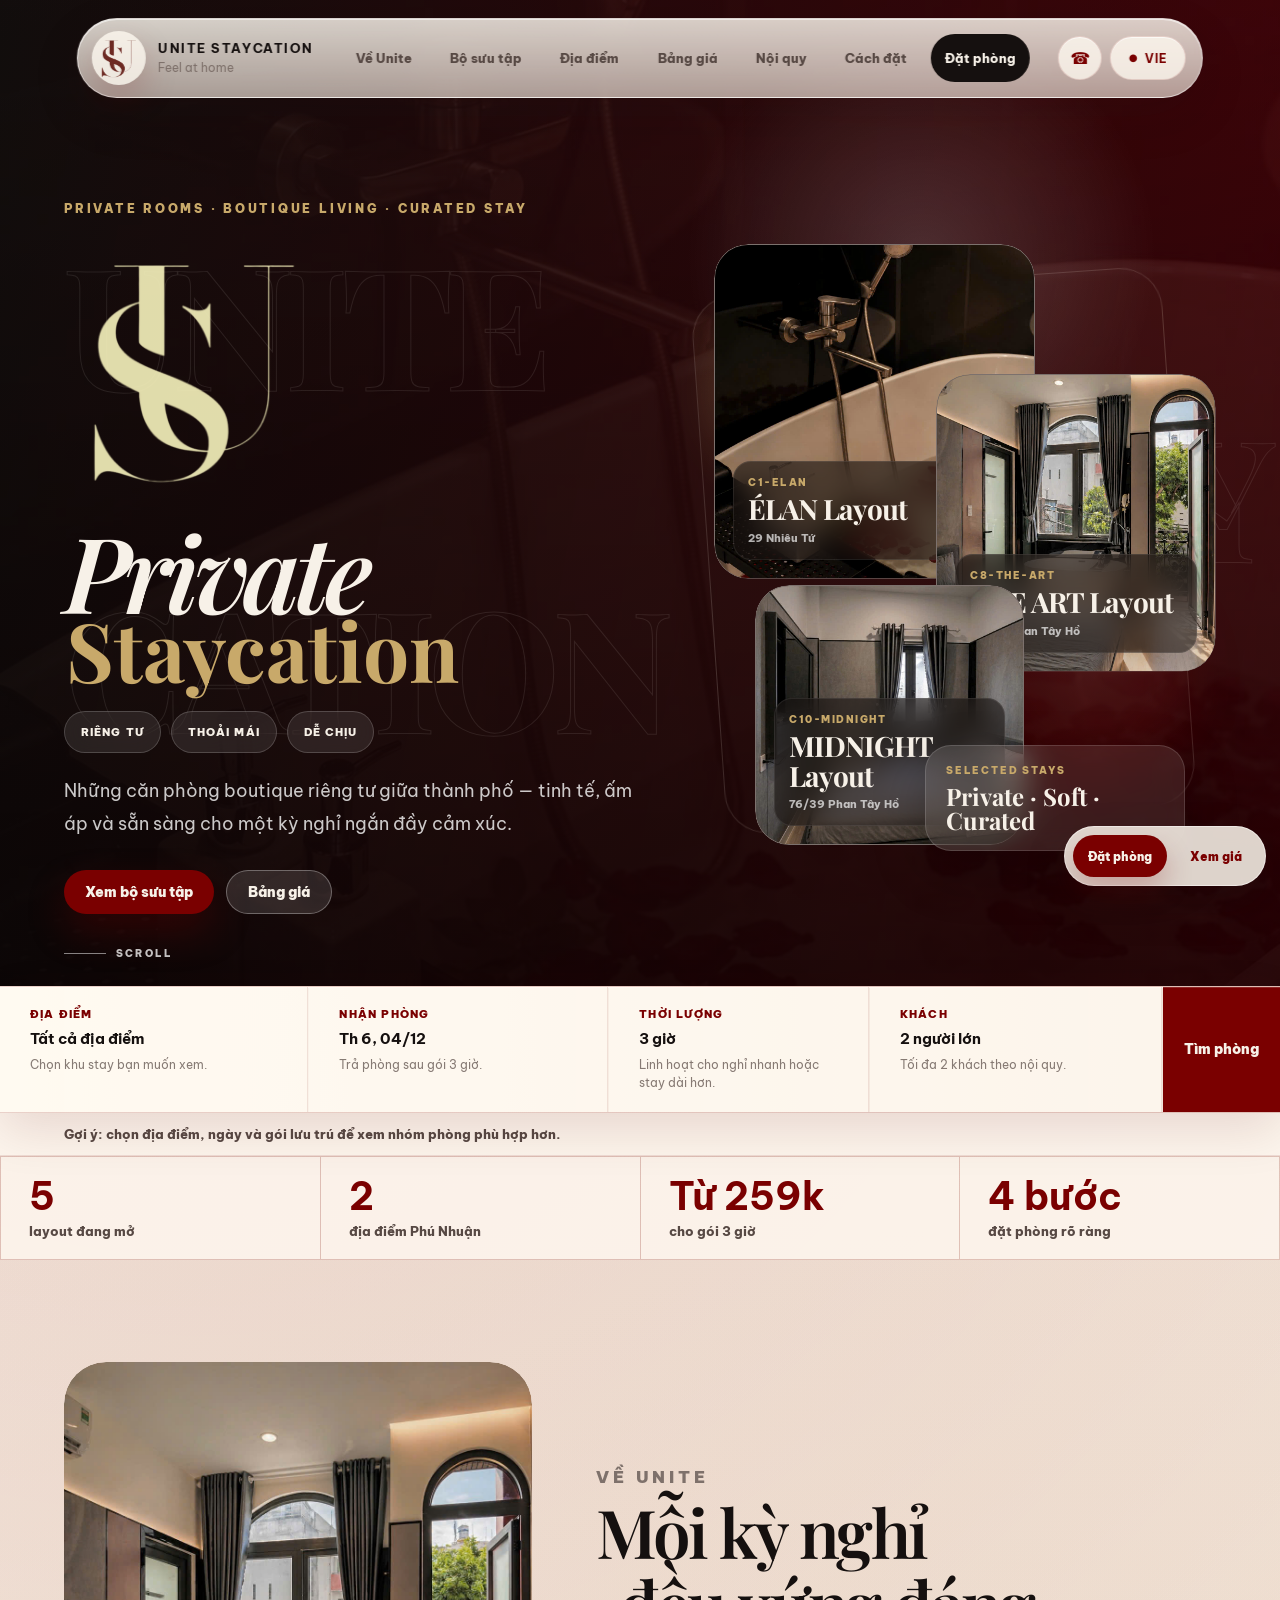
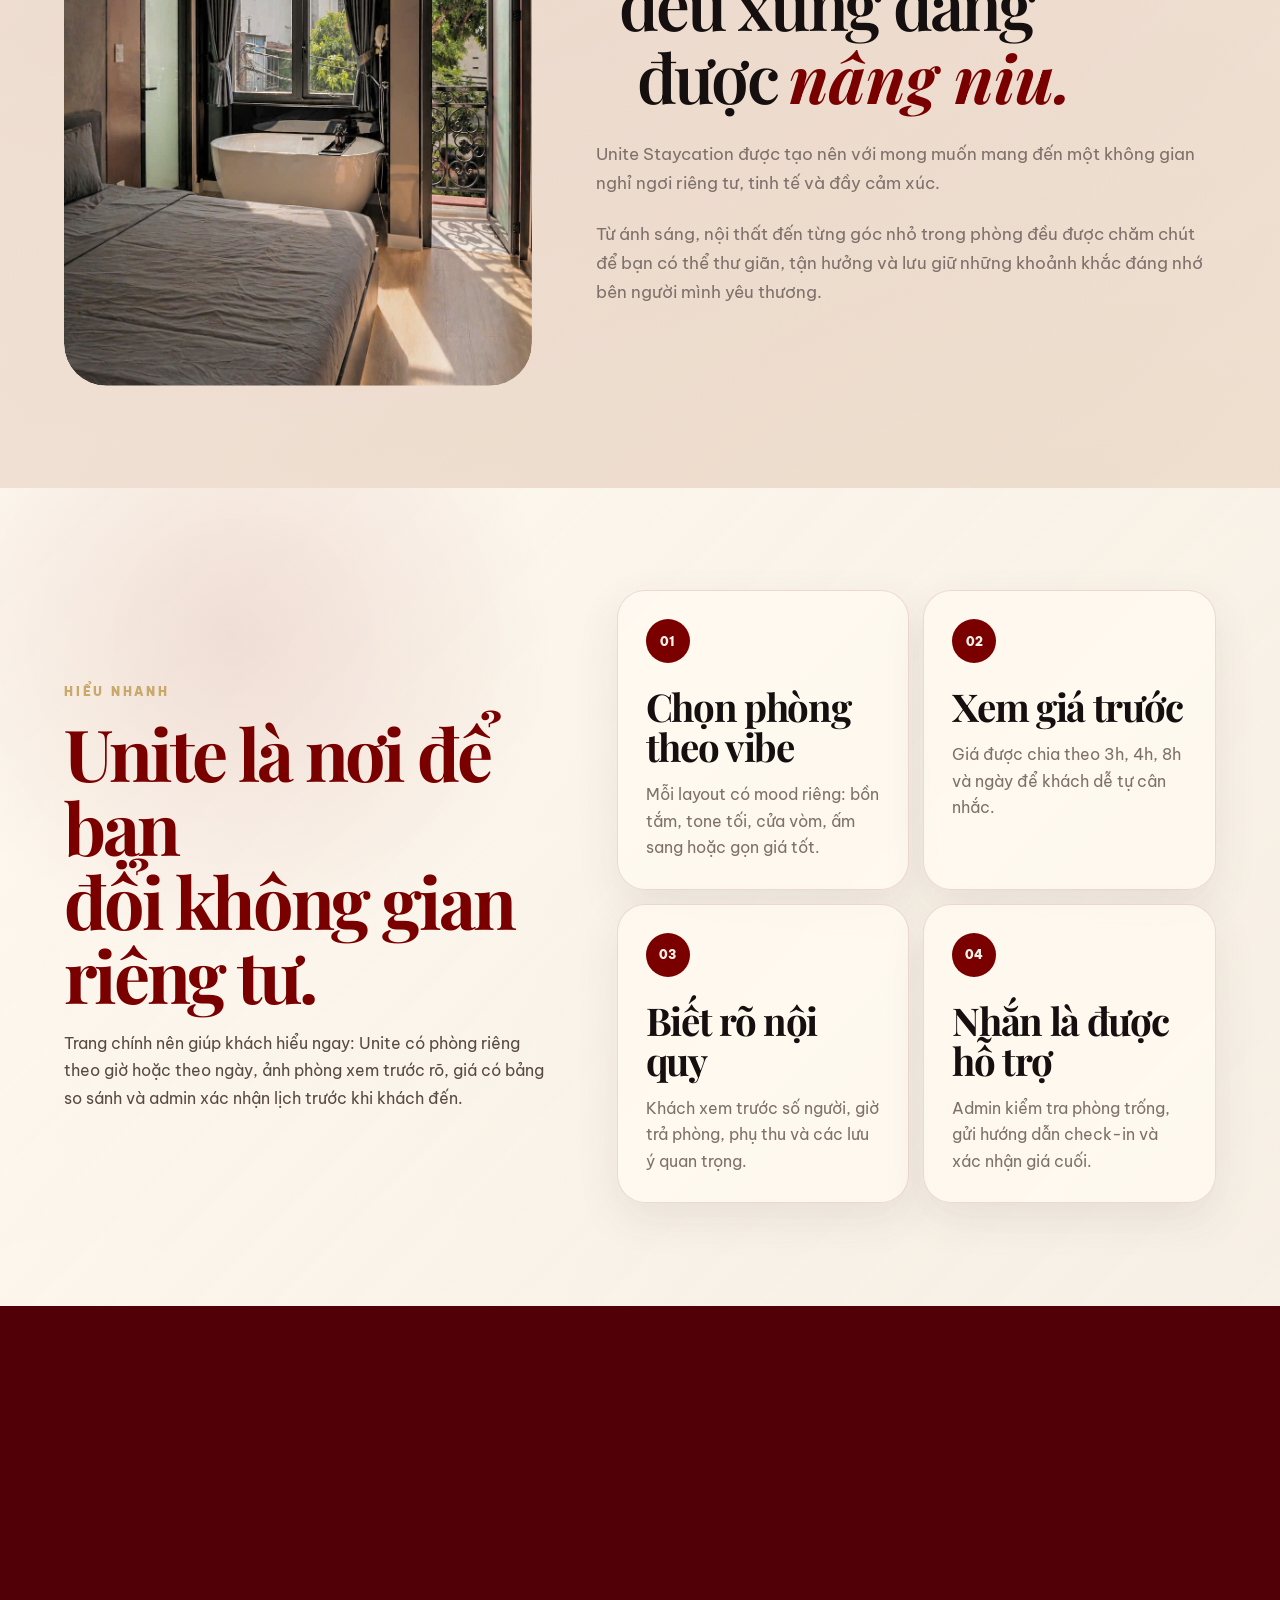
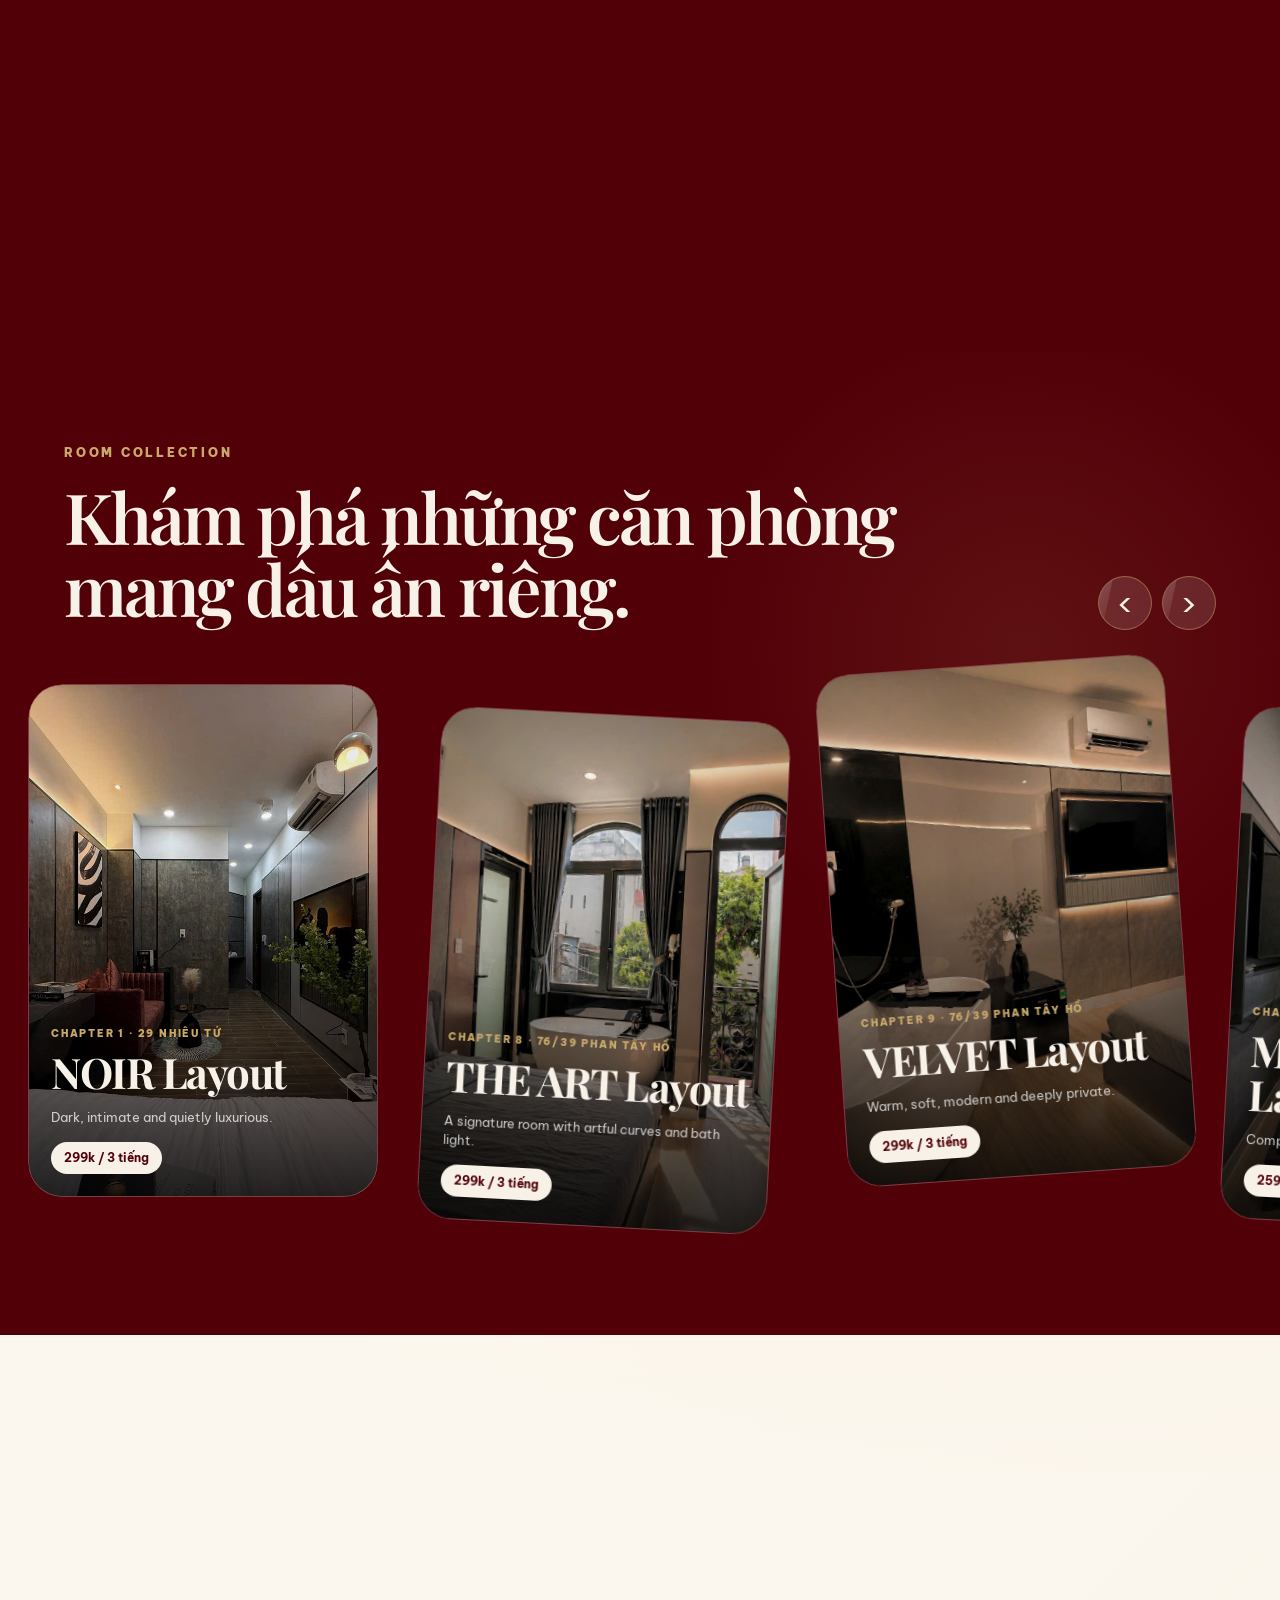
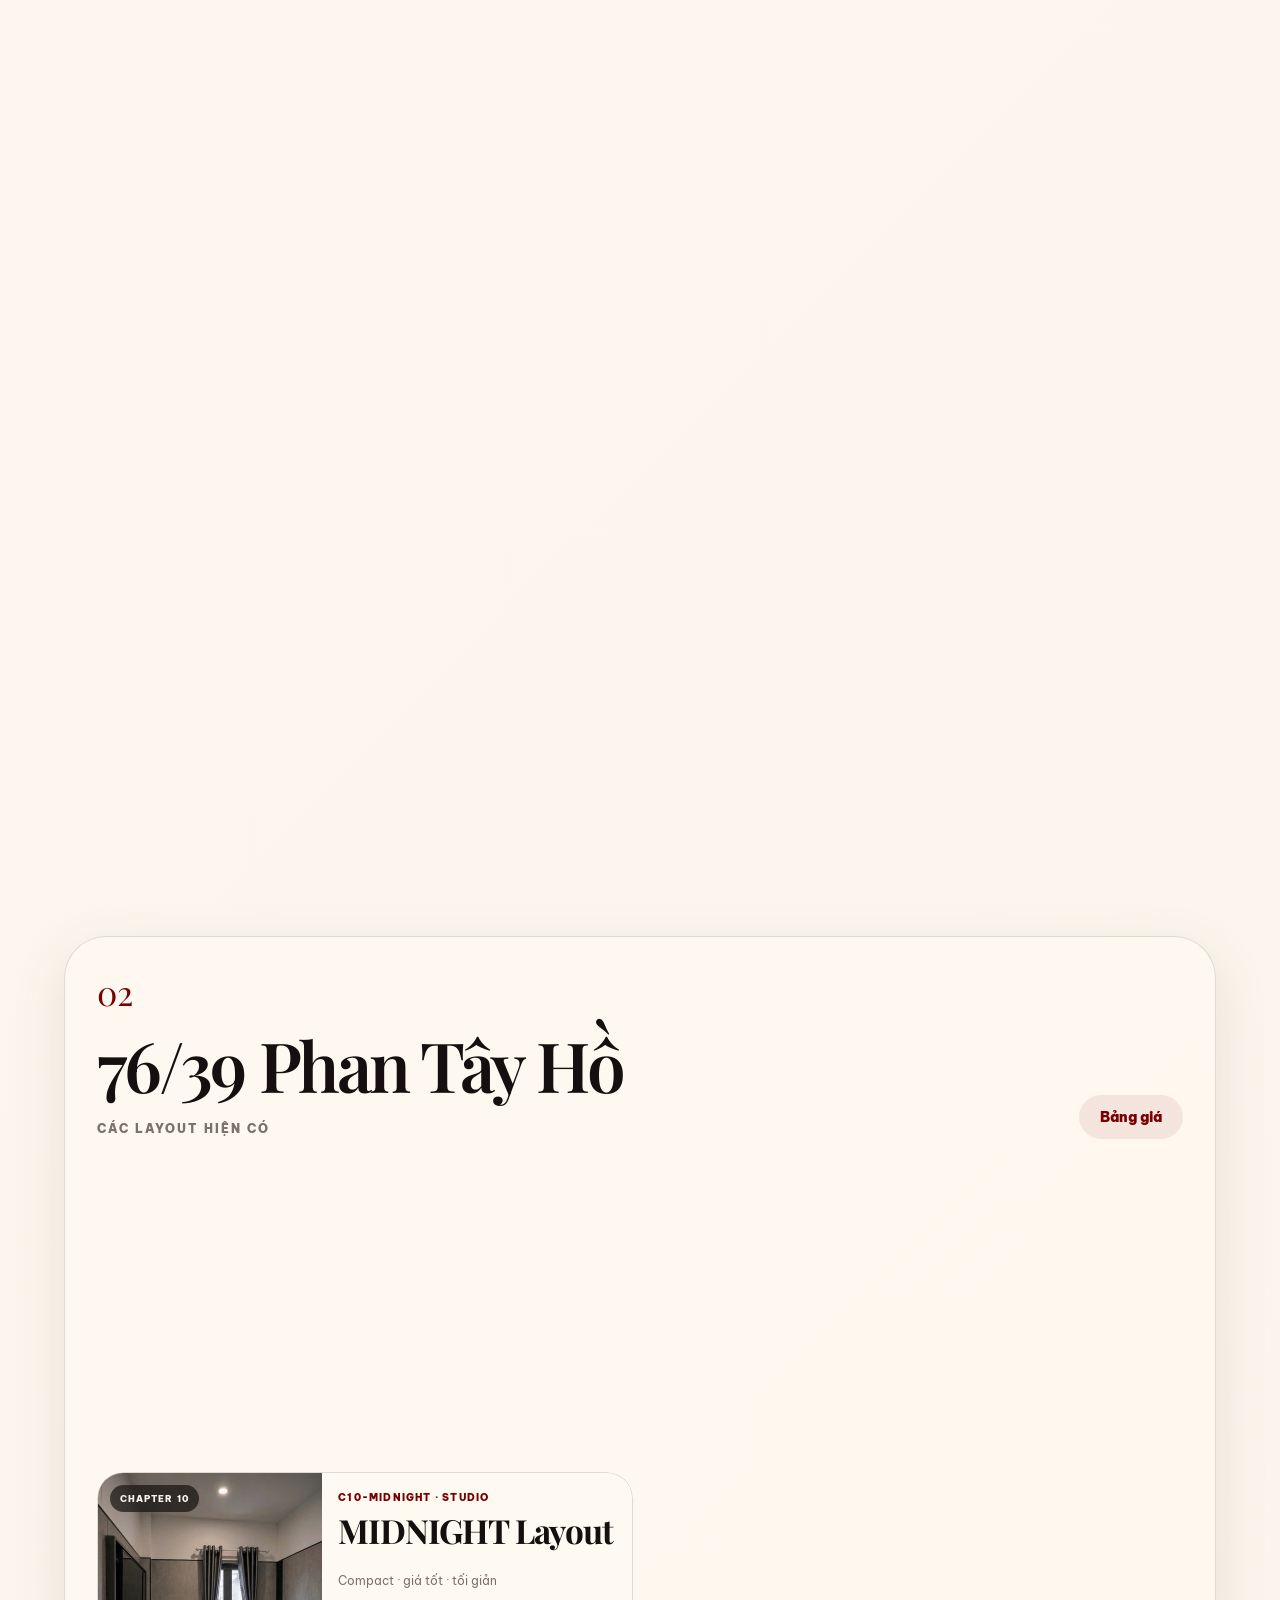
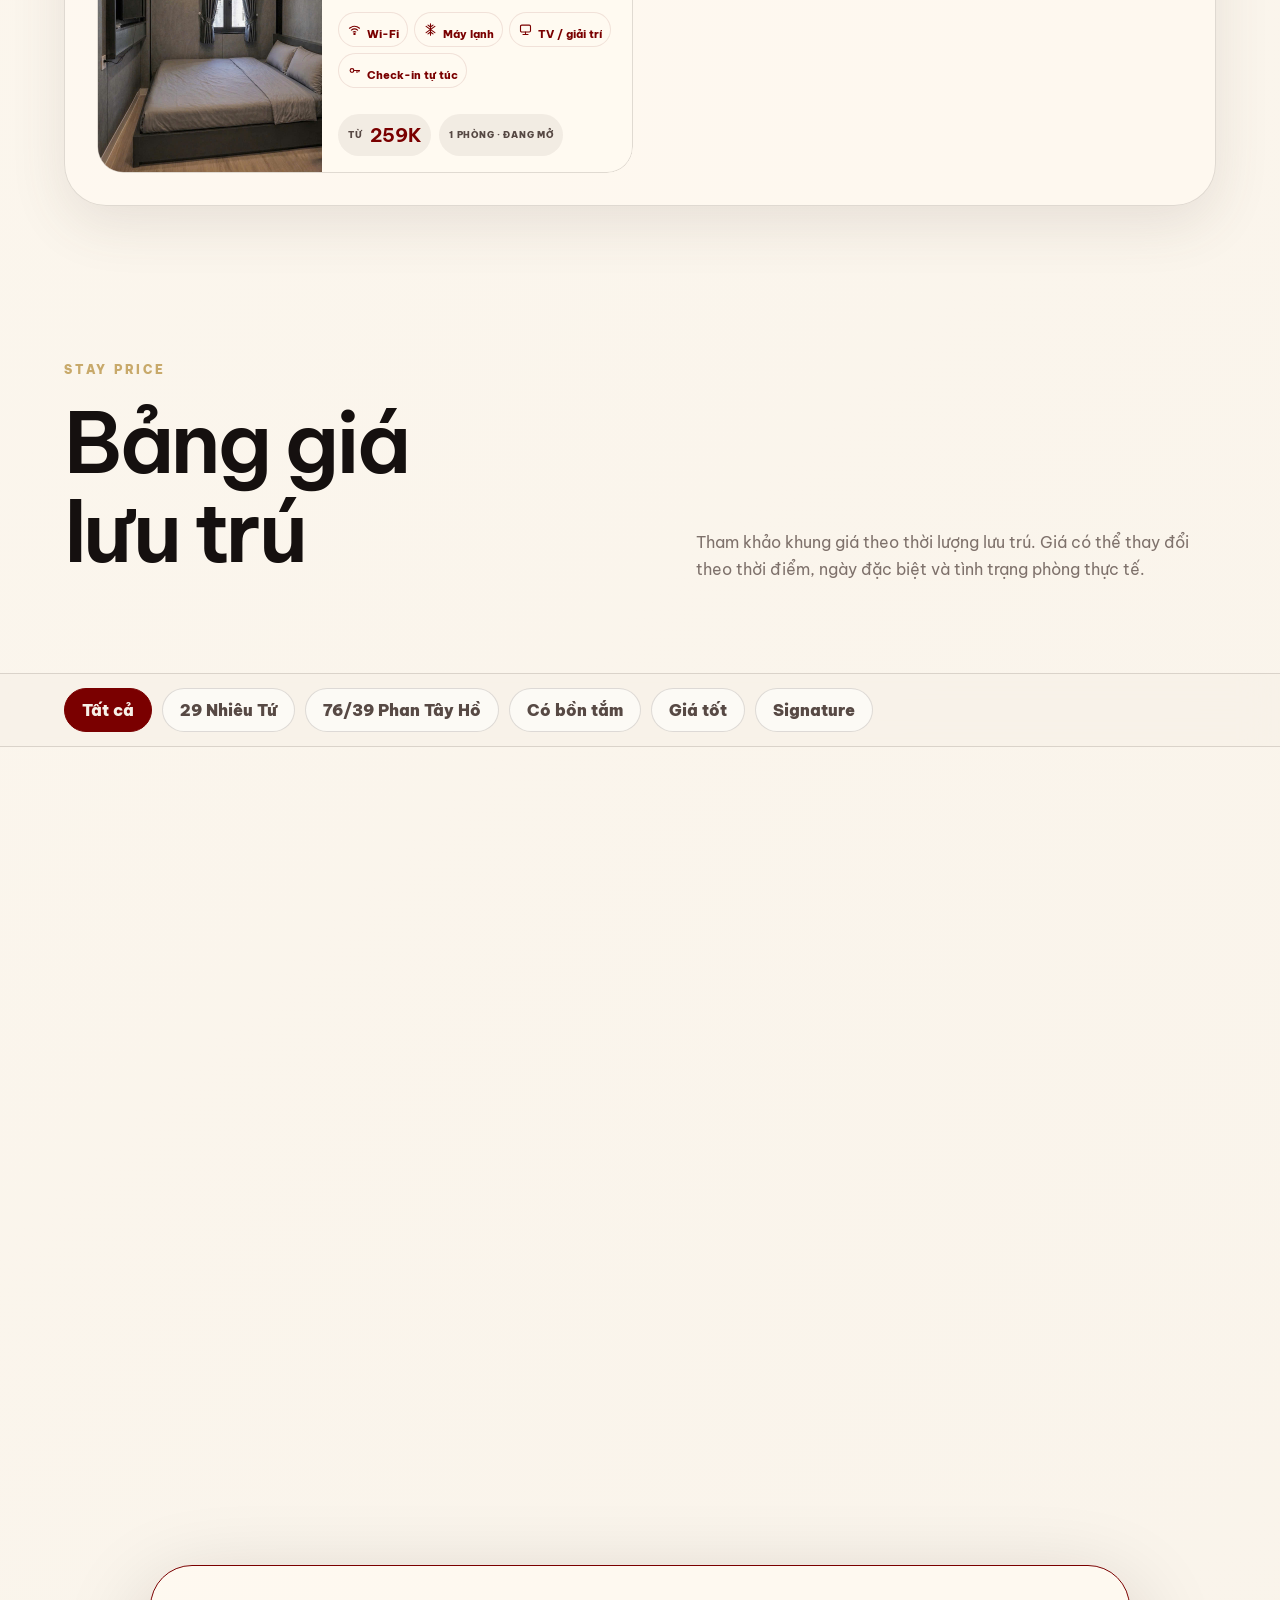
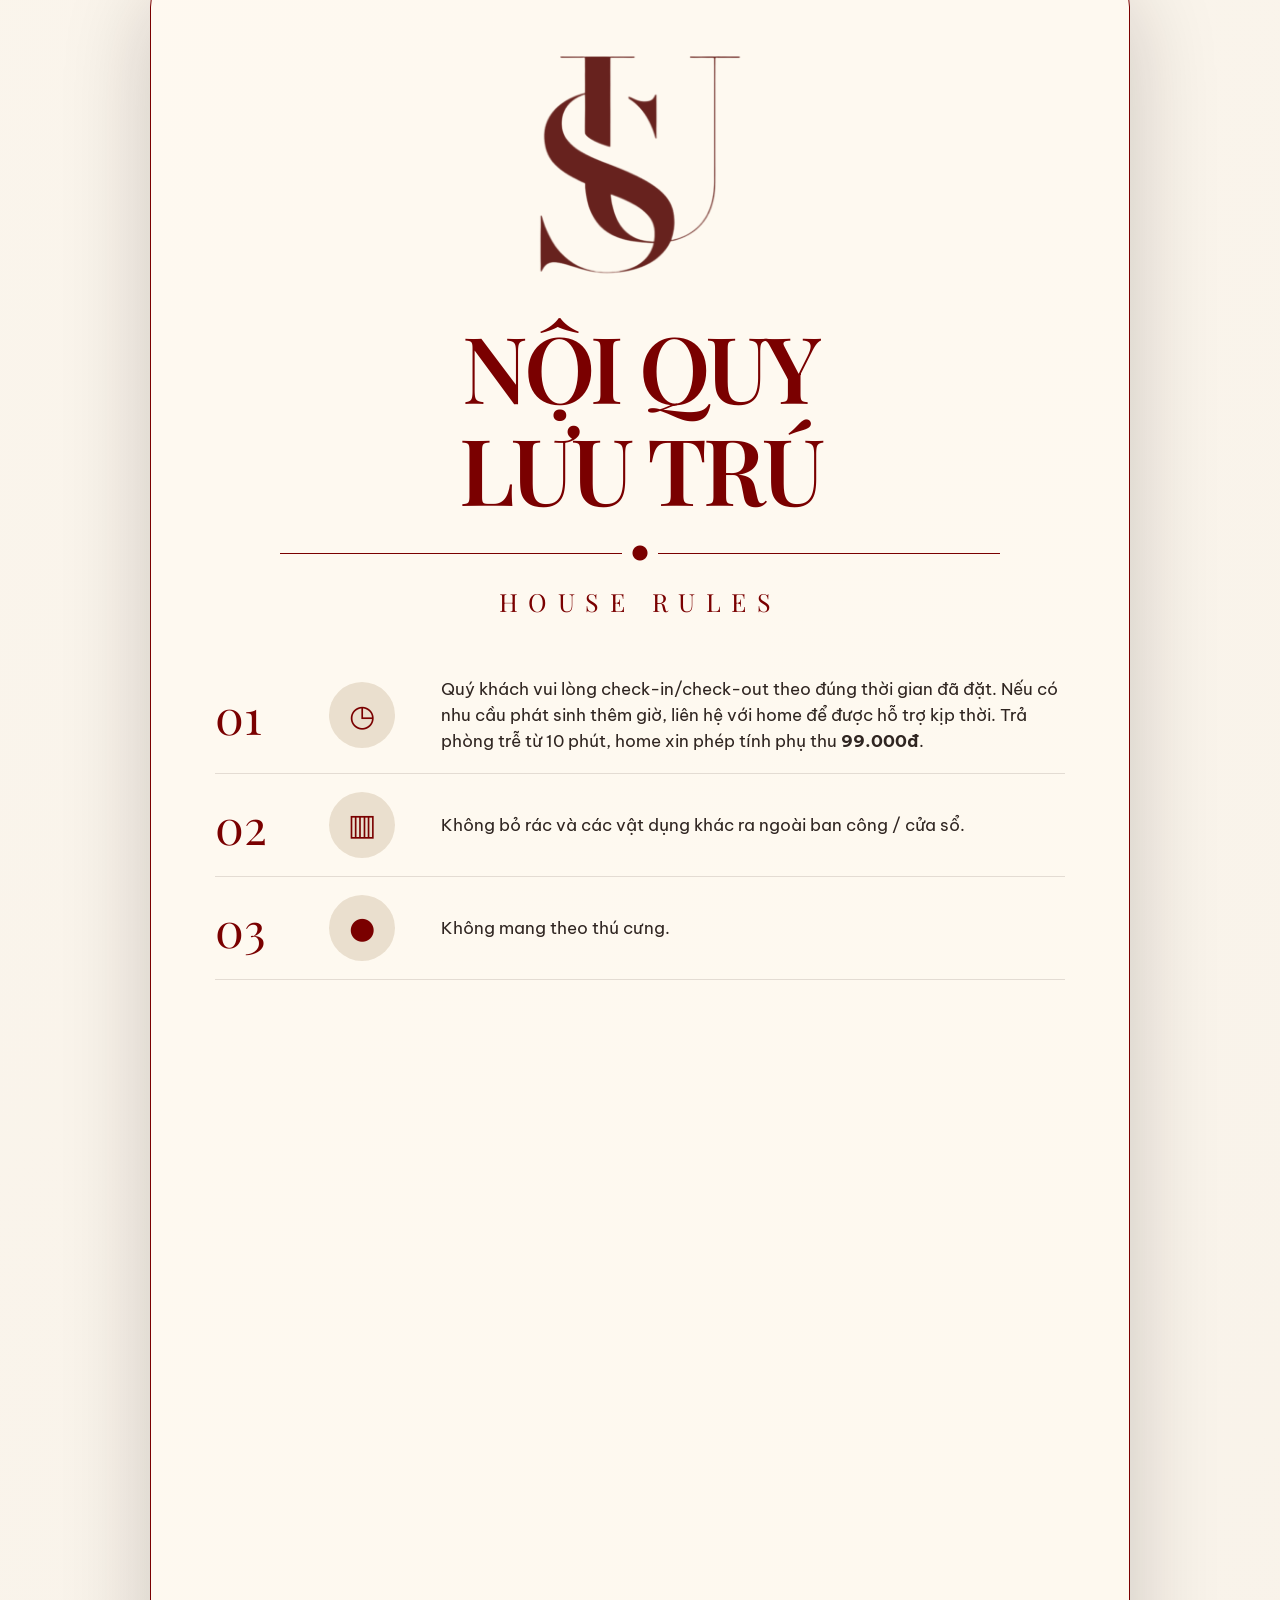
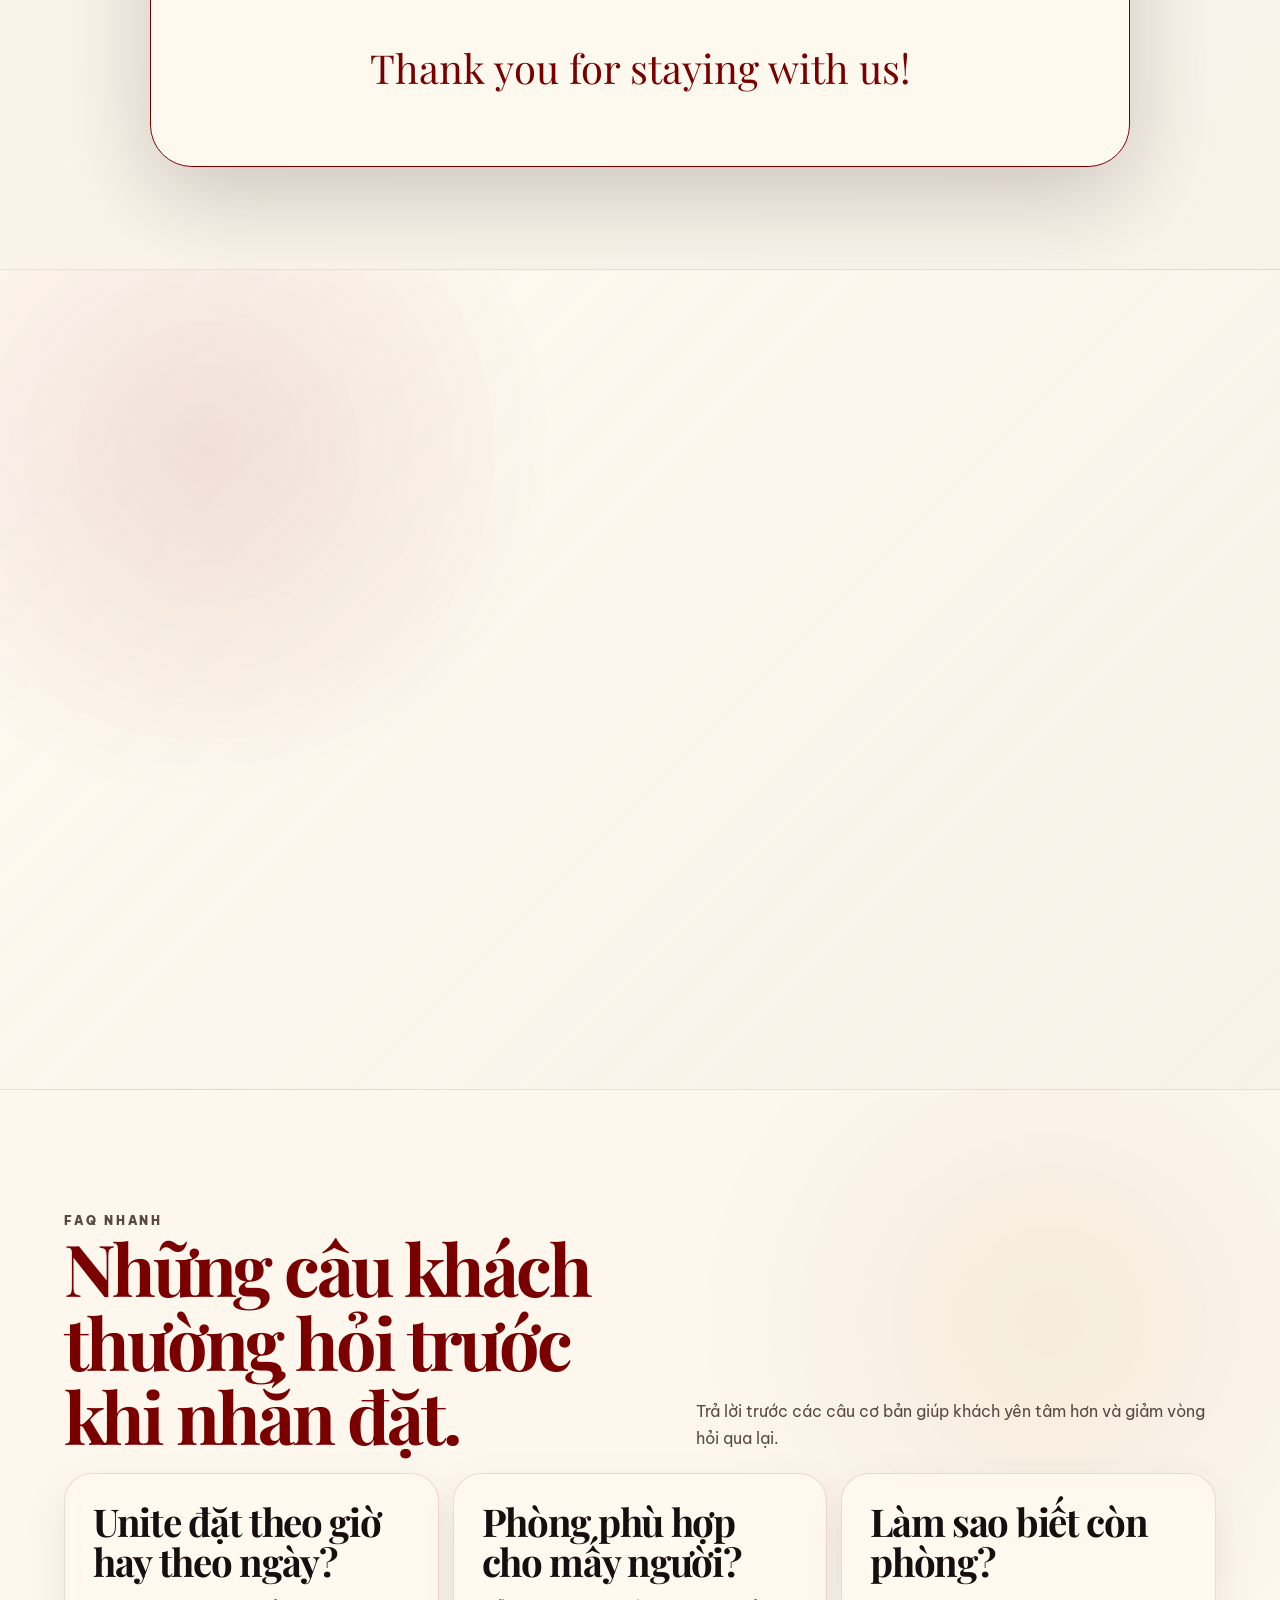
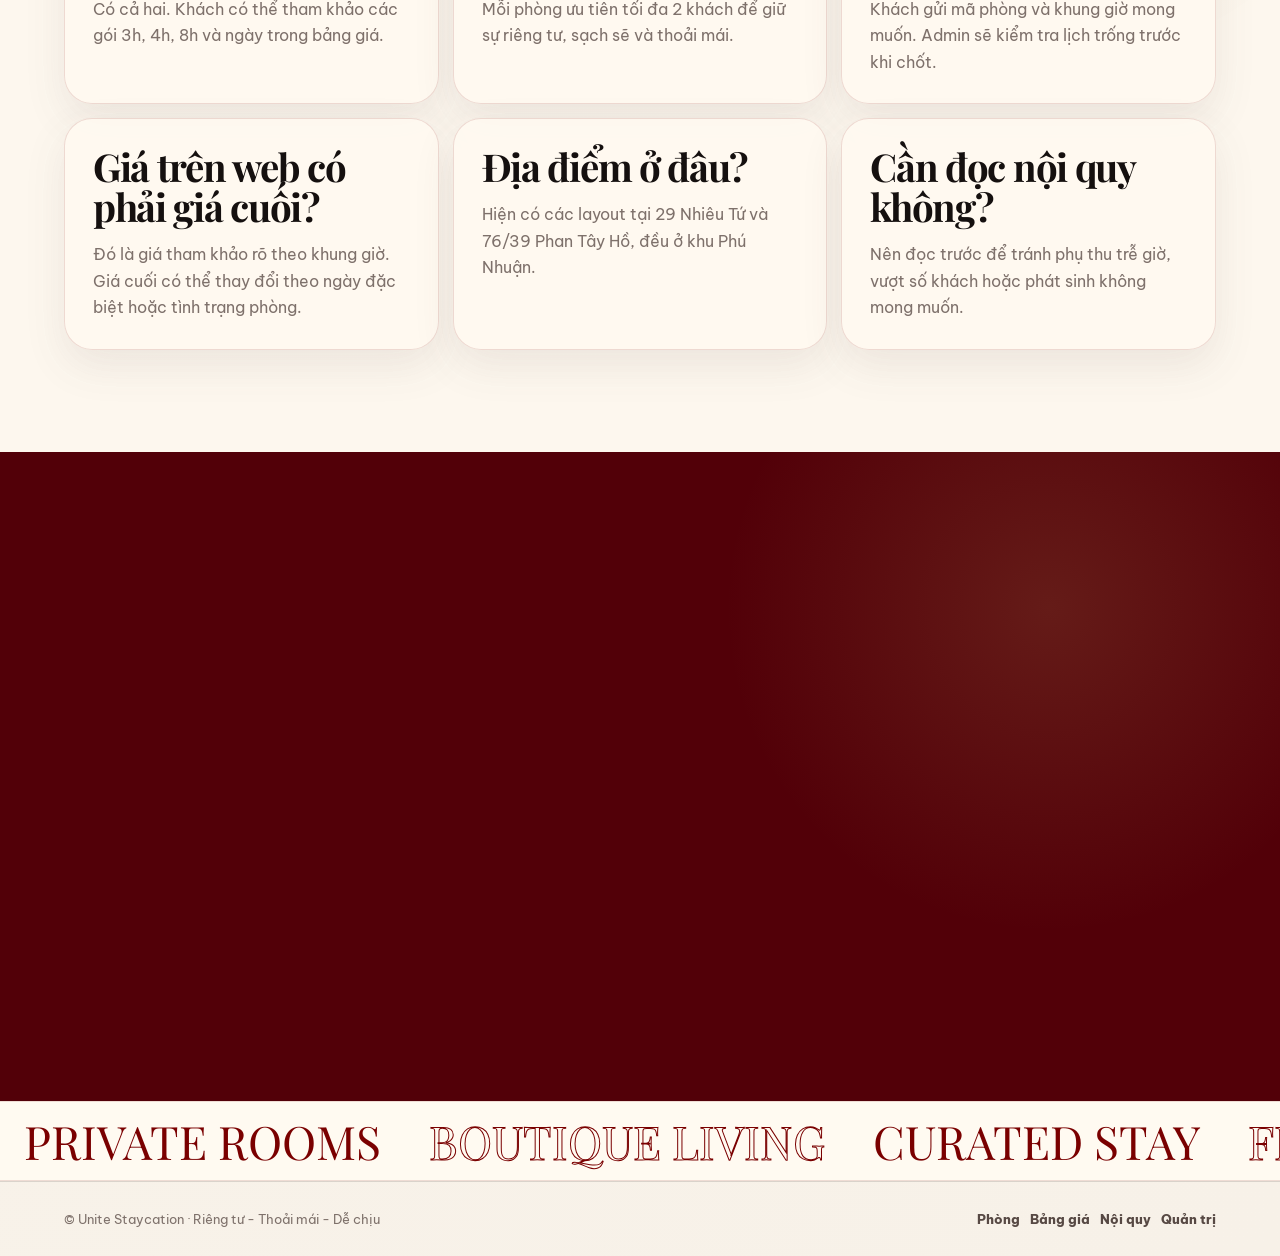
<file: index.html>
<!DOCTYPE html>
<html lang="vi">
<head>
  <meta charset="UTF-8" />
  <meta name="viewport" content="width=device-width, initial-scale=1.0, viewport-fit=cover" />
  <title>Unite Staycation | Boutique Private Rooms</title>
  <meta name="description" content="Unite Staycation - Riêng tư, thoải mái, dễ chịu. Khám phá các layout phòng, bảng giá, nội quy lưu trú và liên hệ." />
  <link rel="stylesheet" href="css/style.css" />
  <link rel="stylesheet" href="css/custom.css?v=smart-dock-v89" />
</head>
<body data-page="home">
  <div class="page-progress" id="pageProgress"></div>

  <div class="page-loader" id="pageLoader" aria-hidden="true">
    <div>
      <span>US</span>
      <p>Preparing your private stay...</p>
    </div>
  </div>

  <header class="site-header" id="siteHeader">
    <a class="brand" href="index.html" aria-label="Unite Staycation">
      <span class="brand-logo"><img src="logo/logo.png" alt="Unite Staycation logo"></span>
      <span class="brand-copy">
        <strong>Unite Staycation</strong>
        <small>Feel at home</small>
      </span>
    </a>

    <nav class="top-nav">
      <a href="#about">Về Unite</a>
      <a href="#roomReel">Bộ sưu tập</a>
      <a href="#homes">Địa điểm</a>
      <a href="#priceList">Bảng giá</a>
      <a href="#rules">Nội quy</a>
      <a href="#bookingFlow">Cách đặt</a>
      <a class="nav-cta" href="rooms.html">Đặt phòng</a>
    </nav>

    <div class="header-tools" aria-label="Công cụ nhanh">
      <button class="tool-icon" type="button" aria-label="Liên hệ nhanh">☎</button>
      <div class="language-switcher" id="languageSwitcher">
        <button class="language-current" type="button" id="languageToggle" aria-expanded="false">
          <span>●</span><strong>VIE</strong>
        </button>
        <div class="language-menu" id="languageMenu" aria-label="Chọn ngôn ngữ">
          <button type="button" data-lang="ENG"><span>●</span> ENG</button>
          <button type="button" data-lang="VIE" class="active"><span>●</span> VIE</button>
          <button type="button" data-lang="CHN"><span>●</span> CHN</button>
        </div>
      </div>
    </div>
  </header>

  <main>
    <section class="hero-cinematic">
      <div class="hero-noise" aria-hidden="true"></div>

      <div class="hero-outline" aria-hidden="true">
        <span>UNITE</span>
        <span>STAY</span>
        <span>CATION</span>
      </div>

      <div class="hero-copy reveal-up">
        <p class="eyebrow">Private rooms · Boutique living · Curated stay</p>

        <div class="hero-logo image-logo">
          <img src="logo/logo.png" alt="Unite Staycation logo">
        </div>

        <h1 class="hero-title">
          <span>Private</span>
          <em>Staycation</em>
        </h1>

        <div class="hero-values" aria-label="Giá trị Unite Staycation">
          <span>Riêng tư</span>
          <span>Thoải mái</span>
          <span>Dễ chịu</span>
        </div>

        <p class="hero-subtitle">
          Những căn phòng boutique riêng tư giữa thành phố — tinh tế, ấm áp và sẵn sàng cho một kỳ nghỉ ngắn đầy cảm xúc.
        </p>

        <div class="hero-actions">
          <a class="btn primary magnetic" href="#roomReel">Xem bộ sưu tập</a>
          <a class="btn ghost magnetic" href="#priceList">Bảng giá</a>
        </div>
      </div>

      <div class="hero-stack" id="heroStack" aria-label="Ảnh nổi bật Unite Staycation"></div>

      <div class="scroll-cue" aria-hidden="true">
        <span></span>
        Scroll
      </div>
    </section>

    <section class="home-booking-bar reveal-up" id="homeBookingBar" aria-label="Tìm phòng nhanh">
      <div class="booking-field" data-panel="destination">
        <button type="button" class="booking-trigger" aria-expanded="false">
          <span>Địa điểm</span>
          <strong id="bookingDestinationText">Tất cả địa điểm</strong>
          <small>Chọn khu stay bạn muốn xem.</small>
        </button>
        <div class="booking-popover destination-popover" data-booking-panel="destination">
          <button type="button" data-destination="all" class="active">Tất cả địa điểm <small>5 layout đang mở</small></button>
          <button type="button" data-destination="29 Nhiêu Tứ">29 Nhiêu Tứ <small>Gần Phan Xích Long</small></button>
          <button type="button" data-destination="76/39 Phan Tây Hồ">76/39 Phan Tây Hồ <small>Yên tĩnh, riêng tư</small></button>
        </div>
      </div>

      <div class="booking-field" data-panel="dates">
        <button type="button" class="booking-trigger" aria-expanded="false">
          <span>Nhận phòng</span>
          <strong id="bookingDateText">Hôm nay</strong>
          <small id="bookingCheckoutText">Trả phòng theo gói đã chọn.</small>
        </button>
        <div class="booking-popover date-popover" data-booking-panel="dates">
          <div class="calendar-toolbar">
            <button type="button" id="calendarPrev" aria-label="Tháng trước">‹</button>
            <strong>Lịch lưu trú</strong>
            <button type="button" id="calendarNext" aria-label="Tháng sau">›</button>
          </div>
          <div class="calendar-months" id="bookingCalendar"></div>
        </div>
      </div>

      <div class="booking-field" data-panel="duration">
        <button type="button" class="booking-trigger" aria-expanded="false">
          <span>Thời lượng</span>
          <strong id="bookingDurationText">3 giờ</strong>
          <small>Linh hoạt cho nghỉ nhanh hoặc stay dài hơn.</small>
        </button>
        <div class="booking-popover duration-popover" data-booking-panel="duration">
          <button type="button" data-duration="3 tiếng" class="active">3 giờ <small>Nghỉ nhanh, xem phim</small></button>
          <button type="button" data-duration="4 tiếng">4 giờ <small>Thoải mái hơn một chút</small></button>
          <button type="button" data-duration="8 tiếng">8 giờ <small>Nửa ngày riêng tư</small></button>
          <button type="button" data-duration="Ngày">Theo ngày <small>Ở lâu, check-in rõ lịch</small></button>
        </div>
      </div>

      <div class="booking-field" data-panel="guests">
        <button type="button" class="booking-trigger" aria-expanded="false">
          <span>Khách</span>
          <strong id="bookingGuestText">2 người lớn</strong>
          <small>Tối đa 2 khách theo nội quy.</small>
        </button>
        <div class="booking-popover guest-popover" data-booking-panel="guests">
          <div class="guest-row">
            <span><strong>Người lớn</strong><small>Từ 13 tuổi trở lên</small></span>
            <div class="counter-control">
              <button type="button" data-counter="adults" data-step="-1">−</button>
              <strong id="adultCount">2</strong>
              <button type="button" data-counter="adults" data-step="1">+</button>
            </div>
          </div>
          <div class="guest-row">
            <span><strong>Trẻ em</strong><small>Dưới 13 tuổi</small></span>
            <div class="counter-control">
              <button type="button" data-counter="children" data-step="-1">−</button>
              <strong id="childCount">0</strong>
              <button type="button" data-counter="children" data-step="1">+</button>
            </div>
          </div>
          <p>Unite ưu tiên tối đa 2 khách/phòng. Nếu có nhu cầu khác, admin sẽ xác nhận riêng.</p>
        </div>
      </div>

      <button class="btn primary booking-search-btn" type="button" id="bookingSearchBtn">Tìm phòng</button>
    </section>

    <div class="booking-result-note" id="bookingResultNote" aria-live="polite">
      Gợi ý: chọn địa điểm, ngày và gói lưu trú để xem nhóm phòng phù hợp hơn.
    </div>

    <section class="home-proof-strip reveal-up" aria-label="Tóm tắt Unite Staycation">
      <div><strong>5</strong><span>layout đang mở</span></div>
      <div><strong>2</strong><span>địa điểm Phú Nhuận</span></div>
      <div><strong>Từ 259k</strong><span>cho gói 3 giờ</span></div>
      <div><strong>4 bước</strong><span>đặt phòng rõ ràng</span></div>
    </section>

    <section id="quickUnderstand" class="quick-understand-section">
      <div class="quick-understand-copy reveal-up">
        <p class="section-kicker">Hiểu nhanh</p>
        <h2 class="smart-title"><span class="title-row">Unite là nơi để bạn</span><span class="title-row">đổi không gian riêng tư.</span></h2>
        <p>
          Trang chính nên giúp khách hiểu ngay: Unite có phòng riêng theo giờ hoặc theo ngày, ảnh phòng xem trước rõ, giá có bảng so sánh và admin xác nhận lịch trước khi khách đến.
        </p>
      </div>

      <div class="quick-understand-grid">
        <article class="quick-card reveal-up">
          <span>01</span>
          <h3>Chọn phòng theo vibe</h3>
          <p>Mỗi layout có mood riêng: bồn tắm, tone tối, cửa vòm, ấm sang hoặc gọn giá tốt.</p>
        </article>
        <article class="quick-card reveal-up">
          <span>02</span>
          <h3>Xem giá trước</h3>
          <p>Giá được chia theo 3h, 4h, 8h và ngày để khách dễ tự cân nhắc.</p>
        </article>
        <article class="quick-card reveal-up">
          <span>03</span>
          <h3>Biết rõ nội quy</h3>
          <p>Khách xem trước số người, giờ trả phòng, phụ thu và các lưu ý quan trọng.</p>
        </article>
        <article class="quick-card reveal-up">
          <span>04</span>
          <h3>Nhắn là được hỗ trợ</h3>
          <p>Admin kiểm tra phòng trống, gửi hướng dẫn check-in và xác nhận giá cuối.</p>
        </article>
      </div>
    </section>

    <section class="ticker-section" aria-label="Unite Staycation ticker">
      <div class="ticker-track">
        <span>PRIVATE ROOMS</span>
        <span>BOUTIQUE LIVING</span>
        <span>CURATED STAY</span>
        <span>FEEL AT HOME</span>
        <span>UNITE STAYCATION</span>
        <span>PRIVATE ROOMS</span>
        <span>BOUTIQUE LIVING</span>
        <span>CURATED STAY</span>
        <span>FEEL AT HOME</span>
        <span>UNITE STAYCATION</span>
      </div>
    </section>

    <section id="stayMatch" class="stay-match-section">
      <div class="section-line-heading reveal-up">
        <div>
          <p class="section-kicker">Chọn nhanh theo nhu cầu</p>
          <h2>Bạn đang cần kiểu stay nào?</h2>
        </div>
        <p>Khách mới thường không biết nên bắt đầu từ đâu. Các lựa chọn này dẫn thẳng đến layout phù hợp nhất.</p>
      </div>

      <div class="stay-match-grid">
        <a class="match-card reveal-up" href="room.html?id=C1-ELAN">
          <img src="img/C1-ELAN/0.jpg" alt="ÉLAN Layout" loading="lazy">
          <span>Bồn tắm · Couple</span>
          <h3>Muốn một buổi riêng tư có điểm nhấn.</h3>
          <p>Gợi ý: ÉLAN Layout, hợp dịp kỷ niệm, nghỉ ngắn hoặc chụp hình lifestyle.</p>
        </a>
        <a class="match-card reveal-up" href="room.html?id=C8-THE-ART">
          <img src="img/C8-THE-ART/0.jpg" alt="THE ART Layout" loading="lazy">
          <span>Signature · Cửa vòm</span>
          <h3>Muốn phòng đẹp và có gu hơn.</h3>
          <p>Gợi ý: THE ART Layout, nổi bật nhờ đường cong, ánh sáng và bồn tắm rời.</p>
        </a>
        <a class="match-card reveal-up" href="room.html?id=C10-MIDNIGHT">
          <img src="img/C10-MIDNIGHT/0.jpg" alt="MIDNIGHT Layout" loading="lazy">
          <span>Giá tốt · Gọn sạch</span>
          <h3>Cần một nơi riêng tư dễ đặt.</h3>
          <p>Gợi ý: MIDNIGHT Layout, tối giản, tiện và dễ tiếp cận hơn về giá.</p>
        </a>
        <a class="match-card reveal-up" href="room.html?id=C1-NOIR">
          <img src="img/C1-NOIR/0.jpg" alt="NOIR Layout" loading="lazy">
          <span>Tone tối · Private</span>
          <h3>Thích không gian trầm và cá tính.</h3>
          <p>Gợi ý: NOIR Layout, hợp xem phim, nghỉ vài giờ hoặc một tối yên tĩnh.</p>
        </a>
      </div>
    </section>

    <!-- Room Collection được đẩy lên trước Stay Collection -->
    <section id="roomReel" class="reel-section">
      <div class="reel-heading reveal-up">
        <div>
          <p class="section-kicker">Room Collection</p>
          <h2 class="smart-title reel-title"><span class="title-row">Khám phá những căn phòng</span><span class="title-row">mang dấu ấn riêng.</span></h2>
        </div>
        <div class="reel-controls" aria-label="Điều khiển Room Collection">
          <button class="circle-btn" id="reelPrev" type="button" aria-label="Lùi">‹</button>
          <button class="circle-btn" id="reelNext" type="button" aria-label="Tiến">›</button>
        </div>
      </div>

      <div class="reel-window cursor-grab" id="reelWindow" aria-label="Room Collection có thể kéo ngang">
        <div class="reel-track" id="reelTrack"></div>
      </div>
    </section>

    <section id="about" class="about-section">
      <div class="about-media reveal-up">
        <img src="img/C8-THE-ART/0.jpg" alt="Không gian Unite Staycation" loading="lazy" />
      </div>

      <div class="about-copy reveal-up">
        <p class="section-kicker">Về Unite</p>
        <h2 class="smart-title about-title"><span class="title-row">Mỗi kỳ nghỉ</span><span class="title-row">đều xứng đáng</span><span class="title-row title-row-inline">được <em>nâng niu.</em></span></h2>
        <p>
          Unite Staycation được tạo nên với mong muốn mang đến một không gian nghỉ ngơi riêng tư,
          tinh tế và đầy cảm xúc.
        </p>
        <p>
          Từ ánh sáng, nội thất đến từng góc nhỏ trong phòng đều được chăm chút để bạn có thể thư giãn,
          tận hưởng và lưu giữ những khoảnh khắc đáng nhớ bên người mình yêu thương.
        </p>
      </div>
    </section>

    <section id="homes" class="section editorial-intro">
      <div class="reveal-up">
        <p class="section-kicker">Stay Collection</p>
        <h2 class="smart-title homes-title"><span class="title-row">Các không gian lưu trú</span><span class="title-row">tại Unite Staycation.</span></h2>
      </div>
      <p class="section-desc reveal-up">
        Khám phá các layout tại từng địa chỉ, mỗi căn phòng mang một tinh thần riêng: riêng tư, tinh tế và dễ chịu cho từng khoảnh khắc lưu trú.
      </p>
    </section>

    <section class="home-block reveal-up">
      <div class="home-head">
        <div>
          <span>01</span>
          <h2>29 Nhiêu Tứ</h2>
          <p>Các layout hiện có</p>
        </div>
        <a class="btn soft" href="#priceList">Bảng giá</a>
      </div>
      <div class="home-room-grid" id="homeNhieuTu"></div>
    </section>

    <section class="home-block reveal-up">
      <div class="home-head">
        <div>
          <span>02</span>
          <h2>76/39 Phan Tây Hồ</h2>
          <p>Các layout hiện có</p>
        </div>
        <a class="btn soft" href="#priceList">Bảng giá</a>
      </div>
      <div class="home-room-grid" id="homePhanTayHo"></div>
    </section>

    <section id="priceList" class="price-section">
      <div class="section price-intro">
        <div class="reveal-up">
          <p class="section-kicker">Stay price</p>
          <h2 class="smart-title price-title"><span class="keep-phrase">Bảng giá</span> <span class="keep-phrase">lưu trú</span></h2>
        </div>
        <p class="section-desc reveal-up">
          Tham khảo khung giá theo thời lượng lưu trú. Giá có thể thay đổi theo thời điểm, ngày đặc biệt và tình trạng phòng thực tế.
        </p>
      </div>

      <section class="filter-bar" aria-label="Bộ lọc phòng">
        <button class="filter-btn active" data-filter="all">Tất cả</button>
        <button class="filter-btn" data-filter="29 Nhiêu Tứ">29 Nhiêu Tứ</button>
        <button class="filter-btn" data-filter="76/39 Phan Tây Hồ">76/39 Phan Tây Hồ</button>
        <button class="filter-btn" data-filter="bathtub">Có bồn tắm</button>
        <button class="filter-btn" data-filter="budget">Giá tốt</button>
        <button class="filter-btn" data-filter="signature">Signature</button>
      </section>

      <section class="price-compare-wrap">
        <div id="priceCompare" class="price-compare" aria-live="polite"></div>
      </section>
    </section>

    <section id="bookingFlow" class="booking-flow-section">
      <div class="booking-flow-copy reveal-up">
        <p class="section-kicker">Booking flow</p>
        <h2 class="smart-title"><span class="title-row">Từ xem phòng</span><span class="title-row">đến nhận lịch ở.</span></h2>
        <p>
          Unite nên giữ chất riêng tư, mềm và có gu; phần vận hành chỉ cần rõ hơn để khách không bị lạc sau khi xem ảnh và bảng giá.
        </p>
      </div>

      <div class="booking-flow-grid">
        <article class="flow-card reveal-up">
          <span>01</span>
          <h3>Chọn vibe phòng</h3>
          <p>Xem bộ sưu tập, mở chi tiết từng layout và chọn đúng cảm giác muốn ở.</p>
        </article>
        <article class="flow-card reveal-up">
          <span>02</span>
          <h3>So sánh giá</h3>
          <p>Lọc theo địa điểm, bồn tắm, signature hoặc giá tốt trước khi nhắn đặt.</p>
        </article>
        <article class="flow-card reveal-up">
          <span>03</span>
          <h3>Xác nhận phòng</h3>
          <p>Admin kiểm tra lịch trống, giá theo khung giờ và gửi hướng dẫn thanh toán.</p>
        </article>
        <article class="flow-card reveal-up">
          <span>04</span>
          <h3>Nhận check-in</h3>
          <p>Khách nhận địa chỉ, nội quy, giờ vào phòng và kênh hỗ trợ trong suốt kỳ ở.</p>
        </article>
      </div>
    </section>

    <section id="rules" class="rules-section">
      <div class="rules-card reveal-up">
        <div class="rules-brand image-logo">
          <img src="logo/logo.png" alt="Unite Staycation logo">
        </div>

        <h2 class="smart-title rules-title"><span class="title-row">Nội quy</span><span class="title-row">lưu trú</span></h2>
        <div class="ornament" aria-hidden="true"></div>
        <p class="rules-subtitle">House Rules</p>

        <div class="rules-list" id="rulesList"></div>

        <p class="thank-you">Thank you for staying with us!</p>
      </div>
    </section>

    <section id="homeFaq" class="home-faq-section">
      <div class="section-line-heading reveal-up">
        <div>
          <p class="section-kicker">FAQ nhanh</p>
          <h2>Những câu khách thường hỏi trước khi nhắn đặt.</h2>
        </div>
        <p>Trả lời trước các câu cơ bản giúp khách yên tâm hơn và giảm vòng hỏi qua lại.</p>
      </div>

      <div class="home-faq-grid">
        <article class="home-faq-card reveal-up">
          <h3>Unite đặt theo giờ hay theo ngày?</h3>
          <p>Có cả hai. Khách có thể tham khảo các gói 3h, 4h, 8h và ngày trong bảng giá.</p>
        </article>
        <article class="home-faq-card reveal-up">
          <h3>Phòng phù hợp cho mấy người?</h3>
          <p>Mỗi phòng ưu tiên tối đa 2 khách để giữ sự riêng tư, sạch sẽ và thoải mái.</p>
        </article>
        <article class="home-faq-card reveal-up">
          <h3>Làm sao biết còn phòng?</h3>
          <p>Khách gửi mã phòng và khung giờ mong muốn. Admin sẽ kiểm tra lịch trống trước khi chốt.</p>
        </article>
        <article class="home-faq-card reveal-up">
          <h3>Giá trên web có phải giá cuối?</h3>
          <p>Đó là giá tham khảo rõ theo khung giờ. Giá cuối có thể thay đổi theo ngày đặc biệt hoặc tình trạng phòng.</p>
        </article>
        <article class="home-faq-card reveal-up">
          <h3>Địa điểm ở đâu?</h3>
          <p>Hiện có các layout tại 29 Nhiêu Tứ và 76/39 Phan Tây Hồ, đều ở khu Phú Nhuận.</p>
        </article>
        <article class="home-faq-card reveal-up">
          <h3>Cần đọc nội quy không?</h3>
          <p>Nên đọc trước để tránh phụ thu trễ giờ, vượt số khách hoặc phát sinh không mong muốn.</p>
        </article>
      </div>
    </section>

    <section id="contact" class="contact-section">
      <div class="contact-copy reveal-up">
        <p class="section-kicker">Contact</p>
        <h2 class="smart-title contact-title"><span class="title-row">Book your</span><span class="title-row"><em>private escape</em>.</span></h2>
        <p>Phần liên hệ nên là nơi chốt hành động: chọn phòng, xem giá, đọc nội quy và chuyển nhanh qua hub quản trị khi cần cập nhật nội dung.</p>
      </div>

      <div class="contact-grid reveal-up">
        <a href="#roomReel" class="contact-item"><span>RM</span><strong>Room</strong><small>Xem lại bộ sưu tập phòng</small></a>
        <a href="#priceList" class="contact-item"><span>PR</span><strong>Price</strong><small>So sánh giá theo khung giờ</small></a>
        <a href="#rules" class="contact-item"><span>RL</span><strong>Rules</strong><small>Nội quy gửi trước khi check-in</small></a>
        <a href="#bookingFlow" class="contact-item"><span>FL</span><strong>Flow</strong><small>Xem cách đặt và nhận check-in</small></a>
      </div>
    </section>
  </main>

  <footer class="site-footer">
    <div class="footer-grid">
      <p>© Unite Staycation · Riêng tư - Thoải mái - Dễ chịu</p>
      <nav class="footer-links" aria-label="Footer links">
        <a href="#roomReel">Phòng</a>
        <a href="#priceList">Bảng giá</a>
        <a href="#rules">Nội quy</a>
        <a href="admin.html">Quản trị</a>
      </nav>
    </div>
  </footer>

  <div class="floating-contact" aria-label="Liên hệ nhanh">
    <a href="#contact">Đặt phòng</a>
    <a href="#priceList">Xem giá</a>
  </div>

  <script src="js/rooms.js?v=smart-dock-v89"></script>
  <script src="js/app.js?v=smart-dock-v89"></script>
  <script src="js/luxury-effects.js"></script>
</body>
</html>
</file>
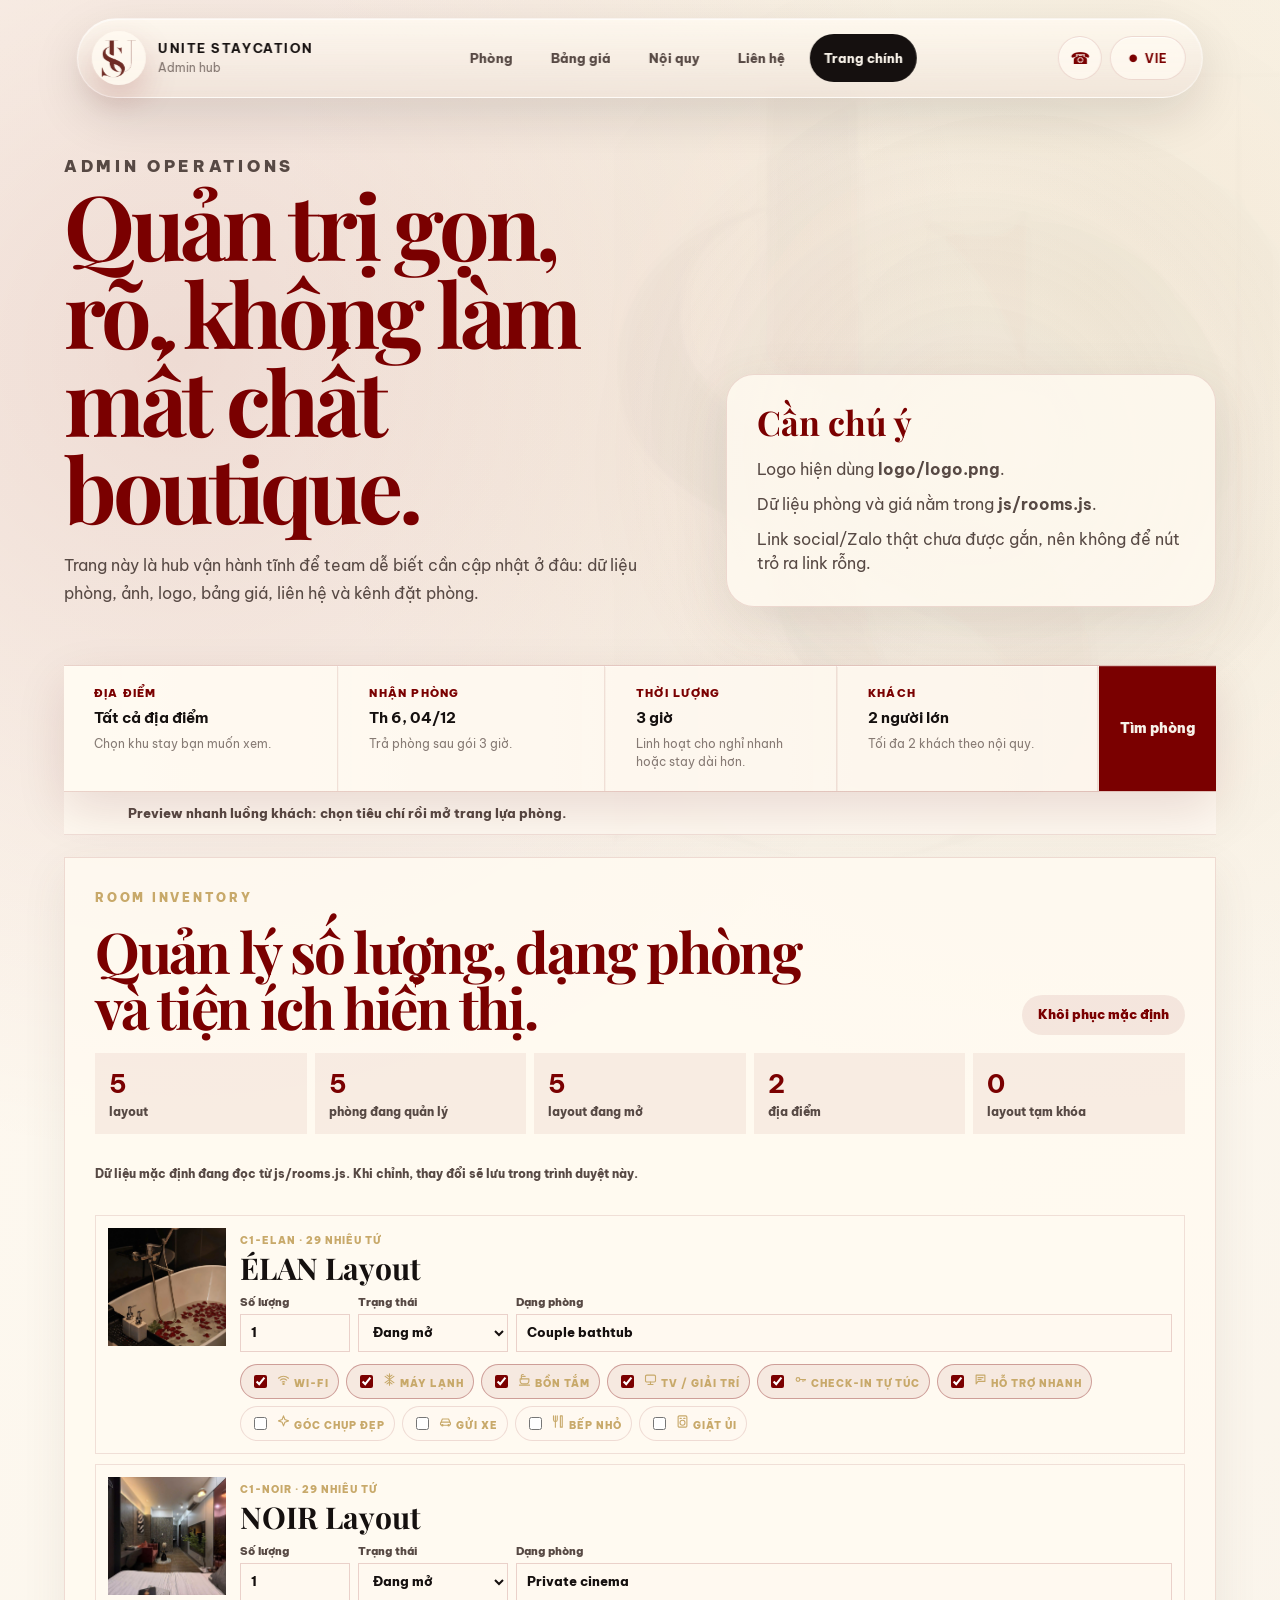
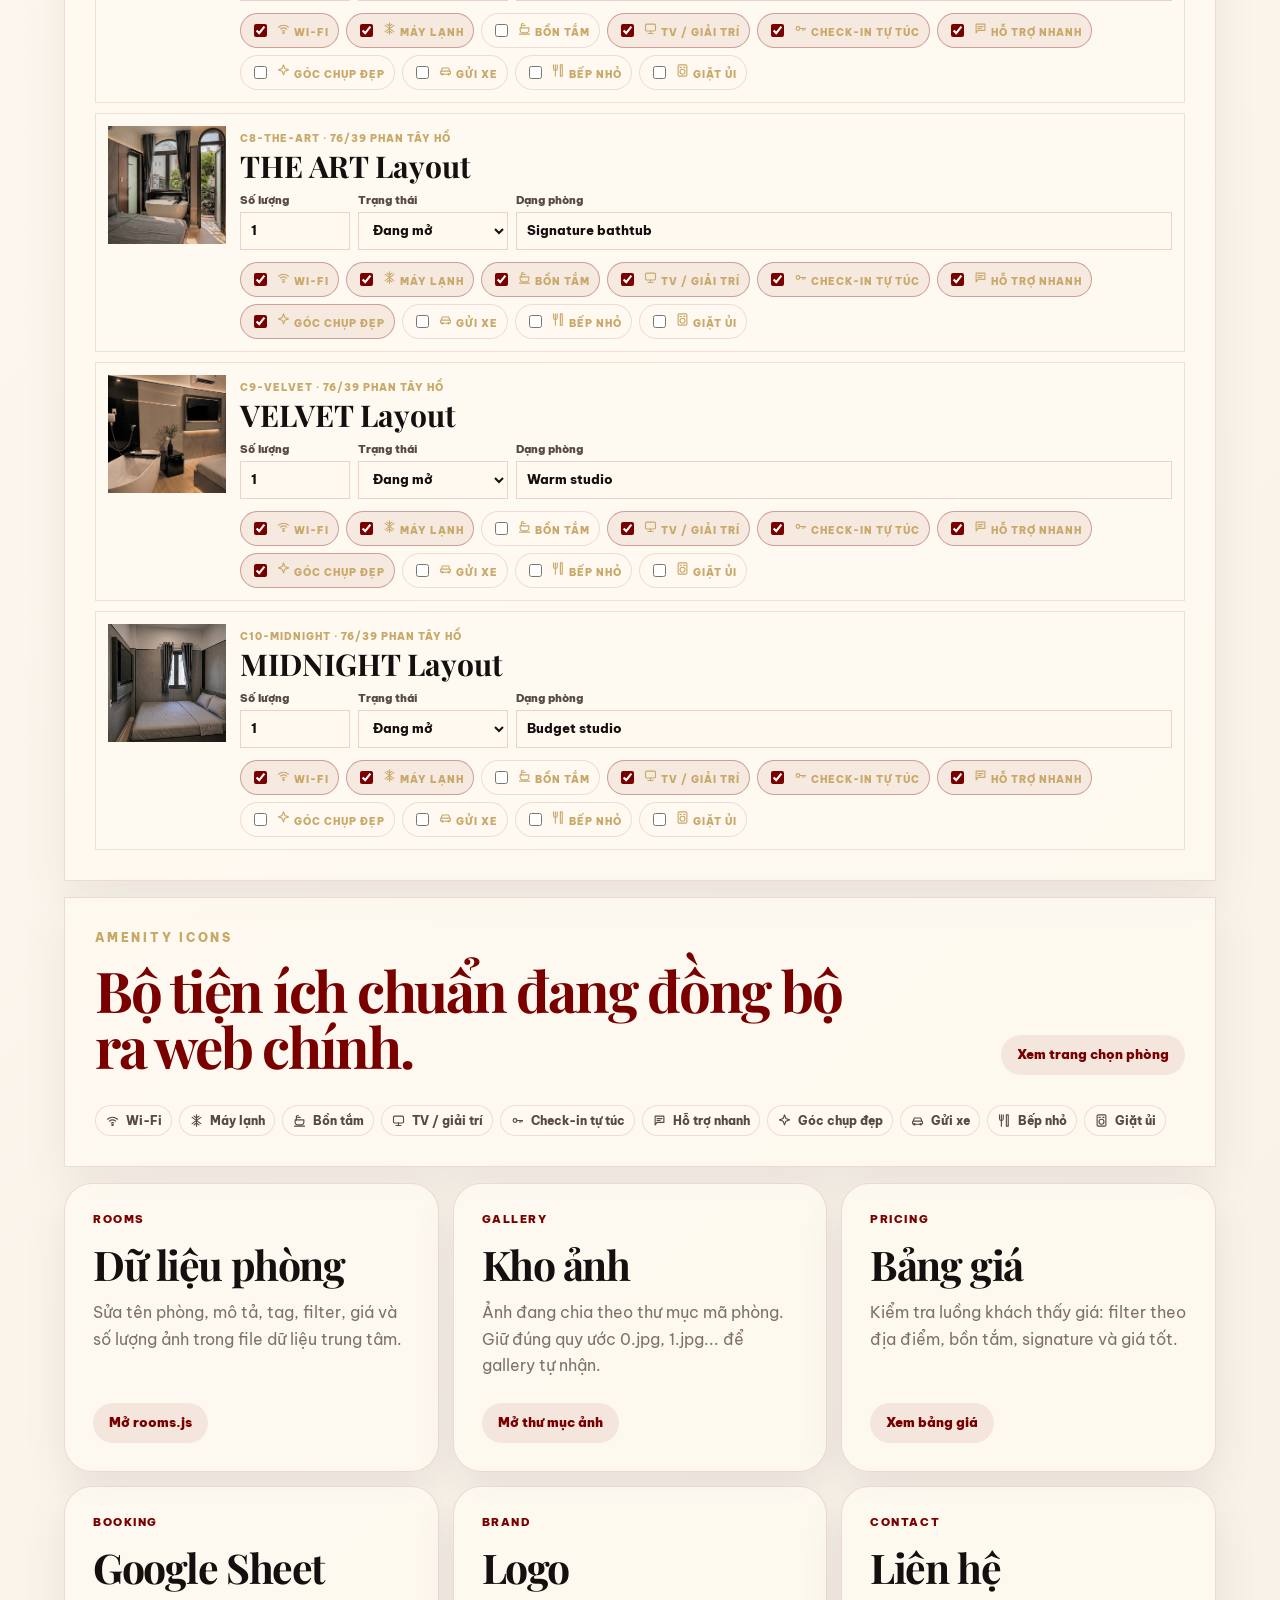
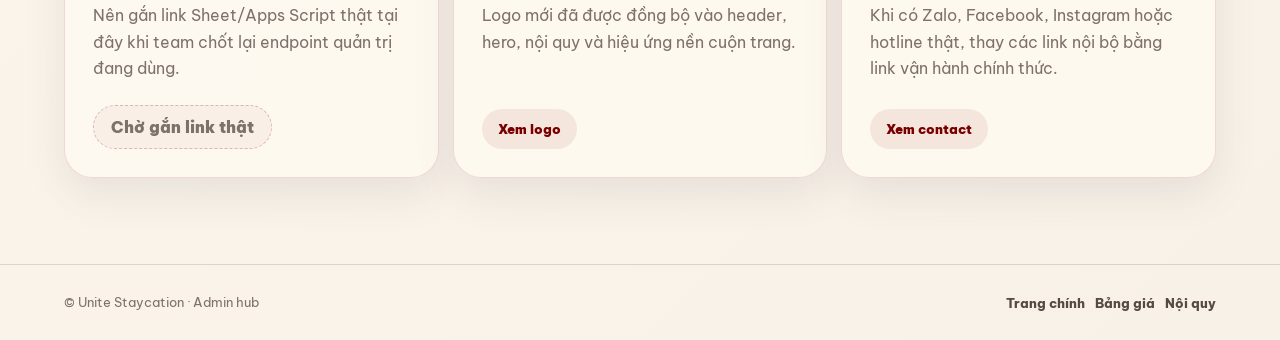
<file: admin.html>
<!DOCTYPE html>
<html lang="vi">
<head>
  <meta charset="UTF-8" />
  <meta name="viewport" content="width=device-width, initial-scale=1.0, viewport-fit=cover" />
  <title>Quản trị | Unite Staycation</title>
  <meta name="description" content="Hub quản trị nội dung, hình ảnh, bảng giá và luồng đặt phòng của Unite Staycation." />
  <link rel="stylesheet" href="css/style.css" />
  <link rel="stylesheet" href="css/custom.css?v=smart-dock-v89" />
</head>
<body data-page="admin">
  <div class="page-progress" id="pageProgress"></div>

  <header class="site-header" id="siteHeader">
    <a class="brand" href="index.html" aria-label="Unite Staycation">
      <span class="brand-logo"><img src="logo/logo.png" alt="Unite Staycation logo"></span>
      <span class="brand-copy">
        <strong>Unite Staycation</strong>
        <small>Admin hub</small>
      </span>
    </a>

    <nav class="top-nav">
      <a href="index.html#roomReel">Phòng</a>
      <a href="index.html#priceList">Bảng giá</a>
      <a href="index.html#rules">Nội quy</a>
      <a href="index.html#contact">Liên hệ</a>
      <a class="nav-cta" href="index.html">Trang chính</a>
    </nav>

    <div class="header-tools" aria-label="Công cụ nhanh">
      <button class="tool-icon" type="button" aria-label="Liên hệ nhanh">☎</button>
      <div class="language-switcher" id="languageSwitcher">
        <button class="language-current" type="button" id="languageToggle" aria-expanded="false">
          <span>●</span><strong>VIE</strong>
        </button>
        <div class="language-menu" id="languageMenu" aria-label="Chọn ngôn ngữ">
          <button type="button" data-lang="ENG"><span>●</span> ENG</button>
          <button type="button" data-lang="VIE" class="active"><span>●</span> VIE</button>
          <button type="button" data-lang="CHN"><span>●</span> CHN</button>
        </div>
      </div>
    </div>
  </header>

  <main class="admin-page">
    <section class="admin-hero">
      <div class="reveal-up">
        <p class="section-kicker">Admin operations</p>
        <h1>Quản trị gọn, rõ, không làm mất chất boutique.</h1>
        <p>
          Trang này là hub vận hành tĩnh để team dễ biết cần cập nhật ở đâu: dữ liệu phòng, ảnh, logo, bảng giá, liên hệ và kênh đặt phòng.
        </p>
      </div>

      <aside class="admin-status reveal-up">
        <strong>Cần chú ý</strong>
        <ul>
          <li>Logo hiện dùng <b>logo/logo.png</b>.</li>
          <li>Dữ liệu phòng và giá nằm trong <b>js/rooms.js</b>.</li>
          <li>Link social/Zalo thật chưa được gắn, nên không để nút trỏ ra link rỗng.</li>
        </ul>
      </aside>
    </section>

    <div id="adminBookingMount" class="admin-booking-mount"></div>

    <section class="admin-console reveal-up" aria-label="Quản lý phòng và tiện ích">
      <div class="admin-console-head">
        <div>
          <p class="section-kicker">Room inventory</p>
          <h2>Quản lý số lượng, dạng phòng và tiện ích hiển thị.</h2>
        </div>
        <button class="btn soft small" type="button" id="adminResetOverrides">Khôi phục mặc định</button>
      </div>

      <div id="adminMetrics" class="admin-metrics" aria-label="Tổng quan dữ liệu phòng"></div>
      <p id="adminSaveState" class="admin-save-state">Dữ liệu mặc định đang đọc từ js/rooms.js. Khi chỉnh, thay đổi sẽ lưu trong trình duyệt này.</p>

      <div id="adminRoomManager" class="admin-room-manager"></div>
    </section>

    <section class="admin-console admin-amenity-console reveal-up" aria-label="Danh mục tiện ích">
      <div class="admin-console-head">
        <div>
          <p class="section-kicker">Amenity icons</p>
          <h2>Bộ tiện ích chuẩn đang đồng bộ ra web chính.</h2>
        </div>
        <a class="btn soft small" href="rooms.html">Xem trang chọn phòng</a>
      </div>
      <div id="adminAmenityCatalog" class="admin-amenity-catalog"></div>
    </section>

    <section class="admin-grid" aria-label="Các khu vực quản trị">
      <article class="admin-card reveal-up">
        <span>Rooms</span>
        <h2>Dữ liệu phòng</h2>
        <p>Sửa tên phòng, mô tả, tag, filter, giá và số lượng ảnh trong file dữ liệu trung tâm.</p>
        <a class="btn soft small" href="js/rooms.js">Mở rooms.js</a>
      </article>

      <article class="admin-card reveal-up">
        <span>Gallery</span>
        <h2>Kho ảnh</h2>
        <p>Ảnh đang chia theo thư mục mã phòng. Giữ đúng quy ước 0.jpg, 1.jpg... để gallery tự nhận.</p>
        <a class="btn soft small" href="img/">Mở thư mục ảnh</a>
      </article>

      <article class="admin-card reveal-up">
        <span>Pricing</span>
        <h2>Bảng giá</h2>
        <p>Kiểm tra luồng khách thấy giá: filter theo địa điểm, bồn tắm, signature và giá tốt.</p>
        <a class="btn soft small" href="index.html#priceList">Xem bảng giá</a>
      </article>

      <article class="admin-card reveal-up">
        <span>Booking</span>
        <h2>Google Sheet</h2>
        <p>Nên gắn link Sheet/Apps Script thật tại đây khi team chốt lại endpoint quản trị đang dùng.</p>
        <button class="disabled-action" type="button" disabled>Chờ gắn link thật</button>
      </article>

      <article class="admin-card reveal-up">
        <span>Brand</span>
        <h2>Logo</h2>
        <p>Logo mới đã được đồng bộ vào header, hero, nội quy và hiệu ứng nền cuộn trang.</p>
        <a class="btn soft small" href="logo/logo.png">Xem logo</a>
      </article>

      <article class="admin-card reveal-up">
        <span>Contact</span>
        <h2>Liên hệ</h2>
        <p>Khi có Zalo, Facebook, Instagram hoặc hotline thật, thay các link nội bộ bằng link vận hành chính thức.</p>
        <a class="btn soft small" href="index.html#contact">Xem contact</a>
      </article>
    </section>
  </main>

  <footer class="site-footer">
    <div class="footer-grid">
      <p>© Unite Staycation · Admin hub</p>
      <nav class="footer-links" aria-label="Footer links">
        <a href="index.html">Trang chính</a>
        <a href="index.html#priceList">Bảng giá</a>
        <a href="index.html#rules">Nội quy</a>
      </nav>
    </div>
  </footer>

  <script src="js/rooms.js?v=smart-dock-v89"></script>
  <script src="js/app.js?v=smart-dock-v89"></script>
  <script src="js/luxury-effects.js"></script>
</body>
</html>
</file>
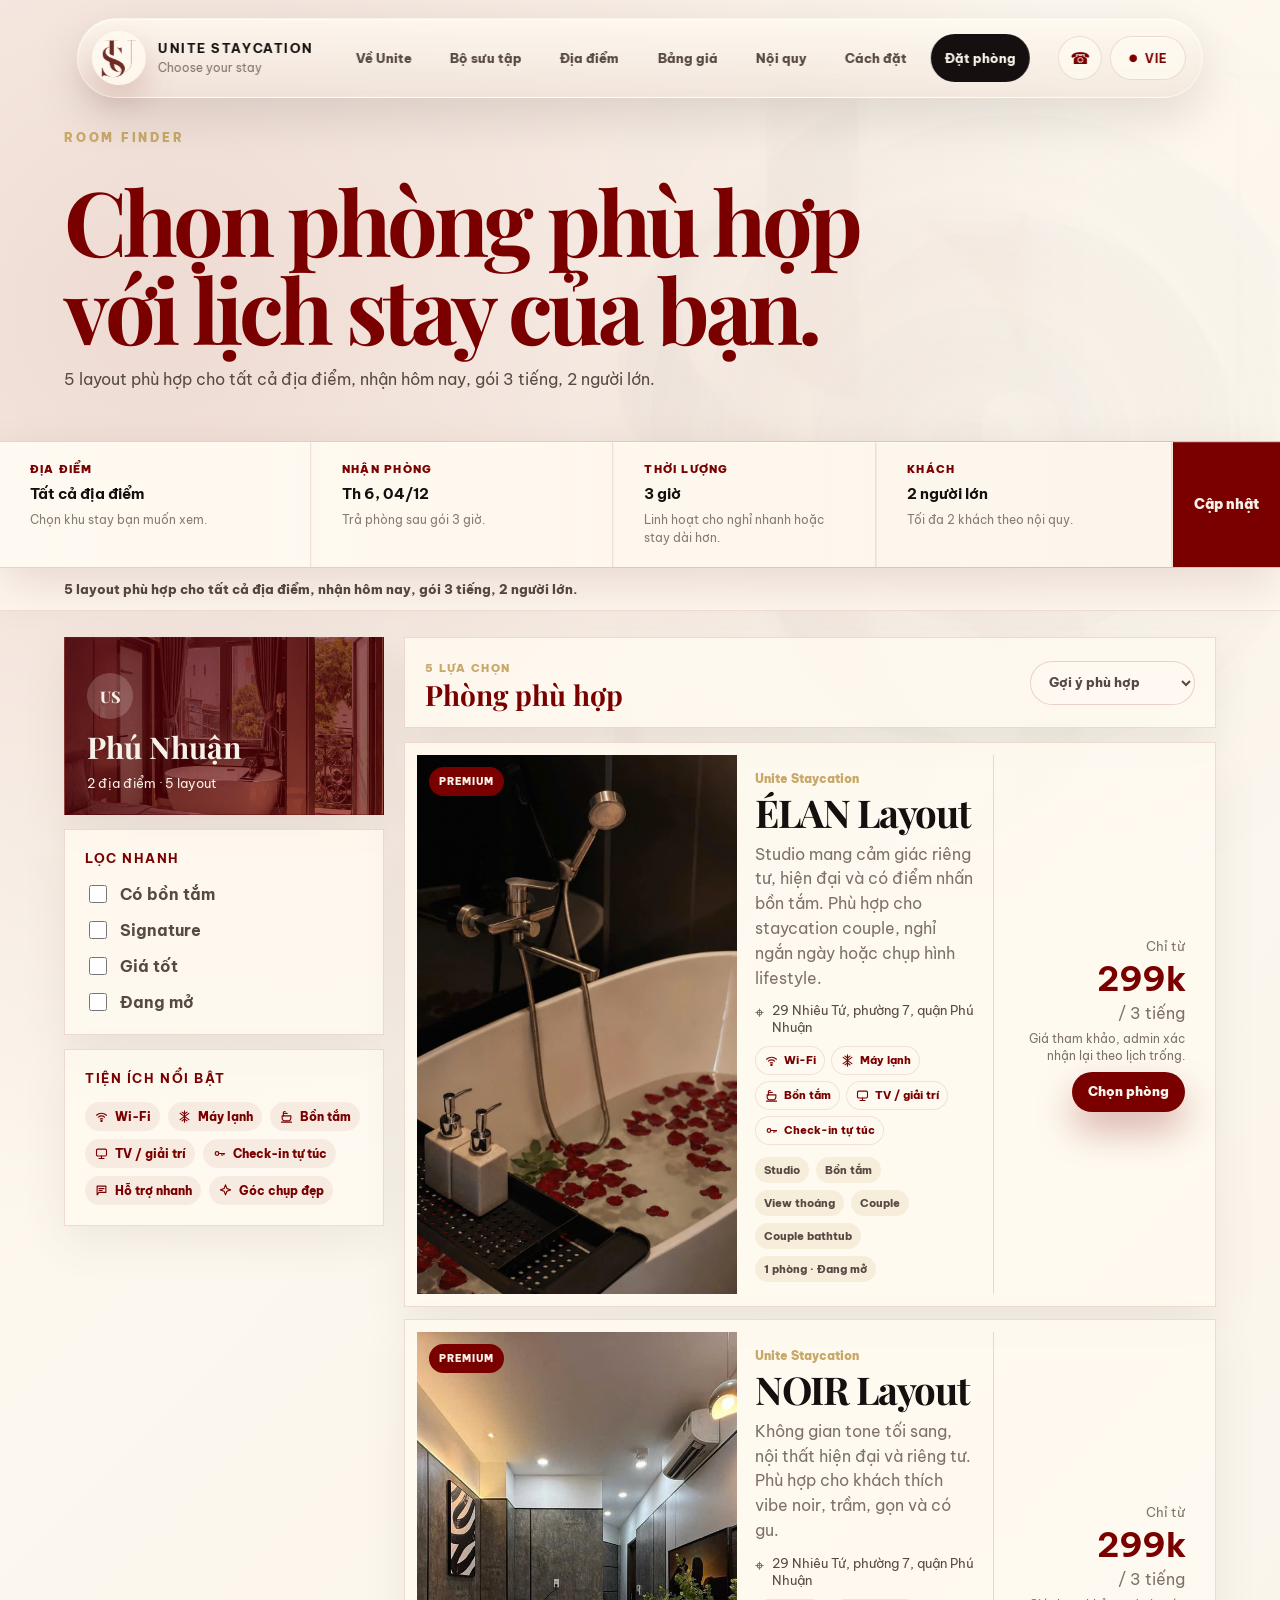
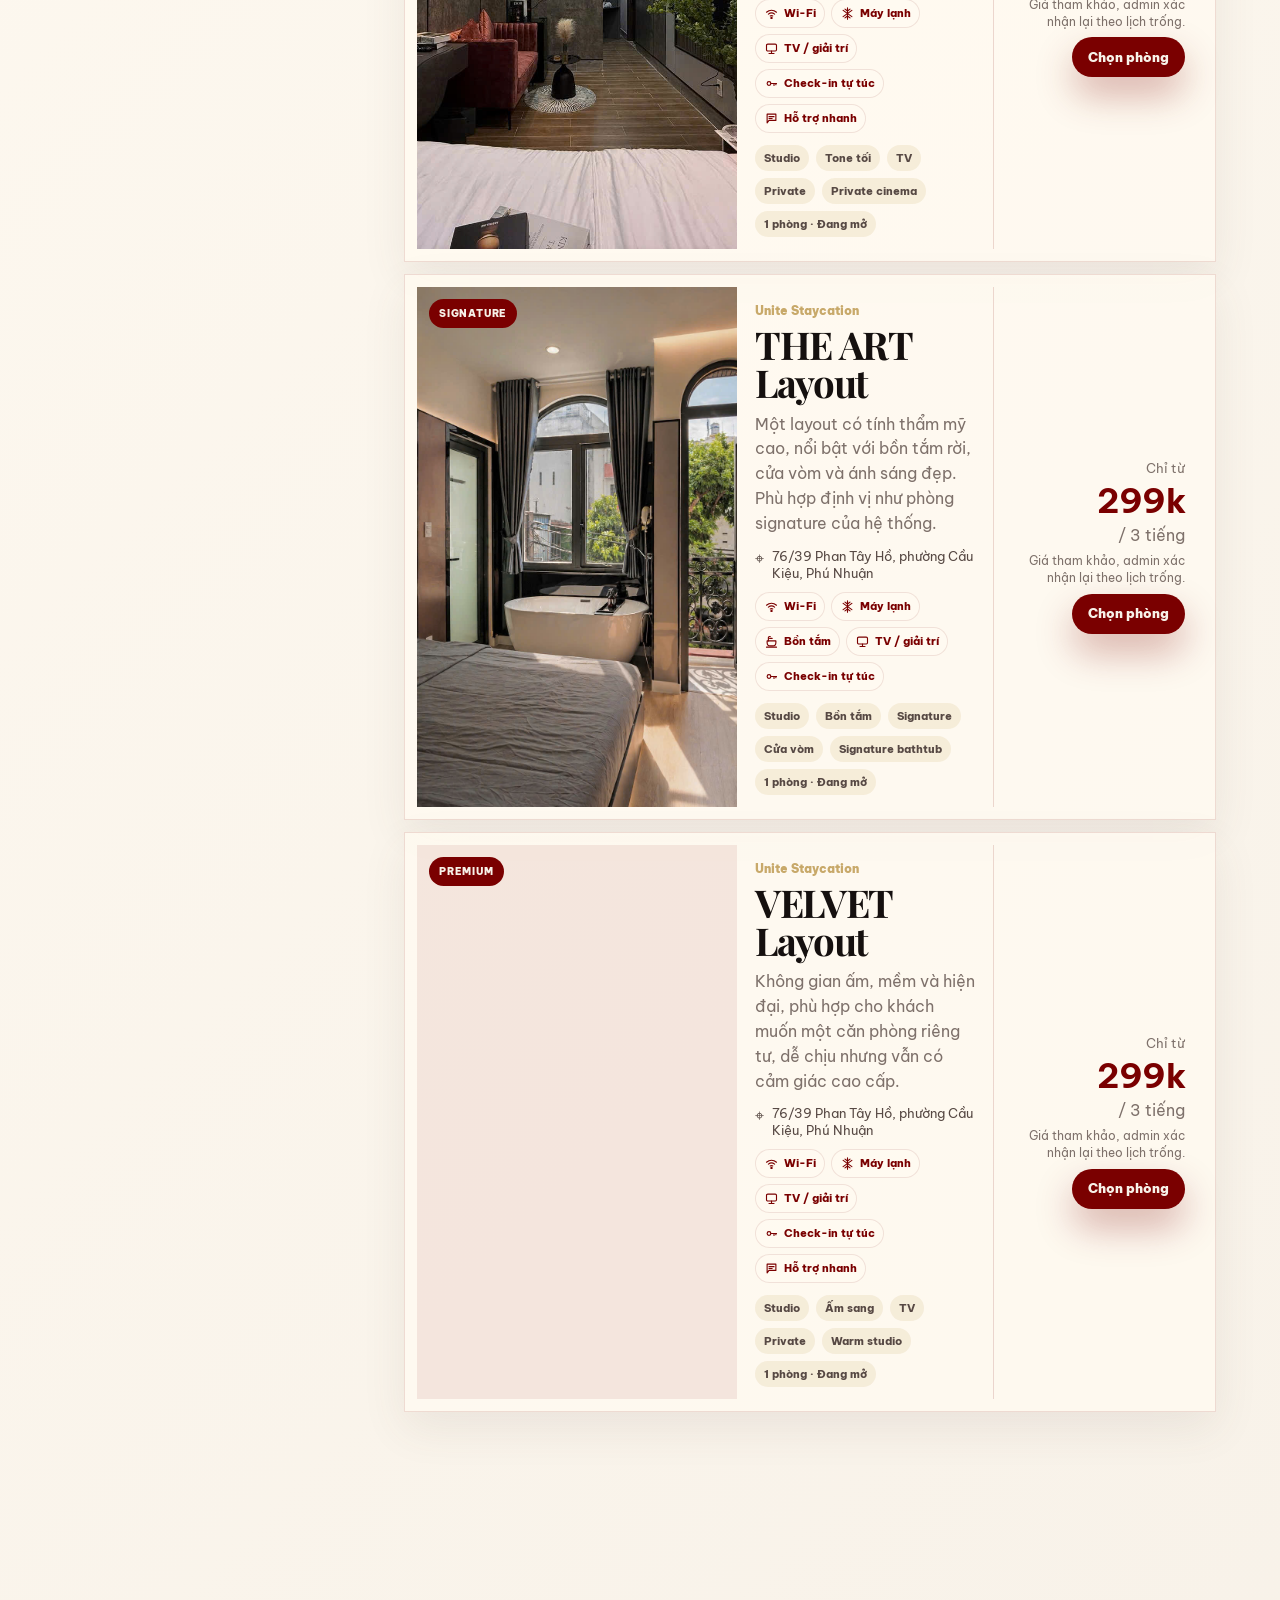
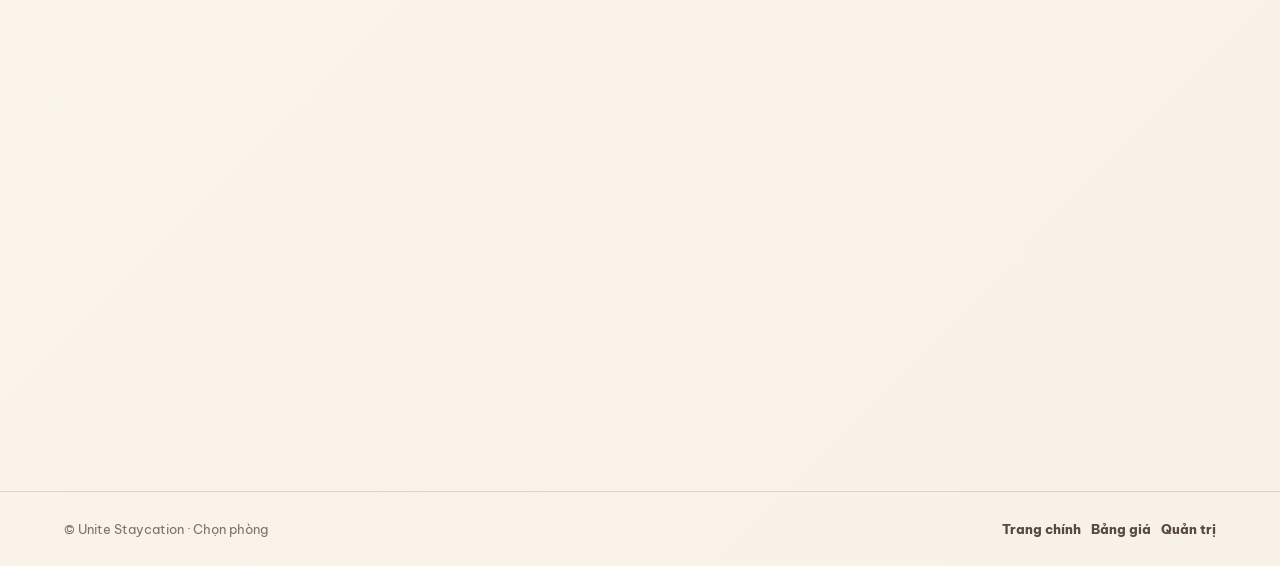
<file: rooms.html>
<!DOCTYPE html>
<html lang="vi">
<head>
  <meta charset="UTF-8" />
  <meta name="viewport" content="width=device-width, initial-scale=1.0, viewport-fit=cover" />
  <title>Chọn phòng | Unite Staycation</title>
  <meta name="description" content="Chọn phòng Unite Staycation theo địa điểm, ngày, gói lưu trú và số khách." />
  <link rel="stylesheet" href="css/style.css" />
  <link rel="stylesheet" href="css/custom.css?v=smart-dock-v89" />
</head>
<body data-page="rooms">
  <div class="page-progress" id="pageProgress"></div>

  <header class="site-header" id="siteHeader">
    <a class="brand" href="index.html" aria-label="Unite Staycation">
      <span class="brand-logo"><img src="logo/logo.png" alt="Unite Staycation logo"></span>
      <span class="brand-copy">
        <strong>Unite Staycation</strong>
        <small>Choose your stay</small>
      </span>
    </a>

    <nav class="top-nav">
      <a href="index.html#about">Về Unite</a>
      <a href="index.html#roomReel">Bộ sưu tập</a>
      <a href="index.html#homes">Địa điểm</a>
      <a href="index.html#priceList">Bảng giá</a>
      <a href="index.html#rules">Nội quy</a>
      <a href="index.html#bookingFlow">Cách đặt</a>
      <a class="nav-cta" href="rooms.html">Đặt phòng</a>
    </nav>

    <div class="header-tools" aria-label="Công cụ nhanh">
      <button class="tool-icon" type="button" aria-label="Liên hệ nhanh">☎</button>
      <div class="language-switcher" id="languageSwitcher">
        <button class="language-current" type="button" id="languageToggle" aria-expanded="false">
          <span>●</span><strong>VIE</strong>
        </button>
        <div class="language-menu" id="languageMenu" aria-label="Chọn ngôn ngữ">
          <button type="button" data-lang="ENG"><span>●</span> ENG</button>
          <button type="button" data-lang="VIE" class="active"><span>●</span> VIE</button>
          <button type="button" data-lang="CHN"><span>●</span> CHN</button>
        </div>
      </div>
    </div>
  </header>

  <main class="rooms-results-page">
    <section class="results-hero">
      <p class="section-kicker">Room finder</p>
      <h1>Chọn phòng phù hợp với lịch stay của bạn.</h1>
      <p id="roomsResultQuery">Đang chuẩn bị danh sách phòng phù hợp.</p>
    </section>

    <section class="home-booking-bar results-booking-bar reveal-up" id="homeBookingBar" aria-label="Tìm phòng nhanh">
      <div class="booking-field" data-panel="destination">
        <button type="button" class="booking-trigger" aria-expanded="false">
          <span>Địa điểm</span>
          <strong id="bookingDestinationText">Tất cả địa điểm</strong>
          <small>Chọn khu stay bạn muốn xem.</small>
        </button>
        <div class="booking-popover destination-popover" data-booking-panel="destination">
          <button type="button" data-destination="all" class="active">Tất cả địa điểm <small>5 layout đang mở</small></button>
          <button type="button" data-destination="29 Nhiêu Tứ">29 Nhiêu Tứ <small>Gần Phan Xích Long</small></button>
          <button type="button" data-destination="76/39 Phan Tây Hồ">76/39 Phan Tây Hồ <small>Yên tĩnh, riêng tư</small></button>
        </div>
      </div>

      <div class="booking-field" data-panel="dates">
        <button type="button" class="booking-trigger" aria-expanded="false">
          <span>Nhận phòng</span>
          <strong id="bookingDateText">Hôm nay</strong>
          <small id="bookingCheckoutText">Trả phòng theo gói đã chọn.</small>
        </button>
        <div class="booking-popover date-popover" data-booking-panel="dates">
          <div class="calendar-toolbar">
            <button type="button" id="calendarPrev" aria-label="Tháng trước">‹</button>
            <strong>Lịch lưu trú</strong>
            <button type="button" id="calendarNext" aria-label="Tháng sau">›</button>
          </div>
          <div class="calendar-months" id="bookingCalendar"></div>
        </div>
      </div>

      <div class="booking-field" data-panel="duration">
        <button type="button" class="booking-trigger" aria-expanded="false">
          <span>Thời lượng</span>
          <strong id="bookingDurationText">3 giờ</strong>
          <small>Linh hoạt cho nghỉ nhanh hoặc stay dài hơn.</small>
        </button>
        <div class="booking-popover duration-popover" data-booking-panel="duration">
          <button type="button" data-duration="3 tiếng" class="active">3 giờ <small>Nghỉ nhanh, xem phim</small></button>
          <button type="button" data-duration="4 tiếng">4 giờ <small>Thoải mái hơn một chút</small></button>
          <button type="button" data-duration="8 tiếng">8 giờ <small>Nửa ngày riêng tư</small></button>
          <button type="button" data-duration="Ngày">Theo ngày <small>Ở lâu, check-in rõ lịch</small></button>
        </div>
      </div>

      <div class="booking-field" data-panel="guests">
        <button type="button" class="booking-trigger" aria-expanded="false">
          <span>Khách</span>
          <strong id="bookingGuestText">2 người lớn</strong>
          <small>Tối đa 2 khách theo nội quy.</small>
        </button>
        <div class="booking-popover guest-popover" data-booking-panel="guests">
          <div class="guest-row">
            <span><strong>Người lớn</strong><small>Từ 13 tuổi trở lên</small></span>
            <div class="counter-control">
              <button type="button" data-counter="adults" data-step="-1">−</button>
              <strong id="adultCount">2</strong>
              <button type="button" data-counter="adults" data-step="1">+</button>
            </div>
          </div>
          <div class="guest-row">
            <span><strong>Trẻ em</strong><small>Dưới 13 tuổi</small></span>
            <div class="counter-control">
              <button type="button" data-counter="children" data-step="-1">−</button>
              <strong id="childCount">0</strong>
              <button type="button" data-counter="children" data-step="1">+</button>
            </div>
          </div>
          <p>Unite ưu tiên tối đa 2 khách/phòng. Nếu có nhu cầu khác, admin sẽ xác nhận riêng.</p>
        </div>
      </div>

      <button class="btn primary booking-search-btn" type="button" id="bookingSearchBtn">Cập nhật</button>
    </section>

    <div class="booking-result-note" id="bookingResultNote" aria-live="polite">
      Danh sách sẽ tự lọc theo thông tin tìm kiếm của bạn.
    </div>

    <section class="results-layout">
      <aside class="results-sidebar reveal-up" aria-label="Bộ lọc nhanh">
        <div class="result-map-card">
          <span>US</span>
          <strong>Phú Nhuận</strong>
          <small>2 địa điểm · 5 layout</small>
        </div>

        <div class="filter-panel">
          <h2>Lọc nhanh</h2>
          <label><input type="checkbox" data-result-filter="bathtub"> Có bồn tắm</label>
          <label><input type="checkbox" data-result-filter="signature"> Signature</label>
          <label><input type="checkbox" data-result-filter="budget"> Giá tốt</label>
          <label><input type="checkbox" data-result-filter="available"> Đang mở</label>
        </div>

        <div class="filter-panel">
          <h2>Tiện ích nổi bật</h2>
          <div id="resultsAmenitySummary" class="results-amenity-summary"></div>
        </div>
      </aside>

      <section class="results-main">
        <div class="results-toolbar reveal-up">
          <div>
            <span id="roomsResultCount">0 lựa chọn</span>
            <strong>Phòng phù hợp</strong>
          </div>
          <select id="roomsSort" aria-label="Sắp xếp phòng">
            <option value="recommended">Gợi ý phù hợp</option>
            <option value="price-asc">Giá thấp đến cao</option>
            <option value="price-desc">Giá cao đến thấp</option>
          </select>
        </div>

        <div id="roomsResultList" class="room-result-list" aria-live="polite"></div>
      </section>
    </section>
  </main>

  <footer class="site-footer">
    <div class="footer-grid">
      <p>© Unite Staycation · Chọn phòng</p>
      <nav class="footer-links" aria-label="Footer links">
        <a href="index.html">Trang chính</a>
        <a href="index.html#priceList">Bảng giá</a>
        <a href="admin.html">Quản trị</a>
      </nav>
    </div>
  </footer>

  <script src="js/rooms.js?v=smart-dock-v89"></script>
  <script src="js/app.js?v=smart-dock-v89"></script>
  <script src="js/luxury-effects.js"></script>
</body>
</html>
</file>
<file: css/style.css>
@import url("https://fonts.googleapis.com/css2?family=Cormorant+Garamond:wght@500;600;700&family=Inter:wght@400;500;600;700;800;900&family=Dancing+Script:wght@500;600;700&display=swap");

:root {
  --white: #ffffff;
  --ivory: #f7f1e8;
  --ivory-2: #fffaf1;
  --dark-red: #7a0000;
  --wine: #520008;
  --black: #000000;
  --ink: #15100f;
  --muted: #7e716b;
  --pastel-grey: #d2c8be;
  --gray-brown: #574944;
  --gold: #c8a96a;
  --line: rgba(87, 73, 68, 0.18);
  --glass: rgba(255, 250, 241, 0.70);
  --shadow: 0 28px 90px rgba(29, 13, 13, 0.20);
  --shadow-soft: 0 18px 55px rgba(87, 73, 68, 0.12);
  --radius-xl: 42px;
  --radius-lg: 30px;
  --radius-md: 22px;
  --serif: "Cormorant Garamond", Georgia, serif;
  --sans: "Inter", system-ui, -apple-system, BlinkMacSystemFont, "Segoe UI", sans-serif;
  --script: "Dancing Script", cursive;
}

* {
  box-sizing: border-box;
  -webkit-tap-highlight-color: transparent;
}

html {
  scroll-behavior: smooth;
}

body {
  margin: 0;
  font-family: var(--sans);
  background:
    radial-gradient(circle at 15% 5%, rgba(122, 0, 0, 0.14), transparent 26%),
    radial-gradient(circle at 85% 20%, rgba(200, 169, 106, 0.18), transparent 22%),
    linear-gradient(135deg, var(--ivory-2), var(--ivory));
  color: var(--ink);
  overflow-x: hidden;
}

body::before {
  content: "";
  position: fixed;
  inset: 0;
  pointer-events: none;
  z-index: -1;
  opacity: 0.42;
  background-image: url("data:image/svg+xml,%3Csvg viewBox='0 0 240 240' xmlns='http://www.w3.org/2000/svg'%3E%3Cfilter id='n'%3E%3CfeTurbulence type='fractalNoise' baseFrequency='0.8' numOctaves='3' stitchTiles='stitch'/%3E%3C/filter%3E%3Crect width='100%25' height='100%25' filter='url(%23n)' opacity='0.13'/%3E%3C/svg%3E");
}

::selection {
  background: var(--dark-red);
  color: var(--ivory);
}

a,
button {
  color: inherit;
  text-decoration: none;
  outline: none;
}

a:focus:not(:focus-visible),
button:focus:not(:focus-visible) {
  outline: none;
}

a:focus-visible,
button:focus-visible {
  outline: 2px solid rgba(200, 169, 106, 0.92);
  outline-offset: 5px;
}

img {
  display: block;
  max-width: 100%;
}

button {
  font: inherit;
}

.page-progress {
  position: fixed;
  top: 0;
  left: 0;
  z-index: 100;
  width: 100%;
  height: 3px;
  background: var(--dark-red);
  transform: scaleX(0);
  transform-origin: left;
}

.page-loader {
  position: fixed;
  inset: 0;
  z-index: 999;
  display: grid;
  place-items: center;
  background: var(--wine);
  color: var(--ivory);
  transition: opacity 0.7s ease, visibility 0.7s ease;
}

.page-loader.hide {
  opacity: 0;
  visibility: hidden;
}

.page-loader div {
  text-align: center;
  animation: loaderFloat 1.2s ease infinite alternate;
}

.page-loader span {
  display: grid;
  place-items: center;
  width: 72px;
  height: 72px;
  margin: 0 auto 18px;
  border: 1px solid rgba(255,255,255,0.28);
  border-radius: 50%;
  font-family: var(--serif);
  font-size: 32px;
}

.page-loader p {
  margin: 0;
  color: rgba(255,255,255,0.7);
  letter-spacing: 0.18em;
  text-transform: uppercase;
  font-size: 11px;
  font-weight: 800;
}

@keyframes loaderFloat {
  to { transform: translateY(-10px); }
}

.site-header {
  position: fixed;
  top: max(14px, env(safe-area-inset-top));
  left: 14px;
  right: 14px;
  z-index: 80;
  display: flex;
  justify-content: space-between;
  align-items: center;
  gap: 22px;
  max-width: 1480px;
  margin: 0 auto;
  padding: 12px 14px 12px 12px;
  border: 1px solid rgba(255,255,255,0.5);
  border-radius: 999px;
  background: rgba(247, 241, 232, 0.68);
  box-shadow: 0 18px 50px rgba(23, 16, 15, 0.10);
  backdrop-filter: blur(18px);
  transition: 0.35s ease;
}

.site-header.is-scrolled {
  top: max(8px, env(safe-area-inset-top));
  background: rgba(247, 241, 232, 0.90);
  box-shadow: 0 16px 44px rgba(23, 16, 15, 0.16);
}

.brand {
  display: inline-flex;
  align-items: center;
  gap: 12px;
  min-width: 0;
}

.brand-mark {
  width: 46px;
  height: 46px;
  display: grid;
  place-items: center;
  border-radius: 50%;
  background: var(--dark-red);
  color: var(--ivory);
  font-family: var(--serif);
  font-size: 21px;
  font-weight: 700;
  box-shadow: 0 16px 34px rgba(122, 0, 0, 0.28);
}

.brand-copy {
  min-width: 0;
}

.brand strong {
  display: block;
  text-transform: uppercase;
  letter-spacing: 0.12em;
  font-size: 13px;
  white-space: nowrap;
}

.brand small {
  color: var(--muted);
  font-size: 12px;
}

.top-nav {
  display: flex;
  align-items: center;
  gap: 8px;
}

.top-nav a {
  padding: 11px 14px;
  border-radius: 999px;
  color: var(--gray-brown);
  font-size: 13px;
  font-weight: 800;
  transition: 0.25s ease;
}

.top-nav a:hover {
  color: var(--dark-red);
  background: rgba(122,0,0,0.06);
}

.nav-cta {
  color: var(--ivory) !important;
  background: var(--ink) !important;
}

/* HERO */

.hero-cinematic {
  position: relative;
  min-height: 100svh;
  display: grid;
  grid-template-columns: minmax(0, 0.9fr) minmax(380px, 0.8fr);
  align-items: center;
  gap: clamp(20px, 4vw, 72px);
  padding: calc(120px + env(safe-area-inset-top)) clamp(18px, 5vw, 72px) 70px;
  overflow: hidden;
  background:
    linear-gradient(100deg, rgba(21, 16, 15, 0.95), rgba(82, 0, 8, 0.86)),
    url("../img/C1-ELAN/0.jpg") center/cover;
  color: var(--ivory);
}

.hero-noise {
  position: absolute;
  inset: 0;
  pointer-events: none;
  background:
    radial-gradient(circle at 72% 26%, rgba(255,255,255,0.16), transparent 20%),
    linear-gradient(to bottom, rgba(0,0,0,0.12), rgba(0,0,0,0.58));
}

.hero-outline {
  position: absolute;
  inset: 0;
  z-index: 0;
  display: flex;
  flex-direction: column;
  justify-content: center;
  gap: 1vw;
  pointer-events: none;
  opacity: 0.20;
}

.hero-outline span {
  display: block;
  font-family: var(--serif);
  font-size: clamp(76px, 16vw, 250px);
  font-weight: 700;
  line-height: 0.76;
  letter-spacing: -0.07em;
  color: transparent;
  -webkit-text-stroke: 1px rgba(247, 241, 232, 0.58);
  transform: translateX(-2vw);
}

.hero-outline span:nth-child(2) {
  text-align: right;
  transform: translateX(3vw);
}

.hero-copy {
  position: relative;
  z-index: 2;
  max-width: 760px;
}

.eyebrow,
.section-kicker {
  margin: 0 0 14px;
  color: var(--gold);
  text-transform: uppercase;
  letter-spacing: 0.23em;
  font-size: 12px;
  font-weight: 900;
}

.hero-logo {
  width: max-content;
  margin: 24px 0 26px;
  text-align: center;
}

.hero-logo span {
  display: block;
  color: var(--ivory);
  font-family: var(--serif);
  font-size: 42px;
  line-height: 0.8;
  letter-spacing: -0.12em;
}

.hero-logo strong {
  display: block;
  margin-top: 9px;
  letter-spacing: 0.22em;
  font-family: var(--serif);
  font-size: 17px;
  font-weight: 600;
}

.hero-logo small {
  display: block;
  margin-top: 6px;
  letter-spacing: 0.34em;
  font-size: 9px;
  font-weight: 800;
}

.hero-copy h1 {
  margin: 0;
  font-family: var(--serif);
  font-size: clamp(70px, 10.5vw, 158px);
  line-height: 0.82;
  letter-spacing: -0.07em;
  font-weight: 600;
}

.hero-copy h1 em,
.about-copy h2 em,
.contact-copy h2 em {
  display: block;
  color: var(--gold);
  font-family: var(--script);
  font-size: 0.88em;
  font-style: normal;
  font-weight: 700;
  letter-spacing: 0;
  transform: translateX(0.03em);
}

.hero-subtitle {
  max-width: 620px;
  margin: 30px 0 0;
  color: rgba(255,255,255,0.78);
  font-size: clamp(15px, 2vw, 18px);
  line-height: 1.8;
}

.hero-actions,
.card-actions,
.detail-actions {
  display: flex;
  flex-wrap: wrap;
  gap: 12px;
  margin-top: 30px;
}

.btn {
  display: inline-flex;
  align-items: center;
  justify-content: center;
  min-height: 50px;
  padding: 0 21px;
  border: 0;
  border-radius: 999px;
  cursor: pointer;
  font-family: var(--sans);
  font-size: 14px;
  font-weight: 900;
  transition: transform 0.25s ease, box-shadow 0.25s ease, background 0.25s ease;
}

.btn:hover {
  transform: translateY(-2px);
}

.btn.primary {
  color: var(--ivory);
  background: var(--dark-red);
  box-shadow: 0 18px 38px rgba(122, 0, 0, 0.30);
}

.btn.ghost {
  color: var(--ivory);
  background: rgba(255,255,255,0.12);
  border: 1px solid rgba(255,255,255,0.30);
}

.btn.soft {
  color: var(--dark-red);
  background: rgba(122, 0, 0, 0.08);
}

.btn.small {
  min-height: 40px;
  padding-inline: 16px;
  font-size: 13px;
}

.hero-stack {
  position: relative;
  z-index: 2;
  min-height: 620px;
}

.hero-photo {
  position: absolute;
  display: block;
  overflow: hidden;
  border: 1px solid rgba(255,255,255,0.22);
  border-radius: 34px;
  background: var(--gray-brown);
  box-shadow: 0 28px 80px rgba(0,0,0,0.34);
  animation: floatCard 8s ease-in-out infinite alternate;
  animation-delay: calc(var(--i) * -1.4s);
  isolation: isolate;
  transform: translateZ(0);
  backface-visibility: hidden;
  contain: paint;
  -webkit-mask-image: -webkit-radial-gradient(white, black);
  clip-path: inset(0 round 34px);
}

.hero-photo img {
  width: 100%;
  height: 100%;
  object-fit: cover;
  filter: saturate(0.92) contrast(1.04);
  transition: transform 0.7s ease, filter 0.7s ease;
}

.hero-photo:hover img {
  transform: scale(1.045);
  filter: saturate(1.04) contrast(1.04);
}

.hero-photo div {
  position: absolute;
  left: 18px;
  right: 18px;
  bottom: 18px;
  z-index: 2;
  padding: 14px;
  border-radius: 18px;
  background: rgba(21, 16, 15, 0.58);
  backdrop-filter: blur(14px);
}

.hero-photo span {
  display: block;
  margin-bottom: 4px;
  color: var(--gold);
  letter-spacing: 0.15em;
  text-transform: uppercase;
  font-size: 10px;
  font-weight: 900;
}

.hero-photo strong {
  display: block;
  color: var(--ivory);
  font-family: var(--serif);
  font-size: 28px;
  line-height: 1;
}

.hero-photo-1 {
  top: 4%;
  left: 6%;
  width: 58%;
  height: 54%;
  transform: rotate(-5deg) translateZ(0);
}

.hero-photo-2 {
  right: 0;
  top: 22%;
  width: 50%;
  height: 50%;
  transform: rotate(5deg) translateZ(0);
}

.hero-photo-3 {
  left: 14%;
  bottom: 2%;
  width: 48%;
  height: 42%;
  transform: rotate(2deg) translateZ(0);
}

@keyframes floatCard {
  to { translate: 0 -20px; }
}

.scroll-cue {
  position: absolute;
  left: clamp(18px, 5vw, 72px);
  bottom: 26px;
  z-index: 3;
  display: flex;
  align-items: center;
  gap: 10px;
  color: rgba(255,255,255,0.75);
  text-transform: uppercase;
  letter-spacing: 0.22em;
  font-size: 10px;
  font-weight: 900;
}

.scroll-cue span {
  width: 42px;
  height: 1px;
  background: rgba(255,255,255,0.5);
  animation: cue 1.8s ease infinite alternate;
}

@keyframes cue {
  to { width: 82px; }
}

/* TICKER */

.ticker-section {
  overflow: hidden;
  border-block: 1px solid rgba(122,0,0,0.12);
  background: var(--ivory-2);
}

.ticker-track {
  display: flex;
  width: max-content;
  animation: ticker 34s linear infinite;
}

.ticker-track span {
  padding: 16px 24px;
  color: var(--dark-red);
  font-family: var(--serif);
  font-size: clamp(26px, 3.6vw, 50px);
  line-height: 1;
  white-space: nowrap;
}

.ticker-track span:nth-child(even) {
  color: transparent;
  -webkit-text-stroke: 1px var(--dark-red);
}

@keyframes ticker {
  to { transform: translateX(-50%); }
}

/* SECTIONS */

.section {
  padding: clamp(56px, 7vw, 108px) clamp(18px, 5vw, 72px);
}

.editorial-intro,
.price-intro {
  display: grid;
  grid-template-columns: 1.15fr minmax(280px, 520px);
  gap: 34px;
  align-items: end;
}

.section h2,
.reel-heading h2,
.home-head h2,
.rules-card h2,
.contact-copy h2,
.gallery-heading h2,
.detail-note h2,
.about-copy h2 {
  margin: 0;
  font-family: var(--serif);
  font-size: clamp(42px, 6.6vw, 92px);
  line-height: 0.9;
  letter-spacing: -0.055em;
  font-weight: 600;
}

.section-desc {
  margin: 0;
  color: var(--muted);
  line-height: 1.8;
}

/* ROOM REEL */

.reel-section {
  padding: clamp(44px, 7vw, 90px) 0;
  background:
    radial-gradient(circle at 80% 30%, rgba(200,169,106,0.10), transparent 26%),
    var(--wine);
  color: var(--ivory);
  overflow: hidden;
}

.reel-heading {
  display: flex;
  align-items: end;
  justify-content: space-between;
  gap: 24px;
  padding: 0 clamp(18px, 5vw, 72px) 24px;
}

.reel-heading h2 {
  max-width: 860px;
}

.reel-controls {
  display: flex;
  gap: 10px;
}

.circle-btn {
  width: 54px;
  height: 54px;
  display: grid;
  place-items: center;
  border: 1px solid rgba(255,255,255,0.22);
  border-radius: 50%;
  background: rgba(255,255,255,0.09);
  color: var(--ivory);
  cursor: pointer;
  font-size: 34px;
  line-height: 1;
  backdrop-filter: blur(12px);
  transition: 0.25s ease;
}

.circle-btn:hover {
  transform: scale(1.08);
  background: rgba(255,255,255,0.18);
}

.reel-window {
  overflow-x: auto;
  overflow-y: hidden;
  padding: 30px 0 48px;
  scrollbar-width: none;
  touch-action: pan-y pan-x;
}

.reel-window::-webkit-scrollbar {
  display: none;
}

.cursor-grab { cursor: grab; }
.cursor-grabbing { cursor: grabbing !important; }

.reel-track {
  display: flex;
  align-items: center;
  gap: clamp(18px, 4vw, 54px);
  width: max-content;
  padding-inline: clamp(18px, 5vw, 72px);
}

.reel-card {
  position: relative;
  width: min(350px, 76vw);
  aspect-ratio: 9 / 13.2;
  flex: 0 0 auto;
  overflow: hidden;
  border: 1px solid rgba(255,255,255,0.18);
  border-radius: 34px;
  background: rgba(255,255,255,0.08);
  box-shadow: 0 32px 80px rgba(0,0,0,0.30);
  transform: rotate(-2deg) translateZ(0);
  transition: transform 0.45s ease, box-shadow 0.45s ease;
  user-select: none;
  isolation: isolate;
  contain: paint;
  backface-visibility: hidden;
  -webkit-mask-image: -webkit-radial-gradient(white, black);
  clip-path: inset(0 round 34px);
}

.reel-card:nth-child(2n) {
  transform: translateY(30px) rotate(3deg) translateZ(0);
}

.reel-card:nth-child(3n) {
  transform: translateY(-20px) rotate(-4deg) translateZ(0);
}

.reel-card:hover {
  transform: translateY(-8px) rotate(0deg) scale(1.018) translateZ(0);
  box-shadow: 0 42px 110px rgba(0,0,0,0.40);
}

.reel-card img {
  width: 100%;
  height: 100%;
  object-fit: cover;
  pointer-events: none;
  filter: saturate(0.95) contrast(1.05);
}

.reel-overlay {
  position: absolute;
  inset: 0;
  background:
    linear-gradient(to top, rgba(0,0,0,0.78), transparent 62%),
    radial-gradient(circle at 50% 20%, transparent, rgba(0,0,0,0.25));
}

.reel-content {
  position: absolute;
  left: 22px;
  right: 22px;
  bottom: 22px;
}

.reel-content span {
  color: var(--gold);
  text-transform: uppercase;
  letter-spacing: 0.18em;
  font-size: 10px;
  font-weight: 900;
}

.reel-content h3 {
  margin: 8px 0 0;
  font-family: var(--serif);
  font-size: 42px;
  line-height: 0.88;
  letter-spacing: -0.05em;
}

.reel-content p {
  margin: 12px 0 14px;
  color: rgba(255,255,255,0.74);
  line-height: 1.5;
  font-size: 13px;
}

.reel-content strong {
  display: inline-flex;
  padding: 10px 13px;
  border-radius: 999px;
  color: var(--wine);
  background: var(--ivory);
  font-size: 12px;
}

/* ABOUT */

.about-section {
  display: grid;
  grid-template-columns: minmax(280px, 0.86fr) 1.14fr;
  gap: clamp(24px, 5vw, 70px);
  align-items: center;
  padding: clamp(68px, 8vw, 118px) clamp(18px, 5vw, 72px);
}

.about-media {
  min-height: 560px;
  overflow: hidden;
  border-radius: var(--radius-xl);
  background: var(--pastel-grey);
  box-shadow: var(--shadow);
  isolation: isolate;
  contain: paint;
  -webkit-mask-image: -webkit-radial-gradient(white, black);
  clip-path: inset(0 round var(--radius-xl));
}

.about-media img {
  width: 100%;
  height: 100%;
  object-fit: cover;
}

.about-copy p {
  margin: 22px 0 0;
  color: var(--muted);
  line-height: 1.8;
  font-size: 17px;
}

.about-copy h2 em,
.contact-copy h2 em {
  font-family: var(--script);
  color: var(--dark-red);
  font-style: normal;
  font-size: 0.88em;
}

/* HOME BLOCKS */

.home-block {
  margin: 0 clamp(18px, 5vw, 72px) clamp(34px, 5vw, 72px);
  padding: clamp(22px, 4vw, 42px);
  border: 1px solid var(--line);
  border-radius: var(--radius-xl);
  background: var(--glass);
  box-shadow: var(--shadow-soft);
}

.home-head {
  display: flex;
  align-items: end;
  justify-content: space-between;
  gap: 24px;
  margin-bottom: 24px;
}

.home-head span {
  display: block;
  margin-bottom: 10px;
  color: var(--dark-red);
  font-family: var(--serif);
  font-size: 34px;
}

.home-head p {
  margin: 12px 0 0;
  color: var(--muted);
  text-transform: uppercase;
  letter-spacing: 0.16em;
  font-size: 12px;
  font-weight: 900;
}

.home-room-grid {
  display: grid;
  grid-template-columns: repeat(2, minmax(0, 1fr));
  gap: 22px;
}

/* ROOM PREVIEW CARD */

.room-card {
  position: relative;
  overflow: hidden;
  border: 1px solid var(--line);
  border-radius: var(--radius-lg);
  background: var(--glass);
  box-shadow: var(--shadow-soft);
  transition: transform 0.25s ease, box-shadow 0.25s ease, opacity 0.9s ease;
  isolation: isolate;
  contain: paint;
  transform: translateZ(0);
  backface-visibility: hidden;
  -webkit-mask-image: -webkit-radial-gradient(white, black);
  clip-path: inset(0 round var(--radius-lg));
}

.room-card:hover {
  transform: translateY(-5px);
  box-shadow: var(--shadow);
}

.image-wrap {
  position: relative;
  display: block;
  aspect-ratio: 4 / 3;
  overflow: hidden;
  background:
    linear-gradient(135deg, rgba(122,0,0,0.20), rgba(87,73,68,0.20)),
    var(--pastel-grey);
  isolation: isolate;
  contain: paint;
  -webkit-mask-image: -webkit-radial-gradient(white, black);
}

.image-wrap img {
  width: 100%;
  height: 100%;
  object-fit: cover;
  transition: transform 0.65s ease, filter 0.65s ease;
}

.room-card:hover .image-wrap img {
  transform: scale(1.04);
  filter: saturate(1.04) contrast(1.04);
}

.image-missing {
  display: grid;
  place-items: center;
}

.image-missing::after {
  content: "Chưa thấy ảnh. Kiểm tra đúng đường dẫn img/MÃ-PHÒNG/0.jpg";
  max-width: 230px;
  color: var(--gray-brown);
  text-align: center;
  font-size: 13px;
  line-height: 1.5;
  padding: 20px;
}

.chapter-pill,
.room-id {
  position: absolute;
  z-index: 3;
  border-radius: 999px;
  font-size: 10px;
  font-weight: 900;
  letter-spacing: 0.13em;
  text-transform: uppercase;
}

.chapter-pill {
  top: 16px;
  left: 16px;
  padding: 9px 12px;
  color: var(--ivory);
  background: rgba(0,0,0,0.58);
  backdrop-filter: blur(9px);
}

.room-id {
  right: 16px;
  bottom: 16px;
  padding: 9px 12px;
  color: var(--dark-red);
  background: rgba(247, 241, 232, 0.9);
}

.room-id.large {
  top: 20px;
  right: 20px;
  bottom: auto;
}

.room-card-body {
  padding: 22px;
}

.room-title-row {
  display: flex;
  justify-content: space-between;
  gap: 18px;
  align-items: flex-start;
}

.room-type {
  margin: 0 0 6px;
  color: var(--dark-red);
  text-transform: uppercase;
  letter-spacing: 0.16em;
  font-size: 10px;
  font-weight: 900;
}

.room-card h3 {
  margin: 0;
  font-family: var(--serif);
  font-size: 36px;
  line-height: 0.92;
  letter-spacing: -0.05em;
  font-weight: 600;
}

.tier {
  flex: 0 0 auto;
  padding: 7px 10px;
  border-radius: 999px;
  background: rgba(122,0,0,0.08);
  color: var(--dark-red);
  text-transform: uppercase;
  font-size: 10px;
  letter-spacing: 0.12em;
  font-weight: 900;
}

.room-vibe {
  margin: 14px 0 0;
  color: var(--muted);
  line-height: 1.55;
  font-size: 14px;
}

.tag-list {
  display: flex;
  flex-wrap: wrap;
  gap: 8px;
  margin-top: 16px;
}

.tag {
  padding: 8px 10px;
  border-radius: 999px;
  background: rgba(87, 73, 68, 0.08);
  color: var(--gray-brown);
  font-size: 12px;
  font-weight: 800;
}

.from-price {
  display: flex;
  align-items: baseline;
  gap: 8px;
  margin-top: 18px;
  padding: 14px;
  border-radius: 18px;
  background: var(--ivory-2);
  border: 1px solid rgba(87, 73, 68, 0.12);
}

.from-price span,
.from-price small {
  color: var(--muted);
  text-transform: uppercase;
  letter-spacing: 0.12em;
  font-size: 10px;
  font-weight: 900;
}

.from-price strong {
  color: var(--dark-red);
  font-family: var(--serif);
  font-size: 38px;
  line-height: 0.9;
}

/* PRICE COMPARE */

.price-section {
  padding-bottom: 80px;
}

.filter-bar {
  position: sticky;
  top: 86px;
  z-index: 50;
  display: flex;
  gap: 10px;
  overflow-x: auto;
  padding: 14px clamp(18px, 5vw, 72px);
  border-block: 1px solid var(--line);
  background: rgba(247, 241, 232, 0.86);
  backdrop-filter: blur(18px);
  scrollbar-width: none;
}

.filter-bar::-webkit-scrollbar { display: none; }

.filter-btn {
  flex: 0 0 auto;
  min-height: 44px;
  padding: 0 17px;
  border: 1px solid var(--line);
  border-radius: 999px;
  background: rgba(255,255,255,0.58);
  color: var(--gray-brown);
  cursor: pointer;
  font-weight: 900;
  transition: 0.25s ease;
}

.filter-btn:hover { transform: translateY(-2px); }

.filter-btn.active {
  color: var(--ivory);
  background: var(--dark-red);
  border-color: var(--dark-red);
}

.price-compare-wrap {
  padding: 30px clamp(18px, 5vw, 72px) 0;
}

.price-compare {
  display: grid;
  gap: 12px;
}

.price-row {
  display: grid;
  grid-template-columns: minmax(240px, 1.35fr) minmax(420px, 2fr) auto;
  gap: 14px;
  align-items: center;
  padding: 12px;
  border: 1px solid var(--line);
  border-radius: 24px;
  background: rgba(255,250,241,0.78);
  box-shadow: 0 12px 36px rgba(87,73,68,0.08);
  opacity: 0;
  transform: translateY(24px);
  transition: opacity 0.75s ease, transform 0.75s ease, box-shadow 0.25s ease;
}

.price-row.active {
  opacity: 1;
  transform: translateY(0);
}

.price-row:hover {
  box-shadow: var(--shadow-soft);
}

.price-room {
  display: flex;
  align-items: center;
  gap: 12px;
  min-width: 0;
}

.price-room img {
  width: 76px;
  height: 60px;
  flex: 0 0 auto;
  object-fit: cover;
  border-radius: 16px;
}

.price-room strong {
  display: block;
  font-family: var(--serif);
  font-size: 24px;
  line-height: 1;
  white-space: nowrap;
  overflow: hidden;
  text-overflow: ellipsis;
}

.price-room small {
  display: block;
  margin-top: 5px;
  color: var(--muted);
  font-size: 12px;
}

.price-values {
  display: grid;
  grid-template-columns: repeat(4, minmax(74px, 1fr));
  gap: 8px;
}

.price-values span,
.compact-price-line span {
  display: grid;
  gap: 3px;
  padding: 10px 12px;
  border-radius: 16px;
  background: var(--ivory-2);
  border: 1px solid rgba(87,73,68,0.10);
}

.price-values small,
.compact-price-line small {
  color: var(--muted);
  text-transform: uppercase;
  letter-spacing: 0.10em;
  font-size: 10px;
  font-weight: 900;
}

.price-values strong,
.compact-price-line span {
  color: var(--dark-red);
  font-weight: 900;
}

.price-values strong {
  font-family: var(--serif);
  font-size: 26px;
  line-height: 1;
}

/* RULES */

.rules-section {
  padding: clamp(66px, 8vw, 120px) clamp(18px, 5vw, 72px);
}

.rules-card {
  max-width: 980px;
  margin: 0 auto;
  padding: clamp(28px, 5vw, 66px);
  border: 1px solid var(--dark-red);
  border-radius: var(--radius-xl);
  background: rgba(255,250,241,0.82);
  box-shadow: var(--shadow);
}

.rules-brand {
  text-align: center;
  margin-bottom: 22px;
  color: var(--dark-red);
}

.rules-brand span {
  display: block;
  font-family: var(--serif);
  font-size: 44px;
  line-height: 0.8;
  letter-spacing: -0.12em;
}

.rules-brand strong {
  display: block;
  margin-top: 10px;
  letter-spacing: 0.22em;
  font-family: var(--serif);
  font-size: 18px;
}

.rules-brand small {
  display: block;
  margin-top: 7px;
  letter-spacing: 0.34em;
  font-size: 9px;
  font-weight: 900;
}

.rules-card h2 {
  color: var(--dark-red);
  text-align: center;
  text-transform: uppercase;
  font-size: clamp(54px, 8vw, 110px);
}

.ornament {
  position: relative;
  height: 36px;
  max-width: 720px;
  margin: 10px auto;
  background:
    radial-gradient(circle at center, var(--dark-red) 0 7px, transparent 8px);
}

.ornament::before,
.ornament::after {
  content: "";
  position: absolute;
  top: 50%;
  width: calc(50% - 18px);
  height: 1px;
  background: var(--dark-red);
}

.ornament::before { left: 0; }
.ornament::after { right: 0; }

.rules-subtitle {
  margin: 0 0 34px;
  color: var(--dark-red);
  text-align: center;
  text-transform: uppercase;
  letter-spacing: 0.42em;
  font-family: var(--serif);
  font-size: 25px;
}

.rules-list {
  display: grid;
}

.rules-item {
  display: grid;
  grid-template-columns: 92px 90px 1fr;
  gap: 22px;
  align-items: center;
  min-height: 96px;
  padding: 18px 0;
  border-bottom: 1px solid rgba(87,73,68,0.16);
  opacity: 0;
  transform: translateY(28px);
  transition: opacity 0.75s ease, transform 0.75s ease;
  transition-delay: var(--delay, 0ms);
}

.rules-item.active {
  opacity: 1;
  transform: translateY(0);
}

.rules-number {
  color: var(--dark-red);
  font-family: var(--serif);
  font-size: 48px;
  line-height: 1;
}

.rules-icon {
  width: 66px;
  height: 66px;
  display: grid;
  place-items: center;
  border-radius: 50%;
  color: var(--dark-red);
  background: #eadfce;
  font-size: 30px;
}

.rules-item p {
  margin: 0;
  color: #2f2521;
  line-height: 1.55;
  font-size: 17px;
}

.thank-you {
  margin: 36px 0 0;
  color: var(--dark-red);
  text-align: center;
  font-family: var(--script);
  font-size: 40px;
}

/* CONTACT */

.contact-section {
  display: grid;
  grid-template-columns: 0.9fr 1.1fr;
  gap: 36px;
  align-items: stretch;
  padding: clamp(70px, 8vw, 120px) clamp(18px, 5vw, 72px);
  background:
    radial-gradient(circle at 82% 24%, rgba(200,169,106,0.16), transparent 28%),
    var(--wine);
  color: var(--ivory);
}

.contact-copy p {
  color: rgba(255,255,255,0.72);
  margin-top: 22px;
}

.contact-grid {
  display: grid;
  grid-template-columns: repeat(2, minmax(0, 1fr));
  gap: 16px;
}

.contact-item {
  display: block;
  padding: 24px;
  border: 1px solid rgba(255,255,255,0.14);
  border-radius: 26px;
  background: rgba(255,255,255,0.07);
  transition: 0.3s ease;
}

.contact-item:hover {
  transform: translateY(-5px);
  background: rgba(255,255,255,0.12);
}

.contact-item span {
  width: 48px;
  height: 48px;
  display: grid;
  place-items: center;
  margin-bottom: 34px;
  border-radius: 50%;
  background: var(--ivory);
  color: var(--dark-red);
  font-weight: 900;
}

.contact-item strong {
  display: block;
  font-family: var(--serif);
  font-size: 34px;
  line-height: 1;
}

.contact-item small {
  display: block;
  margin-top: 10px;
  color: rgba(255,255,255,0.62);
}

.site-footer {
  padding: 26px clamp(18px, 5vw, 72px);
  border-top: 1px solid var(--line);
  color: var(--muted);
  font-size: 13px;
}

/* DETAIL PAGE - COMPACT */

.room-detail-page {
  padding: calc(112px + env(safe-area-inset-top)) clamp(18px, 5vw, 72px) 90px;
}

.detail-top {
  display: grid;
  grid-template-columns: minmax(320px, 0.9fr) minmax(0, 1.1fr);
  gap: 24px;
  align-items: stretch;
}

.detail-cover,
.detail-info,
.gallery-panel,
.detail-note {
  border-radius: var(--radius-xl);
  box-shadow: var(--shadow-soft);
}

.detail-cover {
  position: relative;
  min-height: 520px;
  overflow: hidden;
  background: var(--pastel-grey);
  isolation: isolate;
  contain: paint;
  transform: translateZ(0);
  backface-visibility: hidden;
  -webkit-mask-image: -webkit-radial-gradient(white, black);
  clip-path: inset(0 round var(--radius-xl));
}

.detail-cover img {
  width: 100%;
  height: 100%;
  object-fit: cover;
}

.detail-info {
  display: flex;
  flex-direction: column;
  justify-content: center;
  padding: clamp(26px, 4vw, 48px);
  background:
    radial-gradient(circle at 90% 14%, rgba(200,169,106,0.18), transparent 28%),
    var(--wine);
  color: var(--ivory);
}

.detail-info h1 {
  margin: 0;
  font-family: var(--serif);
  font-size: clamp(64px, 8vw, 118px);
  line-height: 0.82;
  letter-spacing: -0.07em;
}

.detail-desc {
  max-width: 680px;
  margin: 24px 0 0;
  color: rgba(255,255,255,0.76);
  line-height: 1.75;
}

.detail-info .tag {
  color: var(--ivory);
  background: rgba(255,255,255,0.12);
}

.detail-price-compact {
  margin-top: 22px;
}

.compact-price-line {
  display: grid;
  grid-template-columns: repeat(4, minmax(72px, 1fr));
  gap: 8px;
}

.compact-price-line span {
  color: var(--dark-red);
  background: rgba(255,250,241,0.92);
  font-family: var(--serif);
  font-size: 28px;
  line-height: 1;
}

.compact-price-line small {
  font-family: var(--sans);
}

.address-box {
  margin-top: 18px;
  padding: 16px;
  border-radius: var(--radius-md);
  background: rgba(255,255,255,0.10);
  border: 1px solid rgba(255,255,255,0.12);
  color: var(--ivory);
}

.address-box span {
  display: block;
  margin-bottom: 6px;
  color: rgba(255,255,255,0.55);
  text-transform: uppercase;
  letter-spacing: 0.16em;
  font-size: 11px;
  font-weight: 900;
}

.address-box strong {
  line-height: 1.5;
}

.detail-body {
  display: grid;
  grid-template-columns: minmax(0, 1fr) 360px;
  gap: 24px;
  margin-top: 24px;
}

.gallery-panel,
.detail-note {
  padding: clamp(22px, 3vw, 34px);
  border: 1px solid var(--line);
  background: var(--glass);
}

.gallery-heading {
  display: flex;
  align-items: end;
  justify-content: space-between;
  gap: 20px;
  margin-bottom: 20px;
}

.gallery-heading h2 {
  font-size: clamp(46px, 5.8vw, 74px);
}

.gallery-heading span {
  color: var(--muted);
  font-size: 12px;
  font-weight: 900;
  letter-spacing: 0.12em;
  text-transform: uppercase;
}

.gallery-grid {
  display: grid;
  grid-template-columns: repeat(3, minmax(0, 1fr));
  gap: 12px;
}

.gallery-item {
  position: relative;
  overflow: hidden;
  padding: 0;
  border: 0;
  border-radius: 22px;
  aspect-ratio: 4 / 3;
  background: var(--pastel-grey);
  cursor: zoom-in;
  isolation: isolate;
  contain: paint;
  -webkit-mask-image: -webkit-radial-gradient(white, black);
  clip-path: inset(0 round 22px);
}

.gallery-item:first-child {
  grid-column: span 2;
  grid-row: span 2;
}

.gallery-item img {
  width: 100%;
  height: 100%;
  object-fit: cover;
  transition: transform 0.4s ease;
}

.gallery-item:hover img {
  transform: scale(1.04);
}

.detail-note {
  position: sticky;
  top: 110px;
  align-self: start;
}

.detail-note h2 {
  font-size: clamp(38px, 4vw, 56px);
}

.detail-note p {
  color: var(--muted);
  line-height: 1.75;
}

.price-note {
  margin-top: 16px;
}

.floating-book {
  position: fixed;
  left: 50%;
  bottom: calc(14px + env(safe-area-inset-bottom));
  z-index: 45;
  width: min(560px, calc(100vw - 28px));
  display: none;
  align-items: center;
  justify-content: space-between;
  gap: 14px;
  padding: 10px 10px 10px 18px;
  border-radius: 999px;
  background: rgba(21, 16, 15, 0.92);
  color: var(--ivory);
  transform: translateX(-50%);
  box-shadow: 0 18px 40px rgba(0,0,0,0.25);
  backdrop-filter: blur(16px);
}

.floating-book span {
  overflow: hidden;
  white-space: nowrap;
  text-overflow: ellipsis;
  font-weight: 900;
}

.lightbox {
  position: fixed;
  inset: 0;
  z-index: 200;
  display: none;
  place-items: center;
  padding: 20px;
  background: rgba(0,0,0,0.84);
}

.lightbox.open {
  display: grid;
}

.lightbox img {
  width: min(1120px, 92vw);
  max-height: 86vh;
  object-fit: contain;
  border-radius: 24px;
}

.lightbox-close {
  position: fixed;
  top: calc(18px + env(safe-area-inset-top));
  right: 18px;
  width: 48px;
  height: 48px;
  border: 0;
  border-radius: 50%;
  background: var(--ivory);
  color: var(--dark-red);
  cursor: pointer;
  font-size: 30px;
  line-height: 1;
}

.empty-state,
.not-found {
  grid-column: 1 / -1;
  padding: 46px;
  border: 1px solid var(--line);
  border-radius: var(--radius-lg);
  background: var(--glass);
  text-align: center;
}

.empty-state h3,
.not-found h1 {
  margin: 0;
  font-family: var(--serif);
  font-size: 48px;
}

/* reveal */

.reveal-up,
.rules-item {
  opacity: 0;
  transform: translateY(44px);
  transition:
    opacity 0.9s cubic-bezier(0.16, 1, 0.3, 1),
    transform 0.9s cubic-bezier(0.16, 1, 0.3, 1);
  transition-delay: var(--delay, 0ms);
}

.reveal-up.active,
.rules-item.active {
  opacity: 1;
  transform: translateY(0);
}

@media (prefers-reduced-motion: reduce) {
  *,
  *::before,
  *::after {
    animation-duration: 0.001ms !important;
    animation-iteration-count: 1 !important;
    scroll-behavior: auto !important;
    transition-duration: 0.001ms !important;
  }
}

/* RESPONSIVE */

@media (max-width: 1180px) {
  .hero-cinematic,
  .about-section,
  .detail-top,
  .detail-body {
    grid-template-columns: 1fr;
  }

  .hero-stack {
    min-height: 560px;
  }

  .home-room-grid {
    grid-template-columns: 1fr;
  }

  .detail-cover {
    min-height: 520px;
  }

  .detail-note {
    position: static;
  }

  .gallery-grid {
    grid-template-columns: repeat(2, minmax(0, 1fr));
  }

  .price-row {
    grid-template-columns: 1fr;
  }

  .price-values {
    width: 100%;
  }

  .price-row .btn {
    justify-self: start;
  }
}

@media (max-width: 760px) {
  body {
    background:
      radial-gradient(circle at 8% 2%, rgba(122,0,0,0.10), transparent 24%),
      linear-gradient(135deg, var(--ivory-2), var(--ivory));
  }

  .site-header {
    top: max(8px, env(safe-area-inset-top));
    left: 8px;
    right: 8px;
    padding: 9px;
  }

  .top-nav a:not(.nav-cta) {
    display: none;
  }

  .brand-mark {
    width: 40px;
    height: 40px;
  }

  .brand strong {
    font-size: 11px;
  }

  .brand small {
    display: none;
  }

  .nav-cta {
    padding: 10px 12px !important;
    font-size: 12px !important;
  }

  .hero-cinematic {
    grid-template-columns: 1fr;
    min-height: auto;
    padding: calc(104px + env(safe-area-inset-top)) 14px 42px;
  }

  .hero-copy h1 {
    font-size: clamp(70px, 21vw, 112px);
  }

  .hero-subtitle {
    margin-top: 22px;
    font-size: 14px;
  }

  .hero-actions {
    display: grid;
    grid-template-columns: 1fr 1fr;
  }

  .hero-stack {
    min-height: 490px;
  }

  .hero-photo {
    border-radius: 26px;
    clip-path: inset(0 round 26px);
  }

  .hero-photo-1 {
    width: 66%;
    height: 48%;
    left: 0;
  }

  .hero-photo-2 {
    width: 60%;
    height: 45%;
    right: 0;
    top: 28%;
  }

  .hero-photo-3 {
    width: 56%;
    height: 38%;
    left: 8%;
    bottom: 3%;
  }

  .hero-photo strong {
    font-size: 23px;
  }

  .scroll-cue {
    display: none;
  }

  .ticker-track span {
    padding: 14px 18px;
  }

  .editorial-intro,
  .price-intro,
  .reel-heading {
    grid-template-columns: 1fr;
  }

  .section {
    padding: 54px 18px;
  }

  .section h2,
  .reel-heading h2,
  .home-head h2,
  .rules-card h2,
  .contact-copy h2,
  .gallery-heading h2,
  .detail-note h2,
  .about-copy h2 {
    font-size: 46px;
  }

  .reel-section {
    padding-top: 54px;
  }

  .reel-heading {
    display: block;
    padding-inline: 18px;
  }

  .reel-controls {
    display: none;
  }

  .reel-window {
    padding: 24px 0 38px;
  }

  .reel-card {
    width: min(315px, 78vw);
    border-radius: 30px;
    clip-path: inset(0 round 30px);
  }

  .reel-card:nth-child(2n),
  .reel-card:nth-child(3n),
  .reel-card {
    transform: none;
  }

  .about-section {
    padding: 54px 18px;
  }

  .about-media {
    min-height: 410px;
    border-radius: 28px;
    clip-path: inset(0 round 28px);
  }

  .home-block {
    margin-inline: 14px;
    padding: 20px;
    border-radius: 28px;
  }

  .home-head {
    display: block;
  }

  .home-head .btn {
    margin-top: 16px;
  }

  .room-card {
    border-radius: 26px;
    clip-path: inset(0 round 26px);
  }

  .room-card-body {
    padding: 20px;
  }

  .room-card h3 {
    font-size: 34px;
  }

  .filter-bar {
    top: calc(66px + env(safe-area-inset-top));
    padding-inline: 14px;
  }

  .price-compare-wrap {
    padding-inline: 14px;
  }

  .price-row {
    padding: 12px;
    border-radius: 22px;
  }

  .price-values,
  .compact-price-line {
    grid-template-columns: repeat(2, 1fr);
  }

  .price-room img {
    width: 68px;
    height: 56px;
  }

  .price-room strong {
    font-size: 22px;
  }

  .rules-section,
  .contact-section {
    padding: 54px 18px;
  }

  .rules-card {
    padding: 24px 18px;
    border-radius: 28px;
  }

  .rules-subtitle {
    font-size: 19px;
  }

  .rules-item {
    grid-template-columns: 52px 54px 1fr;
    gap: 10px;
    min-height: 84px;
  }

  .rules-number {
    font-size: 34px;
  }

  .rules-icon {
    width: 48px;
    height: 48px;
    font-size: 22px;
  }

  .rules-item p {
    font-size: 14px;
  }

  .thank-you {
    font-size: 34px;
  }

  .contact-section {
    grid-template-columns: 1fr;
  }

  .contact-grid {
    grid-template-columns: 1fr;
  }

  .room-detail-page {
    padding: calc(94px + env(safe-area-inset-top)) 14px 84px;
  }

  .detail-cover,
  .detail-info,
  .gallery-panel,
  .detail-note {
    border-radius: 28px;
  }

  .detail-cover {
    min-height: 390px;
    clip-path: inset(0 round 28px);
  }

  .detail-info {
    padding: 28px 20px;
  }

  .detail-info h1 {
    font-size: clamp(58px, 17vw, 88px);
  }

  .detail-desc {
    font-size: 14px;
  }

  .gallery-heading {
    display: block;
  }

  .gallery-grid {
    grid-template-columns: 1fr;
  }

  .gallery-item:first-child {
    grid-column: auto;
    grid-row: auto;
  }

  .gallery-item {
    border-radius: 22px;
    clip-path: inset(0 round 22px);
  }

  .floating-book {
    display: flex;
  }
}

@media (max-width: 420px) {
  .hero-actions,
  .card-actions,
  .detail-actions {
    display: grid;
    grid-template-columns: 1fr;
  }

  .btn {
    width: 100%;
  }

  .price-values strong {
    font-size: 24px;
  }

  .compact-price-line span {
    font-size: 25px;
  }

  .reel-content h3 {
    font-size: 36px;
  }
}


/* ===== V2.4 PATCH: compact homes layout + real logo + mobile polish ===== */

.brand-logo {
  width: 54px;
  height: 54px;
  display: grid;
  place-items: center;
  flex: 0 0 auto;
  overflow: hidden;
  border-radius: 50%;
  background: rgba(255, 250, 241, 0.82);
  box-shadow: 0 14px 34px rgba(122, 0, 0, 0.18);
}

.brand-logo img {
  width: 100%;
  height: 100%;
  object-fit: contain;
  padding: 5px;
}

.hero-logo.image-logo {
  width: min(260px, 70vw);
  margin: 22px 0 26px;
  padding: 0;
  text-align: left;
}

.hero-logo.image-logo img {
  width: 100%;
  height: auto;
  object-fit: contain;
  filter: drop-shadow(0 18px 36px rgba(0, 0, 0, 0.18));
}

.rules-brand.image-logo {
  display: grid;
  place-items: center;
  margin-bottom: 22px;
}

.rules-brand.image-logo img {
  width: min(260px, 78vw);
  height: auto;
  object-fit: contain;
}

/* Home section: make layout overview compact and easier to see */
.home-block {
  padding: clamp(18px, 3vw, 32px);
}

.home-head {
  margin-bottom: 18px;
}

.home-head h2 {
  font-size: clamp(42px, 5.4vw, 76px);
}

.home-room-grid {
  display: grid;
  grid-template-columns: repeat(3, minmax(0, 1fr));
  gap: 14px;
}

.layout-tile {
  position: relative;
  display: grid;
  grid-template-columns: 42% 1fr;
  min-height: 168px;
  overflow: hidden;
  border: 1px solid var(--line);
  border-radius: 26px;
  background: rgba(255, 250, 241, 0.78);
  box-shadow: 0 12px 36px rgba(87, 73, 68, 0.10);
  transition: transform 0.25s ease, box-shadow 0.25s ease, border-color 0.25s ease;
  isolation: isolate;
  contain: paint;
  transform: translateZ(0);
  backface-visibility: hidden;
  -webkit-mask-image: -webkit-radial-gradient(white, black);
  clip-path: inset(0 round 26px);
}

.layout-tile:hover {
  transform: translateY(-4px);
  box-shadow: var(--shadow-soft);
  border-color: rgba(122, 0, 0, 0.22);
}

.layout-thumb {
  position: relative;
  min-height: 168px;
  overflow: hidden;
  background: var(--pastel-grey);
}

.layout-thumb img {
  width: 100%;
  height: 100%;
  object-fit: cover;
  transition: transform 0.55s ease, filter 0.55s ease;
}

.layout-tile:hover .layout-thumb img {
  transform: scale(1.04);
  filter: saturate(1.04) contrast(1.04);
}

.layout-thumb span {
  position: absolute;
  top: 12px;
  left: 12px;
  padding: 8px 10px;
  border-radius: 999px;
  color: var(--ivory);
  background: rgba(0, 0, 0, 0.58);
  backdrop-filter: blur(10px);
  text-transform: uppercase;
  letter-spacing: 0.12em;
  font-size: 9px;
  font-weight: 900;
}

.layout-info {
  display: flex;
  flex-direction: column;
  justify-content: space-between;
  min-width: 0;
  padding: 16px;
}

.layout-info p {
  margin: 0 0 6px;
  color: var(--dark-red);
  text-transform: uppercase;
  letter-spacing: 0.12em;
  font-size: 10px;
  font-weight: 900;
}

.layout-info h3 {
  margin: 0;
  font-family: var(--serif);
  font-size: clamp(26px, 2.6vw, 36px);
  line-height: 0.92;
  letter-spacing: -0.045em;
}

.layout-info small {
  display: -webkit-box;
  margin-top: 10px;
  color: var(--muted);
  overflow: hidden;
  line-height: 1.45;
  font-size: 12px;
  -webkit-line-clamp: 2;
  -webkit-box-orient: vertical;
}

.layout-meta {
  display: flex;
  flex-wrap: wrap;
  gap: 8px;
  margin-top: 14px;
}

.layout-meta span {
  display: inline-flex;
  align-items: baseline;
  gap: 5px;
  padding: 8px 10px;
  border-radius: 999px;
  color: var(--gray-brown);
  background: rgba(87, 73, 68, 0.08);
  text-transform: uppercase;
  letter-spacing: 0.08em;
  font-size: 9px;
  font-weight: 900;
}

.layout-meta strong {
  color: var(--dark-red);
  font-family: var(--serif);
  font-size: 19px;
  line-height: 1;
  letter-spacing: 0;
}

/* Remove any old big room-card style inside home blocks if browser cached mixed markup */
.home-room-grid .room-card {
  min-height: auto;
}

/* Detail page: make first screen less huge and easier to scan */
.detail-top {
  grid-template-columns: minmax(300px, 0.82fr) minmax(0, 1.18fr);
  align-items: stretch;
}

.detail-cover {
  min-height: min(500px, 62vh);
}

.detail-info {
  min-height: min(500px, 62vh);
  justify-content: center;
}

.detail-info h1 {
  font-size: clamp(56px, 6.8vw, 96px);
}

.detail-desc {
  margin-top: 18px;
}

.detail-actions {
  margin-top: 20px;
}

.detail-body {
  grid-template-columns: minmax(0, 1fr) 320px;
}

.gallery-grid {
  grid-template-columns: repeat(4, minmax(0, 1fr));
}

.gallery-item {
  border-radius: 18px;
  clip-path: inset(0 round 18px);
}

.gallery-item:first-child {
  grid-column: span 2;
  grid-row: span 2;
}

.gallery-heading h2 {
  font-size: clamp(42px, 5vw, 66px);
}

.detail-note h2 {
  font-size: clamp(34px, 3.5vw, 50px);
}

/* Stronger fix for pointed corners on hover/tap in Chromium/Safari */
.hero-photo,
.reel-card,
.room-card,
.layout-tile,
.gallery-item,
.detail-cover,
.about-media,
.image-wrap {
  overflow: hidden;
  isolation: isolate;
  contain: paint;
  transform: translateZ(0);
  backface-visibility: hidden;
  -webkit-mask-image: -webkit-radial-gradient(white, black);
}

.hero-photo *,
.reel-card *,
.room-card *,
.layout-tile *,
.gallery-item *,
.detail-cover * {
  -webkit-backface-visibility: hidden;
  backface-visibility: hidden;
}

@media (max-width: 1320px) {
  .home-room-grid {
    grid-template-columns: repeat(2, minmax(0, 1fr));
  }
}

@media (max-width: 1180px) {
  .detail-body {
    grid-template-columns: 1fr;
  }

  .detail-note {
    position: static;
  }

  .gallery-grid {
    grid-template-columns: repeat(3, minmax(0, 1fr));
  }
}

@media (max-width: 760px) {
  .brand-logo {
    width: 42px;
    height: 42px;
  }

  .brand-logo img {
    padding: 4px;
  }

  .hero-logo.image-logo {
    width: min(210px, 68vw);
    margin: 18px 0 22px;
  }

  .home-block {
    padding: 16px;
  }

  .home-head h2 {
    font-size: clamp(38px, 13vw, 58px);
  }

  .home-room-grid {
    grid-template-columns: 1fr;
    gap: 12px;
  }

  .layout-tile {
    grid-template-columns: 38% 1fr;
    min-height: 132px;
    border-radius: 22px;
    clip-path: inset(0 round 22px);
  }

  .layout-thumb {
    min-height: 132px;
  }

  .layout-info {
    padding: 13px;
  }

  .layout-info h3 {
    font-size: 27px;
  }

  .layout-info small {
    font-size: 11px;
    -webkit-line-clamp: 2;
  }

  .layout-meta {
    margin-top: 10px;
  }

  .layout-meta span:nth-child(2) {
    display: none;
  }

  .detail-top {
    gap: 14px;
  }

  .detail-cover {
    min-height: 330px;
  }

  .detail-info {
    min-height: auto;
  }

  .detail-info h1 {
    font-size: clamp(50px, 15vw, 76px);
  }

  .compact-price-line {
    grid-template-columns: repeat(4, minmax(0, 1fr));
    gap: 6px;
  }

  .compact-price-line span {
    padding: 9px 7px;
    font-size: 21px;
  }

  .compact-price-line small {
    font-size: 8px;
  }

  .gallery-grid {
    grid-template-columns: repeat(2, minmax(0, 1fr));
    gap: 9px;
  }

  .gallery-item:first-child {
    grid-column: span 2;
    grid-row: span 1;
  }

  .gallery-item {
    border-radius: 16px;
    clip-path: inset(0 round 16px);
  }

  .detail-note {
    display: none;
  }
}

@media (max-width: 420px) {
  .layout-tile {
    grid-template-columns: 1fr;
  }

  .layout-thumb {
    aspect-ratio: 16 / 9;
    min-height: 0;
  }

  .compact-price-line {
    grid-template-columns: repeat(2, minmax(0, 1fr));
  }
}


/* ===== V2.5 PATCH: public polished copy + livelier hero stage ===== */

/* More polished hero image stage */
.hero-stack {
  perspective: 1200px;
}

.hero-orbit {
  position: absolute;
  inset: 8% 7% 5% 2%;
  border: 1px solid rgba(248, 240, 227, 0.14);
  border-radius: 42px;
  background:
    radial-gradient(circle at 18% 16%, rgba(200, 169, 106, 0.15), transparent 22%),
    radial-gradient(circle at 82% 68%, rgba(255, 250, 241, 0.10), transparent 24%);
  transform: rotate(-4deg);
  pointer-events: none;
  filter: blur(0.2px);
}

.hero-ambient {
  position: absolute;
  z-index: 0;
  pointer-events: none;
  border-radius: 999px;
  filter: blur(24px);
  opacity: 0.55;
  animation: ambientFloat 8s ease-in-out infinite alternate;
}

.ambient-one {
  width: 170px;
  height: 170px;
  left: 2%;
  top: 12%;
  background: rgba(200, 169, 106, 0.22);
}

.ambient-two {
  width: 220px;
  height: 220px;
  right: 4%;
  bottom: 10%;
  background: rgba(122, 0, 0, 0.38);
  animation-delay: -2s;
}

@keyframes ambientFloat {
  to {
    transform: translate3d(18px, -18px, 0) scale(1.08);
  }
}

.hero-photo {
  will-change: transform;
  transform-style: preserve-3d;
}

.hero-photo::before {
  content: "";
  position: absolute;
  inset: 0;
  z-index: 1;
  pointer-events: none;
  background:
    linear-gradient(120deg, rgba(255,255,255,0.16), transparent 34%, transparent 66%, rgba(255,255,255,0.10)),
    radial-gradient(circle at 50% 0%, rgba(255,255,255,0.12), transparent 40%);
  mix-blend-mode: screen;
  opacity: 0.45;
}

.hero-photo::after {
  content: "";
  position: absolute;
  inset: auto 18px -18px 18px;
  z-index: -1;
  height: 32px;
  border-radius: 50%;
  background: rgba(0,0,0,0.34);
  filter: blur(16px);
}

.hero-photo-sheen {
  position: absolute;
  inset: -30% -70%;
  z-index: 2;
  pointer-events: none;
  background: linear-gradient(115deg, transparent 35%, rgba(255,255,255,0.22) 48%, transparent 62%);
  transform: translateX(-36%) rotate(8deg);
  animation: sheenMove 6.5s ease-in-out infinite;
  animation-delay: calc(var(--i) * 1.25s);
  opacity: 0.45;
}

@keyframes sheenMove {
  0%, 42% {
    transform: translateX(-38%) rotate(8deg);
    opacity: 0;
  }
  54% {
    opacity: 0.5;
  }
  76%, 100% {
    transform: translateX(38%) rotate(8deg);
    opacity: 0;
  }
}

.hero-photo-caption {
  position: absolute;
  left: 18px;
  right: 18px;
  bottom: 18px;
  z-index: 3;
  padding: 14px 16px;
  border: 1px solid rgba(255,255,255,0.08);
  border-radius: 18px;
  background: linear-gradient(135deg, rgba(54, 38, 31, 0.82), rgba(34, 28, 27, 0.74));
  backdrop-filter: blur(14px);
  box-shadow: 0 16px 36px rgba(0,0,0,0.18);
}

.hero-photo div:not(.hero-photo-caption):not(.hero-photo-sheen) {
  display: none;
}

.hero-photo-caption span {
  display: block;
  margin-bottom: 4px;
  color: var(--gold);
  letter-spacing: 0.15em;
  text-transform: uppercase;
  font-size: 10px;
  font-weight: 900;
}

.hero-photo-caption strong {
  display: block;
  color: var(--ivory);
  font-family: var(--serif);
  font-size: 28px;
  line-height: 1;
}

.hero-photo-caption small {
  display: block;
  margin-top: 6px;
  color: rgba(255,255,255,0.68);
  font-size: 11px;
  font-weight: 800;
}

.hero-photo-1 {
  top: 2%;
  left: 3%;
  width: 62%;
  height: 54%;
  animation-name: heroFloatA;
}

.hero-photo-2 {
  right: 0;
  top: 23%;
  width: 54%;
  height: 48%;
  animation-name: heroFloatB;
}

.hero-photo-3 {
  left: 11%;
  bottom: 1%;
  width: 52%;
  height: 42%;
  animation-name: heroFloatC;
}

@keyframes heroFloatA {
  from { transform: rotate(-5deg) translate3d(0, 0, 0); }
  to { transform: rotate(-3.5deg) translate3d(0, -18px, 28px); }
}

@keyframes heroFloatB {
  from { transform: rotate(5deg) translate3d(0, 0, 0); }
  to { transform: rotate(3.5deg) translate3d(10px, -12px, 40px); }
}

@keyframes heroFloatC {
  from { transform: rotate(2deg) translate3d(0, 0, 0); }
  to { transform: rotate(0.7deg) translate3d(-8px, -14px, 20px); }
}

.hero-photo:hover {
  z-index: 6;
}

.hero-mood-note {
  position: absolute;
  right: 6%;
  bottom: 0;
  z-index: 7;
  width: min(260px, 48vw);
  padding: 18px 20px;
  border: 1px solid rgba(255,255,255,0.14);
  border-radius: 26px;
  color: var(--ivory);
  background: rgba(247, 241, 232, 0.10);
  box-shadow: 0 20px 54px rgba(0,0,0,0.22);
  backdrop-filter: blur(16px);
  animation: noteFloat 7s ease-in-out infinite alternate;
}

.hero-mood-note span {
  display: block;
  margin-bottom: 7px;
  color: var(--gold);
  text-transform: uppercase;
  letter-spacing: 0.18em;
  font-size: 10px;
  font-weight: 900;
}

.hero-mood-note strong {
  display: block;
  font-family: var(--serif);
  font-size: 24px;
  line-height: 1;
}

@keyframes noteFloat {
  to { transform: translateY(-12px); }
}

/* Public-facing section polish */
#homes .section-kicker::after {
  content: "";
}

#priceList .section-kicker::after {
  content: "";
}

/* Reduce any internal/business wording appearance by styling sections as finished editorial copy */
.editorial-intro .section-desc,
.price-intro .section-desc {
  max-width: 520px;
}

/* Better mobile hero stack: still lively but less cluttered */
@media (max-width: 760px) {
  .hero-orbit {
    inset: 7% 1% 3% 0;
    border-radius: 30px;
  }

  .hero-photo-sheen {
    display: none;
  }

  .hero-photo-1 {
    width: 70%;
    height: 46%;
    left: 0;
    top: 2%;
  }

  .hero-photo-2 {
    width: 62%;
    height: 42%;
    top: 30%;
    right: 0;
  }

  .hero-photo-3 {
    width: 58%;
    height: 36%;
    left: 7%;
    bottom: 2%;
  }

  .hero-mood-note {
    right: 2%;
    bottom: 5%;
    width: min(210px, 52vw);
    padding: 14px 15px;
    border-radius: 22px;
  }

  .hero-mood-note strong {
    font-size: 20px;
  }

  .hero-photo-caption {
    left: 12px;
    right: 12px;
    bottom: 12px;
    padding: 11px 12px;
  }

  .hero-photo-caption strong {
    font-size: 22px;
  }

  .hero-photo-caption small {
    display: none;
  }
}

@media (max-width: 420px) {
  .hero-mood-note {
    display: none;
  }

  .hero-stack {
    min-height: 450px;
  }
}


/* ===== V2.6 PATCH: hero headline simplified + stronger photo shine + reel buttons fixed/mobile ===== */

/* Cleaner hero wording: less giant text, more premium breathing room */
.hero-copy {
  max-width: 700px;
}

.hero-title {
  max-width: 720px;
}

.hero-copy h1.hero-title {
  font-size: clamp(58px, 8.2vw, 118px);
  line-height: 0.86;
}

.hero-copy h1.hero-title span {
  display: block;
}

.hero-copy h1.hero-title em {
  display: block;
  margin-top: -0.08em;
  font-size: 0.78em;
  line-height: 0.92;
  transform: translateX(0.02em);
}

.hero-values {
  display: flex;
  flex-wrap: wrap;
  gap: 10px;
  margin-top: 24px;
}

.hero-values span {
  display: inline-flex;
  align-items: center;
  min-height: 42px;
  padding: 0 16px;
  border: 1px solid rgba(255,255,255,0.18);
  border-radius: 999px;
  color: var(--ivory);
  background: rgba(255,255,255,0.09);
  backdrop-filter: blur(14px);
  letter-spacing: 0.10em;
  text-transform: uppercase;
  font-size: 11px;
  font-weight: 900;
}

.hero-subtitle {
  max-width: 570px;
  margin-top: 22px;
}

/* Make the three hero room frames feel more alive with visible light sweep */
.hero-photo {
  --shine-speed: 4.8s;
}

.hero-photo::before {
  opacity: 0.55;
}

.hero-photo-sheen {
  display: block;
  position: absolute;
  inset: -42% -95%;
  z-index: 4;
  pointer-events: none;
  background:
    linear-gradient(
      112deg,
      transparent 34%,
      rgba(255, 255, 255, 0.08) 43%,
      rgba(255, 246, 220, 0.52) 50%,
      rgba(255, 255, 255, 0.10) 57%,
      transparent 66%
    );
  mix-blend-mode: screen;
  transform: translateX(-48%) rotate(8deg);
  animation: strongSheen var(--shine-speed) cubic-bezier(0.16, 1, 0.3, 1) infinite;
  animation-delay: calc(var(--i) * 0.95s);
}

@keyframes strongSheen {
  0%, 18% {
    opacity: 0;
    transform: translateX(-52%) rotate(8deg);
  }
  32% {
    opacity: 0.85;
  }
  52%, 100% {
    opacity: 0;
    transform: translateX(52%) rotate(8deg);
  }
}

.hero-photo:hover .hero-photo-sheen {
  animation-duration: 2.2s;
}

/* More useful reel controls */
.reel-heading {
  position: relative;
}

.reel-controls {
  position: sticky;
  right: clamp(18px, 5vw, 72px);
  z-index: 5;
}

.circle-btn {
  position: relative;
  overflow: hidden;
  color: var(--ivory);
  border-color: rgba(200,169,106,0.50);
  background: rgba(255,255,255,0.12);
}

.circle-btn::after {
  content: "";
  position: absolute;
  inset: -40%;
  background: linear-gradient(115deg, transparent, rgba(255,255,255,0.24), transparent);
  transform: translateX(-70%) rotate(12deg);
  transition: transform 0.5s ease;
}

.circle-btn:hover::after {
  transform: translateX(70%) rotate(12deg);
}

.circle-btn:active {
  transform: scale(0.96);
}

/* Hide controls on touch screens where drag is more natural, but keep them if desktop width */
@media (hover: none) and (pointer: coarse) {
  .reel-controls {
    display: none;
  }
}

/* Mobile hero tuning: reduce clutter */
@media (max-width: 760px) {
  .hero-copy h1.hero-title {
    font-size: clamp(56px, 16vw, 84px);
  }

  .hero-copy h1.hero-title em {
    font-size: 0.76em;
  }

  .hero-values {
    gap: 8px;
    margin-top: 18px;
  }

  .hero-values span {
    min-height: 36px;
    padding: 0 12px;
    font-size: 10px;
  }

  .hero-subtitle {
    max-width: 100%;
    margin-top: 18px;
  }

  .hero-actions {
    margin-top: 22px;
  }

  .hero-photo-sheen {
    display: block;
    opacity: 0.55;
    animation-duration: 5.6s;
  }
}

@media (max-width: 420px) {
  .hero-copy h1.hero-title {
    font-size: clamp(52px, 15vw, 72px);
  }

  .hero-values span {
    flex: 1 1 auto;
    justify-content: center;
  }
}


/* ===== V2.6.1 PATCH: remove flashing/sheen effect on 3 hero frames ===== */

.hero-photo-sheen {
  display: none !important;
  opacity: 0 !important;
  animation: none !important;
}

.hero-photo::before {
  display: none !important;
}

.hero-photo:hover .hero-photo-sheen {
  display: none !important;
  animation: none !important;
}

@media (max-width: 760px) {
  .hero-photo-sheen {
    display: none !important;
    opacity: 0 !important;
    animation: none !important;
  }
}


/* ===== V2.6.2 PATCH: mobile room detail must be single-column, no horizontal overflow ===== */

/* Global overflow guard */
html,
body {
  max-width: 100%;
  overflow-x: hidden !important;
}

/* Header safety on small screens */
@media (max-width: 900px) {
  .site-header {
    width: auto !important;
    max-width: calc(100vw - 16px) !important;
    left: 8px !important;
    right: 8px !important;
    gap: 8px !important;
    overflow: hidden !important;
  }

  .brand {
    min-width: 0 !important;
    flex: 1 1 auto !important;
  }

  .brand-copy {
    min-width: 0 !important;
  }

  .brand strong {
    max-width: 185px !important;
    overflow: hidden !important;
    text-overflow: ellipsis !important;
    white-space: nowrap !important;
  }

  .top-nav {
    flex: 0 0 auto !important;
  }

  .top-nav a:not(.nav-cta) {
    display: none !important;
  }

  .nav-cta {
    max-width: 88px !important;
    min-height: 40px !important;
    padding: 0 12px !important;
    overflow: hidden !important;
    text-overflow: ellipsis !important;
    white-space: nowrap !important;
    font-size: 12px !important;
  }
}

/* Force room detail into a clean mobile bio layout */
@media (max-width: 900px) {
  body[data-page="room"] .room-detail-page {
    width: 100% !important;
    max-width: 100vw !important;
    padding: calc(92px + env(safe-area-inset-top)) 14px calc(92px + env(safe-area-inset-bottom)) !important;
    overflow-x: hidden !important;
  }

  body[data-page="room"] .detail-top {
    display: grid !important;
    grid-template-columns: 1fr !important;
    gap: 14px !important;
    width: 100% !important;
    max-width: 100% !important;
    align-items: stretch !important;
  }

  body[data-page="room"] .detail-cover,
  body[data-page="room"] .detail-info {
    width: 100% !important;
    max-width: 100% !important;
    min-width: 0 !important;
    box-sizing: border-box !important;
  }

  body[data-page="room"] .detail-cover {
    min-height: 0 !important;
    height: auto !important;
    aspect-ratio: 4 / 5 !important;
    border-radius: 28px !important;
    clip-path: inset(0 round 28px) !important;
  }

  body[data-page="room"] .detail-cover img {
    width: 100% !important;
    height: 100% !important;
    object-fit: cover !important;
  }

  body[data-page="room"] .detail-info {
    min-height: 0 !important;
    padding: 24px 18px !important;
    border-radius: 28px !important;
  }

  body[data-page="room"] .detail-info .eyebrow {
    margin-bottom: 12px !important;
    font-size: 10px !important;
    line-height: 1.45 !important;
    letter-spacing: 0.16em !important;
  }

  body[data-page="room"] .detail-info h1 {
    max-width: 100% !important;
    margin: 0 !important;
    font-size: clamp(44px, 13vw, 68px) !important;
    line-height: 0.9 !important;
    letter-spacing: -0.055em !important;
    overflow-wrap: normal !important;
  }

  body[data-page="room"] .detail-desc {
    max-width: 100% !important;
    margin-top: 16px !important;
    color: rgba(255,255,255,0.78) !important;
    font-size: 14px !important;
    line-height: 1.65 !important;
  }

  body[data-page="room"] .tag-list {
    gap: 7px !important;
    margin-top: 14px !important;
  }

  body[data-page="room"] .tag {
    padding: 7px 9px !important;
    font-size: 11px !important;
  }

  body[data-page="room"] .detail-price-compact {
    margin-top: 16px !important;
  }

  body[data-page="room"] .compact-price-line {
    display: grid !important;
    grid-template-columns: repeat(2, minmax(0, 1fr)) !important;
    gap: 8px !important;
  }

  body[data-page="room"] .compact-price-line span {
    min-width: 0 !important;
    padding: 11px 10px !important;
    border-radius: 16px !important;
    font-size: 25px !important;
    text-align: left !important;
  }

  body[data-page="room"] .compact-price-line small {
    font-size: 9px !important;
    letter-spacing: 0.08em !important;
  }

  body[data-page="room"] .address-box {
    margin-top: 14px !important;
    padding: 14px !important;
    border-radius: 18px !important;
  }

  body[data-page="room"] .detail-actions {
    display: grid !important;
    grid-template-columns: 1fr !important;
    gap: 10px !important;
    margin-top: 16px !important;
  }

  body[data-page="room"] .detail-actions .btn {
    width: 100% !important;
  }

  body[data-page="room"] .detail-body {
    display: grid !important;
    grid-template-columns: 1fr !important;
    gap: 14px !important;
    width: 100% !important;
    max-width: 100% !important;
    margin-top: 14px !important;
  }

  body[data-page="room"] .gallery-panel {
    width: 100% !important;
    max-width: 100% !important;
    padding: 18px !important;
    border-radius: 28px !important;
  }

  body[data-page="room"] .gallery-heading {
    display: flex !important;
    align-items: end !important;
    justify-content: space-between !important;
    gap: 12px !important;
    margin-bottom: 14px !important;
  }

  body[data-page="room"] .gallery-heading h2 {
    font-size: clamp(38px, 11vw, 54px) !important;
    line-height: 0.9 !important;
  }

  body[data-page="room"] .gallery-heading span {
    flex: 0 0 auto !important;
    font-size: 10px !important;
  }

  body[data-page="room"] .gallery-grid {
    display: grid !important;
    grid-template-columns: repeat(2, minmax(0, 1fr)) !important;
    gap: 8px !important;
  }

  body[data-page="room"] .gallery-item {
    width: 100% !important;
    border-radius: 16px !important;
    clip-path: inset(0 round 16px) !important;
    aspect-ratio: 1 / 1 !important;
  }

  body[data-page="room"] .gallery-item:first-child {
    grid-column: span 2 !important;
    grid-row: auto !important;
    aspect-ratio: 16 / 10 !important;
  }

  body[data-page="room"] .detail-note {
    display: none !important;
  }

  body[data-page="room"] .floating-book {
    display: flex !important;
    width: min(560px, calc(100vw - 24px)) !important;
  }
}

/* Extra small phones */
@media (max-width: 390px) {
  body[data-page="room"] .room-detail-page {
    padding-left: 10px !important;
    padding-right: 10px !important;
  }

  .brand strong {
    max-width: 145px !important;
  }

  .nav-cta {
    max-width: 70px !important;
    padding: 0 10px !important;
  }

  body[data-page="room"] .detail-cover {
    aspect-ratio: 4 / 5.4 !important;
  }

  body[data-page="room"] .detail-info {
    padding: 22px 16px !important;
  }

  body[data-page="room"] .detail-info h1 {
    font-size: clamp(40px, 12vw, 58px) !important;
  }

  body[data-page="room"] .compact-price-line span {
    font-size: 23px !important;
  }
}


/* ===== V2.6.3 PATCH: mobile hero clean luxury, remove messy stacked frames on phone ===== */

@media (max-width: 760px) {
  body[data-page="home"] .hero-cinematic {
    display: block !important;
    min-height: auto !important;
    padding: calc(102px + env(safe-area-inset-top)) 16px 38px !important;
    background:
      linear-gradient(180deg, rgba(21, 16, 15, 0.92), rgba(82, 0, 8, 0.90)),
      url("../img/C8-THE-ART/0.jpg") center/cover !important;
  }

  body[data-page="home"] .hero-noise {
    background:
      radial-gradient(circle at 72% 18%, rgba(255,255,255,0.12), transparent 24%),
      linear-gradient(to bottom, rgba(0,0,0,0.10), rgba(0,0,0,0.54)) !important;
  }

  body[data-page="home"] .hero-outline,
  body[data-page="home"] .hero-stack,
  body[data-page="home"] .hero-orbit,
  body[data-page="home"] .hero-ambient,
  body[data-page="home"] .hero-mood-note,
  body[data-page="home"] .scroll-cue {
    display: none !important;
  }

  body[data-page="home"] .hero-copy {
    width: 100% !important;
    max-width: 100% !important;
    padding: 0 !important;
  }

  body[data-page="home"] .eyebrow {
    max-width: 320px !important;
    margin-bottom: 14px !important;
    font-size: 10px !important;
    line-height: 1.55 !important;
    letter-spacing: 0.18em !important;
  }

  body[data-page="home"] .hero-logo.image-logo {
    width: 132px !important;
    margin: 18px 0 22px !important;
    opacity: 0.96 !important;
  }

  body[data-page="home"] .hero-copy h1.hero-title {
    max-width: 330px !important;
    font-size: clamp(48px, 14vw, 68px) !important;
    line-height: 0.9 !important;
    letter-spacing: -0.055em !important;
  }

  body[data-page="home"] .hero-copy h1.hero-title em {
    margin-top: -0.04em !important;
    font-size: 0.76em !important;
    line-height: 1 !important;
  }

  body[data-page="home"] .hero-values {
    display: grid !important;
    grid-template-columns: repeat(3, minmax(0, 1fr)) !important;
    gap: 8px !important;
    margin-top: 20px !important;
    max-width: 100% !important;
  }

  body[data-page="home"] .hero-values span {
    min-height: 38px !important;
    padding: 0 8px !important;
    justify-content: center !important;
    border-color: rgba(255,255,255,0.20) !important;
    background: rgba(255,255,255,0.10) !important;
    font-size: 9px !important;
    letter-spacing: 0.10em !important;
    white-space: nowrap !important;
  }

  body[data-page="home"] .hero-subtitle {
    max-width: 100% !important;
    margin-top: 18px !important;
    color: rgba(255,255,255,0.78) !important;
    font-size: 14px !important;
    line-height: 1.75 !important;
  }

  body[data-page="home"] .hero-actions {
    display: grid !important;
    grid-template-columns: 1fr !important;
    gap: 10px !important;
    margin-top: 24px !important;
  }

  body[data-page="home"] .hero-actions .btn {
    width: 100% !important;
    min-height: 54px !important;
  }

  body[data-page="home"] .hero-actions .btn.ghost {
    background: rgba(255,255,255,0.12) !important;
  }

  /* Add a clean single featured card instead of 3 stacked frames */
  body[data-page="home"] .hero-copy::after {
    content: "Bộ sưu tập phòng được trình bày ngay bên dưới";
    display: block;
    margin-top: 18px;
    padding: 13px 14px;
    border: 1px solid rgba(255,255,255,0.14);
    border-radius: 18px;
    color: rgba(255,255,255,0.72);
    background: rgba(255,255,255,0.07);
    backdrop-filter: blur(12px);
    font-size: 12px;
    line-height: 1.55;
    text-align: center;
  }

  /* Pull Room Reel closer after hero so user sees rooms immediately */
  body[data-page="home"] .ticker-section {
    display: none !important;
  }

  body[data-page="home"] .reel-section {
    padding-top: 42px !important;
  }

  body[data-page="home"] .reel-heading {
    padding-inline: 16px !important;
    padding-bottom: 10px !important;
  }

  body[data-page="home"] .reel-heading h2 {
    max-width: 100% !important;
    font-size: clamp(40px, 12vw, 56px) !important;
    line-height: 0.92 !important;
  }

  body[data-page="home"] .reel-window {
    padding-top: 18px !important;
  }
}

/* Extra compact for very small Android/iPhone widths */
@media (max-width: 390px) {
  body[data-page="home"] .hero-cinematic {
    padding-left: 12px !important;
    padding-right: 12px !important;
  }

  body[data-page="home"] .hero-logo.image-logo {
    width: 118px !important;
  }

  body[data-page="home"] .hero-copy h1.hero-title {
    font-size: clamp(44px, 13.5vw, 60px) !important;
  }

  body[data-page="home"] .hero-values span {
    font-size: 8.5px !important;
    padding: 0 6px !important;
  }
}


/* ===== V2.6.4 PATCH: phone room detail + intelligent Room Reel gestures ===== */

/* Reel: vertical swipe should scroll page; horizontal swipe is handled by JS */
.reel-window {
  touch-action: pan-y !important;
  overscroll-behavior-x: contain;
  -webkit-overflow-scrolling: touch;
}

.reel-card {
  touch-action: pan-y !important;
}

/* Bulletproof detail page stacking on phones and tablets */
@media (max-width: 1024px), (pointer: coarse) and (max-width: 1180px) {
  body[data-page="room"] {
    overflow-x: hidden !important;
  }

  body[data-page="room"] .room-detail-page {
    display: block !important;
    width: 100% !important;
    max-width: 100vw !important;
    padding: calc(96px + env(safe-area-inset-top)) 14px calc(92px + env(safe-area-inset-bottom)) !important;
    overflow-x: hidden !important;
  }

  body[data-page="room"] .detail-top {
    display: flex !important;
    flex-direction: column !important;
    gap: 14px !important;
    width: 100% !important;
    max-width: 100% !important;
  }

  body[data-page="room"] .detail-cover,
  body[data-page="room"] .detail-info,
  body[data-page="room"] .detail-body,
  body[data-page="room"] .gallery-panel,
  body[data-page="room"] .detail-note {
    width: 100% !important;
    max-width: 100% !important;
    min-width: 0 !important;
    box-sizing: border-box !important;
  }

  body[data-page="room"] .detail-cover {
    order: 1 !important;
    display: block !important;
    height: auto !important;
    min-height: 0 !important;
    aspect-ratio: 4 / 5 !important;
    border-radius: 28px !important;
    overflow: hidden !important;
    clip-path: inset(0 round 28px) !important;
  }

  body[data-page="room"] .detail-cover img {
    width: 100% !important;
    height: 100% !important;
    object-fit: cover !important;
  }

  body[data-page="room"] .detail-info {
    order: 2 !important;
    display: block !important;
    min-height: 0 !important;
    padding: 24px 18px !important;
    border-radius: 28px !important;
  }

  body[data-page="room"] .detail-info .eyebrow {
    margin-bottom: 11px !important;
    font-size: 10px !important;
    line-height: 1.45 !important;
    letter-spacing: 0.14em !important;
  }

  body[data-page="room"] .detail-info h1 {
    max-width: 100% !important;
    margin: 0 !important;
    font-size: clamp(42px, 12.5vw, 66px) !important;
    line-height: 0.92 !important;
    letter-spacing: -0.055em !important;
    white-space: normal !important;
    overflow-wrap: normal !important;
    word-break: normal !important;
  }

  body[data-page="room"] .detail-desc {
    max-width: 100% !important;
    margin-top: 15px !important;
    font-size: 14px !important;
    line-height: 1.65 !important;
  }

  body[data-page="room"] .tag-list {
    margin-top: 14px !important;
    gap: 7px !important;
  }

  body[data-page="room"] .tag {
    padding: 7px 9px !important;
    font-size: 11px !important;
  }

  body[data-page="room"] .detail-price-compact {
    margin-top: 16px !important;
  }

  body[data-page="room"] .compact-price-line {
    display: grid !important;
    grid-template-columns: repeat(2, minmax(0, 1fr)) !important;
    gap: 8px !important;
    width: 100% !important;
  }

  body[data-page="room"] .compact-price-line span {
    min-width: 0 !important;
    padding: 11px 10px !important;
    border-radius: 16px !important;
    font-size: 25px !important;
  }

  body[data-page="room"] .compact-price-line small {
    font-size: 9px !important;
    letter-spacing: 0.08em !important;
  }

  body[data-page="room"] .address-box {
    margin-top: 14px !important;
    padding: 14px !important;
    border-radius: 18px !important;
  }

  body[data-page="room"] .detail-actions {
    display: grid !important;
    grid-template-columns: 1fr !important;
    gap: 10px !important;
    margin-top: 16px !important;
  }

  body[data-page="room"] .detail-actions .btn {
    width: 100% !important;
  }

  body[data-page="room"] .detail-body {
    display: block !important;
    margin-top: 14px !important;
  }

  body[data-page="room"] .gallery-panel {
    padding: 18px !important;
    border-radius: 28px !important;
  }

  body[data-page="room"] .gallery-heading {
    display: flex !important;
    align-items: end !important;
    justify-content: space-between !important;
    gap: 12px !important;
    margin-bottom: 14px !important;
  }

  body[data-page="room"] .gallery-heading h2 {
    font-size: clamp(38px, 11vw, 54px) !important;
    line-height: 0.9 !important;
  }

  body[data-page="room"] .gallery-heading span {
    flex: 0 0 auto !important;
    font-size: 10px !important;
  }

  body[data-page="room"] .gallery-grid {
    display: grid !important;
    grid-template-columns: repeat(2, minmax(0, 1fr)) !important;
    gap: 8px !important;
  }

  body[data-page="room"] .gallery-item {
    width: 100% !important;
    border-radius: 16px !important;
    clip-path: inset(0 round 16px) !important;
    aspect-ratio: 1 / 1 !important;
  }

  body[data-page="room"] .gallery-item:first-child {
    grid-column: span 2 !important;
    grid-row: auto !important;
    aspect-ratio: 16 / 10 !important;
  }

  body[data-page="room"] .detail-note {
    display: none !important;
  }
}

/* On mobile browser viewport, ensure header never creates horizontal scroll */
@media (max-width: 760px) {
  .site-header {
    max-width: calc(100vw - 16px) !important;
    overflow: hidden !important;
  }

  .brand {
    min-width: 0 !important;
    flex: 1 1 auto !important;
  }

  .brand-copy,
  .brand-copy strong {
    min-width: 0 !important;
    overflow: hidden !important;
    text-overflow: ellipsis !important;
    white-space: nowrap !important;
  }

  .brand-copy strong {
    max-width: 190px !important;
  }

  .nav-cta {
    flex: 0 0 auto !important;
    max-width: 96px !important;
    overflow: hidden !important;
    text-overflow: ellipsis !important;
    white-space: nowrap !important;
  }

  body[data-page="room"] .floating-book {
    display: flex !important;
    width: min(560px, calc(100vw - 24px)) !important;
  }
}

@media (max-width: 390px) {
  body[data-page="room"] .room-detail-page {
    padding-left: 10px !important;
    padding-right: 10px !important;
  }

  body[data-page="room"] .detail-cover {
    aspect-ratio: 4 / 5.35 !important;
  }

  body[data-page="room"] .detail-info {
    padding: 22px 16px !important;
  }

  body[data-page="room"] .detail-info h1 {
    font-size: clamp(40px, 12vw, 58px) !important;
  }

  .brand-copy strong {
    max-width: 150px !important;
  }
}


/* ===== V2.6.5 PATCH: Reel autoplay + vertical gesture + centered header CTA ===== */

.reel-window {
  touch-action: pan-y !important;
  overscroll-behavior-x: contain !important;
  -webkit-overflow-scrolling: touch !important;
}

.reel-track { will-change: transform; }
.reel-card { touch-action: pan-y !important; }

.site-header { align-items: center !important; }
.top-nav { align-items: center !important; align-self: center !important; }

.nav-cta,
.top-nav .nav-cta {
  display: inline-flex !important;
  align-items: center !important;
  justify-content: center !important;
  line-height: 1 !important;
  height: 48px !important;
  min-height: 48px !important;
  padding-top: 0 !important;
  padding-bottom: 0 !important;
}

@media (max-width: 760px) {
  .site-header {
    min-height: 64px !important;
    padding: 8px 10px !important;
  }

  .brand { align-items: center !important; }

  .brand-logo {
    width: 48px !important;
    height: 48px !important;
  }

  .brand-copy {
    display: flex !important;
    flex-direction: column !important;
    justify-content: center !important;
  }

  .top-nav {
    height: 48px !important;
    display: flex !important;
    align-items: center !important;
  }

  .nav-cta,
  .top-nav .nav-cta {
    height: 46px !important;
    min-height: 46px !important;
    max-width: 108px !important;
    padding: 0 16px !important;
    border-radius: 999px !important;
    display: inline-flex !important;
    align-items: center !important;
    justify-content: center !important;
    line-height: 1 !important;
    text-align: center !important;
    transform: translateY(0) !important;
  }

  body[data-page="home"] .reel-window { touch-action: pan-y !important; }
  body[data-page="home"] .reel-card { width: min(330px, 78vw) !important; }
  body[data-page="home"] .reel-track { gap: 18px !important; }
}

@media (max-width: 390px) {
  .brand-copy strong { max-width: 156px !important; }
  .nav-cta,
  .top-nav .nav-cta {
    max-width: 92px !important;
    padding: 0 12px !important;
  }
}
</file>
<file: css/custom.css>
@import url("https://fonts.googleapis.com/css2?family=Be+Vietnam+Pro:wght@400;500;600;700;800;900&family=Playfair+Display:ital,wght@0,500;0,600;0,700;0,800;1,500;1,600;1,700;1,800&display=swap");

/* ==========================================================================
   UNITE STAYCATION - COMPLETE V8 FINAL
   Mục tiêu:
   1) Header pill nổi, không tạo mảng trắng full ngang.
   2) Cụm hero xuống thấp hơn để không bị menu che trên mọi màn hình.
   3) Logo nền siêu to mờ hơn, blur dày hơn, đứng im, chỉ tô màu theo scroll.
   4) Fix nhảy chữ, số giá, chip/nút, đa nền tảng.
   ========================================================================== */

:root {
  --sans: "Be Vietnam Pro", system-ui, -apple-system, BlinkMacSystemFont, "Segoe UI", sans-serif;
  --serif: "Playfair Display", Georgia, "Times New Roman", serif;
  --script: "Playfair Display", Georgia, "Times New Roman", serif;
  --room-font: "Playfair Display", Georgia, "Times New Roman", serif;
  --price-font: "Be Vietnam Pro", system-ui, -apple-system, BlinkMacSystemFont, "Segoe UI", sans-serif;

  --dark-red: #7a0000;
  --wine: #520008;
  --ivory: #f7f1e8;
  --ivory-2: #fffaf1;
  --gold: #c8a96a;
  --ink: #15100f;
  --gray-brown: #574944;

  --us-logo-fill: 0%;
  --us-logo-opacity: .34;
  --us-logo-base: rgba(122, 0, 0, .055);
  --us-logo-fill-1: rgba(122, 0, 0, .52);
  --us-logo-fill-2: rgba(188, 145, 73, .45);
  --us-logo-fill-3: rgba(255, 239, 205, .18);
  --us-logo-glow: rgba(122, 0, 0, .06);
  --us-logo-shadow: rgba(78, 0, 8, .10);
  --us-veil-2: rgba(90, 0, 8, .018);
}

/* Tắt các logo nền pseudo cũ để không chồng patch */
html::after,
body::after,
html::before,
body::before {
  content: none !important;
}

html,
body {
  margin: 0 !important;
  padding: 0 !important;
  max-width: 100%;
  overflow-x: hidden !important;
  scroll-padding-top: 112px;
}

.page-loader.hide {
  opacity: 0 !important;
  visibility: hidden !important;
  pointer-events: none !important;
}

/* =========================================================
   HEADER FINAL: pill nổi, không còn mảng trắng full ngang
   ========================================================= */

.site-header {
  position: fixed !important;
  top: max(18px, env(safe-area-inset-top)) !important;
  left: 50% !important;
  right: auto !important;
  transform: translateX(-50%) !important;

  width: min(1480px, calc(100vw - clamp(56px, 12vw, 280px))) !important;
  max-width: 1480px !important;
  min-height: 76px !important;

  z-index: 1000 !important;
  display: flex !important;
  justify-content: space-between !important;
  align-items: center !important;
  gap: clamp(14px, 2vw, 28px) !important;

  margin: 0 !important;
  padding: 12px 16px 12px 14px !important;
  border: 1px solid rgba(255,255,255,.54) !important;
  border-radius: 999px !important;
  background:
    linear-gradient(180deg, rgba(255,250,241,.82), rgba(238,226,216,.68)) !important;
  box-shadow:
    0 18px 50px rgba(23,16,15,.12),
    inset 0 1px 0 rgba(255,255,255,.58) !important;
  backdrop-filter: blur(16px) saturate(1.04) !important;
  -webkit-backdrop-filter: blur(16px) saturate(1.04) !important;
  overflow: visible !important;
}

.site-header.is-scrolled {
  top: max(10px, env(safe-area-inset-top)) !important;
  min-height: 68px !important;
  background:
    linear-gradient(180deg, rgba(255,250,241,.90), rgba(238,226,216,.76)) !important;
  box-shadow:
    0 16px 44px rgba(23,16,15,.15),
    inset 0 1px 0 rgba(255,255,255,.60) !important;
}

.site-header::before,
.site-header::after {
  content: none !important;
}

.nav-shell,
.header-shell {
  background: transparent !important;
  border: 0 !important;
  box-shadow: none !important;
  max-width: none !important;
}

/* =========================================================
   HEADER CHILDREN SAFE
   ========================================================= */

.brand {
  display: inline-flex !important;
  align-items: center !important;
  gap: 12px !important;
  min-width: 0 !important;
  flex: 0 1 auto !important;
}

.brand-logo {
  flex: 0 0 auto !important;
}

.brand-copy {
  min-width: 0 !important;
}

.brand strong {
  white-space: nowrap !important;
  overflow: hidden !important;
  text-overflow: ellipsis !important;
}

.top-nav {
  display: flex !important;
  align-items: center !important;
  justify-content: flex-end !important;
  gap: clamp(6px, .8vw, 12px) !important;
  min-width: 0 !important;
  flex: 0 0 auto !important;
}

.top-nav a {
  display: inline-flex !important;
  align-items: center !important;
  justify-content: center !important;
  min-height: 44px !important;
  padding-top: 0 !important;
  padding-bottom: 0 !important;
  line-height: 1 !important;
  white-space: nowrap !important;
}

.nav-cta,
.top-nav .nav-cta {
  min-height: 48px !important;
  height: 48px !important;
}

.header-tools {
  position: relative;
  z-index: 4;
  display: inline-flex;
  align-items: center;
  gap: 8px;
  flex: 0 0 auto;
}

.tool-icon,
.language-current {
  display: inline-flex;
  align-items: center;
  justify-content: center;
  min-width: 44px;
  height: 44px;
  border: 1px solid rgba(122, 0, 0, .13);
  border-radius: 999px;
  background: rgba(255, 250, 241, .78);
  color: var(--dark-red);
  cursor: pointer;
  font-weight: 900;
  box-shadow: inset 0 1px 0 rgba(255,255,255,.62);
  transition: transform .22s ease, background .22s ease, border-color .22s ease;
}

.tool-icon:hover,
.language-current:hover {
  transform: translateY(-1px);
  background: rgba(122, 0, 0, .08);
  border-color: rgba(122, 0, 0, .24);
}

.language-switcher {
  position: relative;
}

.language-current {
  gap: 7px;
  min-width: 76px;
  padding-inline: 12px;
}

.language-current span,
.language-menu span {
  color: var(--dark-red);
  font-size: 10px;
  line-height: 1;
}

.language-current strong {
  font-size: 12px;
  letter-spacing: .08em;
}

.language-menu {
  position: absolute;
  top: calc(100% + 12px);
  right: 0;
  z-index: 20;
  display: grid;
  gap: 4px;
  min-width: 142px;
  padding: 8px;
  border: 1px solid rgba(255,255,255,.14);
  border-radius: 18px;
  background: #1b2533;
  color: var(--ivory);
  box-shadow: 0 22px 58px rgba(21, 16, 15, .24);
  opacity: 0;
  pointer-events: none;
  transform: translateY(-6px);
  transition: opacity .18s ease, transform .18s ease;
}

.language-switcher.open .language-menu {
  opacity: 1;
  pointer-events: auto;
  transform: translateY(0);
}

.language-menu button {
  display: flex;
  align-items: center;
  gap: 9px;
  min-height: 40px;
  padding: 0 10px;
  border: 0;
  border-radius: 12px;
  background: transparent;
  color: inherit;
  cursor: pointer;
  font-size: 13px;
  font-weight: 900;
  text-align: left;
}

.language-menu button:hover,
.language-menu button.active {
  background: rgba(255,255,255,.10);
}

/* =========================================================
   HERO: hạ nguyên cụm nội dung xuống, không bị menu che
   ========================================================= */

body[data-page="home"] .hero-cinematic {
  margin-top: 0 !important;
  min-height: 100svh !important;
  padding-top: calc(clamp(168px, 16vh, 218px) + env(safe-area-inset-top)) !important;
  padding-bottom: clamp(58px, 8vh, 88px) !important;
  align-items: center !important;
}

body[data-page="home"] .hero-copy {
  margin-top: clamp(18px, 3.4vh, 46px) !important;
  max-width: 760px !important;
}

body[data-page="home"] .eyebrow {
  margin-bottom: clamp(16px, 2vh, 22px) !important;
}

body[data-page="home"] .hero-logo {
  margin-top: clamp(18px, 2.2vh, 28px) !important;
  margin-bottom: clamp(20px, 2.6vh, 34px) !important;
}

/* =========================================================
   LOGO VISIBLE
   ========================================================= */

.brand-logo img,
.hero-logo.image-logo img,
.rules-brand.image-logo img {
  content: url("../logo/logo.png");
}

.brand-logo {
  background: rgba(255, 250, 241, .78);
}

.brand-logo img {
  filter:
    brightness(0)
    saturate(100%)
    invert(13%)
    sepia(68%)
    saturate(2112%)
    hue-rotate(342deg)
    brightness(86%)
    contrast(98%);
  opacity: .92;
}

.hero-logo.image-logo img {
  filter:
    brightness(0)
    invert(93%)
    sepia(23%)
    saturate(498%)
    hue-rotate(338deg)
    brightness(105%)
    contrast(94%);
  opacity: .90;
}

.rules-brand.image-logo img {
  filter:
    brightness(0)
    saturate(100%)
    invert(11%)
    sepia(78%)
    saturate(2360%)
    hue-rotate(345deg)
    brightness(82%)
    contrast(102%);
  opacity: .92;
}

/* =========================================================
   FONT BASE
   ========================================================= */

body,
p,
a,
button,
input,
textarea,
select,
small,
li,
label,
.top-nav a,
.btn,
.section-desc,
.room-vibe,
.detail-copy p,
.rules-item,
.contact-copy p,
.tag,
.tier {
  font-family: var(--sans);
}

p,
li,
.room-vibe,
.section-desc,
.detail-copy p,
.about-copy p,
.contact-copy p,
.rules-item {
  line-height: 1.7;
}

/* =========================================================
   WRAP CONTROL
   ========================================================= */

.smart-title {
  text-wrap: balance;
}

.title-row {
  display: block;
  font-family: inherit;
  white-space: normal;
}

.keep-phrase {
  display: inline-block;
  white-space: nowrap;
  font-family: inherit;
}

.title-row em,
.keep-phrase em {
  font-family: inherit;
}

.title-row-inline {
  display: inline-flex !important;
  flex-wrap: nowrap !important;
  align-items: baseline !important;
  gap: .18em !important;
  white-space: nowrap !important;
}

.title-row-inline em {
  display: inline !important;
  white-space: nowrap !important;
}

/* =========================================================
   HEADING FIX
   ========================================================= */

.section h2,
.reel-heading h2,
.home-head h2,
.rules-card h2,
.contact-copy h2,
.gallery-heading h2,
.detail-note h2,
.about-copy h2 {
  font-family: var(--serif);
  line-height: 1.06;
  letter-spacing: -0.042em;
  padding-top: .04em;
  padding-bottom: .08em;
  overflow: visible;
}

.reel-heading h2.reel-title {
  max-width: 1040px;
  font-size: clamp(46px, 5.5vw, 86px);
  line-height: 1.03;
}

.about-copy h2.about-title {
  max-width: 980px;
  font-size: clamp(44px, 5.25vw, 80px);
  line-height: 1.08;
  letter-spacing: -0.04em;
}

.about-copy h2.about-title .title-row:nth-child(2) {
  margin-left: clamp(0px, 1.8vw, 30px);
}

.about-copy h2.about-title .title-row:nth-child(3) {
  margin-left: clamp(0px, 3.2vw, 52px);
}

.about-copy h2.about-title em,
.contact-copy h2 em {
  font-family: var(--script);
  color: var(--dark-red);
  font-style: italic;
  line-height: inherit !important;
  transform: none !important;
}

.about-copy h2.about-title em {
  display: inline !important;
  font-size: .98em !important;
}

.rules-card h2.rules-title {
  font-size: clamp(52px, 7.2vw, 108px);
  line-height: 1.10;
  letter-spacing: -0.038em;
  text-align: center;
  max-width: 1160px;
  margin-left: auto;
  margin-right: auto;
}

/* =========================================================
   HERO TYPE
   ========================================================= */

.hero-copy {
  max-width: 700px;
}

.hero-copy h1.hero-title {
  font-family: var(--serif);
  font-size: clamp(58px, 8.2vw, 118px);
  line-height: .86;
  letter-spacing: -0.055em;
  padding: 0;
  margin: 0;
}

.hero-copy h1.hero-title span {
  display: block;
  font-family: var(--serif);
  font-style: italic;
  line-height: .92;
}

.hero-copy h1.hero-title em {
  display: block;
  margin-top: -.08em;
  color: var(--gold);
  font-family: var(--script);
  font-size: .78em;
  font-style: normal;
  line-height: .92;
  transform: translateX(.02em);
}

.hero-values {
  display: flex;
  flex-wrap: wrap;
  align-items: center;
  gap: 10px;
  margin-top: 24px;
}

.hero-values span {
  display: inline-flex;
  align-items: center;
  justify-content: center;
  min-height: 42px;
  padding: 0 16px;
  line-height: 1;
  font-family: var(--sans);
}

.hero-subtitle {
  margin-top: 22px;
}

.hero-actions {
  margin-top: 30px;
}

/* Tên phòng */
.room-card h3,
.reel-content h3,
.layout-info h3,
.detail-copy h1,
.price-room strong,
.hero-photo-caption strong {
  font-family: var(--room-font);
  line-height: 1.06;
  letter-spacing: -0.035em;
  padding-block: .03em;
  overflow: visible;
}

/* =========================================================
   PRICE / NUMBER
   ========================================================= */

.price-item,
.price-values,
.compact-price-line,
.from-price,
.detail-price-chip,
.price-value,
.price-row,
.price-room small,
.price-item span,
.price-values span,
.price-values small,
.compact-price-line span,
.compact-price-line small,
.from-price span,
.from-price small,
.detail-price-chip span,
.detail-price-chip small,
.layout-meta,
.layout-meta span,
.layout-meta strong,
[class*="price"],
[class*="Price"] {
  font-family: var(--price-font) !important;
}

.price-item strong,
.price-values strong,
.compact-price-line strong,
.compact-price-line span,
.from-price strong,
.detail-price-chip strong,
.price-value,
.layout-meta strong,
[class*="price"] strong,
[class*="Price"] strong {
  font-family: var(--price-font) !important;
  font-variant-numeric: tabular-nums;
  font-feature-settings: "tnum" 1, "lnum" 1;
  font-style: normal;
  letter-spacing: -.02em;
  line-height: 1;
}

.from-price,
.layout-meta span,
.btn,
.nav-cta,
.top-nav a,
.circle-btn,
.filter-btn,
.tag,
.tier,
.reel-content strong,
.detail-price-chip,
.compact-price-line span {
  display: inline-flex;
  align-items: center;
  justify-content: center;
  text-align: center;
  line-height: 1.05;
}

.from-price,
.layout-meta span {
  gap: 7px;
  min-height: 42px;
  padding-block: 0;
  white-space: nowrap;
}

.btn,
.nav-cta,
.top-nav a,
.filter-btn {
  min-height: 44px;
  padding-top: 0;
  padding-bottom: 0;
}

/* Chữ nền UNITE/STAYCATION */
.hero-outline {
  padding-left: clamp(58px, 7vw, 132px);
  padding-right: clamp(24px, 4vw, 72px);
  opacity: .16;
  overflow: visible;
}

.hero-outline span {
  font-family: var(--serif);
  font-size: clamp(70px, 13.2vw, 210px);
  line-height: .82;
  letter-spacing: -.05em;
  padding-block: .06em;
  overflow: visible;
}

/* =========================================================
   LOGO NỀN: MỜ HƠN + BLUR DÀY HƠN + ĐỨNG IM
   ========================================================= */

.us-bg-stack {
  position: fixed;
  inset: 0;
  pointer-events: none;
  z-index: 1;
  overflow: hidden;
}

.us-scroll-logo-bg {
  position: absolute;
  inset: 0 0 0 auto;
  width: 52vw;
  min-width: 430px;
  max-width: 980px;
  height: 100vh;
  overflow: hidden;
  opacity: var(--us-logo-opacity);
  mix-blend-mode: multiply;
  filter: blur(1.25px);
}

.us-scroll-logo-bg,
.us-scroll-logo-bg * {
  box-sizing: border-box;
}

.us-blur-veil {
  position: absolute;
  inset: 0;
  z-index: 2;
  background:
    radial-gradient(circle at 76% 50%, rgba(247, 241, 232, .10) 0%, transparent 34%),
    radial-gradient(circle at 76% 52%, var(--us-veil-2) 0%, transparent 50%);
  backdrop-filter: blur(10px);
  -webkit-backdrop-filter: blur(10px);
  opacity: .88;
}

.site-header,
main,
section,
footer,
.hero,
.hero-shell,
.section,
.site-main,
.hero-cinematic,
.reel-section,
.about-section,
.rules-section,
.contact-section,
.price-section,
.home-block,
.ticker-section {
  position: relative;
  z-index: 5;
}

.site-header {
  z-index: 1000 !important;
}

.us-logo-aura {
  position: absolute;
  right: -24%;
  top: 50%;
  width: min(78vw, 1080px);
  height: min(78vw, 1080px);
  border-radius: 50%;
  transform: translateY(-50%);
  background:
    radial-gradient(circle at 58% 48%,
      var(--us-logo-glow) 0%,
      rgba(122, 0, 0, .05) 24%,
      rgba(122, 0, 0, .02) 44%,
      transparent 72%);
  filter: blur(38px);
  opacity: .62;
}

.us-logo-shell {
  position: absolute;
  right: -24%;
  top: 50%;
  width: min(74vw, 1010px);
  height: min(74vw, 1010px);
  transform: translateY(-50%);
  transform-origin: center;
  animation: none !important;
}

.us-logo-base,
.us-logo-fill,
.us-logo-shine {
  position: absolute;
  inset: 0;
  background-repeat: no-repeat;
  background-position: center;
  background-size: contain;
  -webkit-mask-image: var(--us-logo-url);
  mask-image: var(--us-logo-url);
  -webkit-mask-repeat: no-repeat;
  mask-repeat: no-repeat;
  -webkit-mask-position: center;
  mask-position: center;
  -webkit-mask-size: contain;
  mask-size: contain;
}

.us-logo-base {
  background: var(--us-logo-base);
  filter:
    drop-shadow(0 16px 26px var(--us-logo-shadow))
    drop-shadow(0 2px 0 rgba(255, 235, 190, .04));
  opacity: .62;
}

.us-logo-fill {
  background:
    radial-gradient(circle at 68% 24%, var(--us-logo-fill-3) 0%, transparent 28%),
    linear-gradient(225deg,
      var(--us-logo-fill-1) 0%,
      var(--us-logo-fill-2) 52%,
      var(--us-logo-fill-1) 100%);
  clip-path: inset(0 0 0 calc(100% - var(--us-logo-fill)));
  filter:
    drop-shadow(0 18px 28px var(--us-logo-shadow))
    drop-shadow(0 2px 0 rgba(255, 235, 190, .04));
  opacity: .66;
}

.us-logo-shine {
  background:
    linear-gradient(245deg,
      transparent 0%,
      transparent 36%,
      rgba(255, 246, 220, .12) 47%,
      transparent 60%,
      transparent 100%);
  clip-path: inset(0 0 0 calc(100% - var(--us-logo-fill)));
  mix-blend-mode: screen;
  opacity: .18;
}

@supports not ((-webkit-mask-image: url("")) or (mask-image: url(""))) {
  .us-logo-base,
  .us-logo-fill,
  .us-logo-shine {
    background-image: var(--us-logo-url);
    background-color: transparent;
    filter:
      sepia(1)
      saturate(1.4)
      contrast(1.04)
      blur(1.25px)
      drop-shadow(0 16px 26px var(--us-logo-shadow));
  }

  .us-logo-fill,
  .us-logo-shine {
    display: none;
  }
}

/* =========================================================
   RESPONSIVE / ĐA NỀN TẢNG
   ========================================================= */

@media (max-width: 1180px) {
  .site-header {
    width: calc(100vw - 28px) !important;
    top: max(12px, env(safe-area-inset-top)) !important;
  }

  .top-nav a:not(.nav-cta) {
    padding-inline: 10px !important;
  }

  body[data-page="home"] .hero-cinematic {
    padding-top: calc(150px + env(safe-area-inset-top)) !important;
  }
}

@media (max-width: 900px) {
  .site-header {
    width: calc(100vw - 20px) !important;
    min-height: 68px !important;
    padding: 9px 10px !important;
    gap: 8px !important;
  }

  .top-nav a:not(.nav-cta) {
    display: none !important;
  }

  .brand {
    flex: 1 1 auto !important;
  }

  .brand strong {
    max-width: 220px !important;
  }

  .nav-cta {
    flex: 0 0 auto !important;
  }

  body[data-page="home"] .hero-cinematic {
    padding-top: calc(138px + env(safe-area-inset-top)) !important;
    grid-template-columns: 1fr !important;
  }

  body[data-page="home"] .hero-copy {
    margin-top: 18px !important;
  }
}

@media (max-width: 760px) {
  .site-header {
    width: calc(100vw - 18px) !important;
    min-height: 64px !important;
    top: max(9px, env(safe-area-inset-top)) !important;
    padding: 8px 9px !important;
  }

  .brand-logo {
    width: 46px !important;
    height: 46px !important;
  }

  .brand-copy strong {
    max-width: 165px !important;
    font-size: 11px !important;
  }

  .brand-copy small {
    font-size: 11px !important;
  }

  .nav-cta,
  .top-nav .nav-cta {
    min-height: 44px !important;
    height: 44px !important;
    max-width: 92px !important;
    padding-inline: 14px !important;
    font-size: 12px !important;
  }

  body[data-page="home"] .hero-cinematic {
    padding-top: calc(132px + env(safe-area-inset-top)) !important;
    padding-bottom: 48px !important;
  }

  body[data-page="home"] .hero-copy {
    margin-top: 12px !important;
  }

  .about-copy h2.about-title {
    font-size: clamp(40px, 11vw, 66px);
  }

  .about-copy h2.about-title .title-row:nth-child(2),
  .about-copy h2.about-title .title-row:nth-child(3) {
    margin-left: 0;
  }

  .title-row-inline {
    white-space: nowrap !important;
  }

  .reel-heading h2.reel-title {
    font-size: clamp(40px, 12vw, 68px);
  }

  .rules-card h2.rules-title {
    font-size: clamp(44px, 14vw, 74px);
  }

  .us-scroll-logo-bg {
    width: 72vw;
    min-width: 330px;
    opacity: .24;
    filter: blur(1.6px);
  }

  .us-logo-aura,
  .us-logo-shell {
    right: -44%;
    width: 112vw;
    height: 112vw;
  }

  .us-blur-veil {
    backdrop-filter: blur(12px);
    -webkit-backdrop-filter: blur(12px);
  }
}

@media (max-width: 390px) {
  .brand-copy strong {
    max-width: 136px !important;
  }

  .brand-copy small {
    display: none !important;
  }

  body[data-page="home"] .hero-cinematic {
    padding-top: calc(126px + env(safe-area-inset-top)) !important;
  }
}

@media (max-width: 900px) {
  .tool-icon {
    display: none;
  }

  .language-current {
    min-width: 68px;
    height: 42px;
  }
}

@media (max-width: 760px) {
  .header-tools {
    gap: 4px;
  }

  .language-current {
    min-width: 58px;
    height: 40px;
    padding-inline: 8px;
  }

  .language-current span {
    display: none;
  }

  .brand-copy strong {
    max-width: 128px !important;
  }

  .brand-copy small {
    display: none !important;
  }

  .nav-cta,
  .top-nav .nav-cta {
    max-width: 84px !important;
    padding-inline: 10px !important;
  }
}

@media (max-width: 390px) {
  .brand-copy strong {
    max-width: 96px !important;
  }

  .language-current {
    min-width: 52px;
    padding-inline: 7px;
  }

  .language-current strong {
    font-size: 11px;
  }
}

/* =========================================================
   V8.3 HOME CLARITY: customer-first homepage signals
   ========================================================= */

.home-booking-bar {
  position: relative;
  z-index: 30;
  display: grid;
  grid-template-columns: minmax(160px, .95fr) minmax(184px, .92fr) minmax(160px, .8fr) minmax(184px, .9fr) auto;
  gap: 1px;
  margin: 0;
  overflow: visible;
  background: #1b2533;
  color: var(--ivory);
  box-shadow: 0 22px 60px rgba(23, 16, 15, .18);
}

.home-booking-bar > .booking-field {
  position: relative;
  min-width: 0;
  background: #1e2a39;
}

.booking-trigger {
  display: block;
  width: 100%;
  min-height: 98px;
  padding: 20px clamp(16px, 2.4vw, 30px);
  border: 0;
  background: transparent;
  color: inherit;
  cursor: pointer;
  text-align: left;
  transition: background .2s ease;
}

.booking-trigger:hover,
.booking-field.open .booking-trigger {
  background: rgba(255,255,255,.055);
}

.booking-trigger span {
  display: block;
  color: var(--gold);
  text-transform: uppercase;
  letter-spacing: .11em;
  font-size: 11px;
  font-weight: 900;
}

.booking-trigger strong {
  display: block;
  margin-top: 8px;
  font-size: 15px;
  white-space: nowrap;
  overflow: hidden;
  text-overflow: ellipsis;
}

.booking-trigger small {
  display: block;
  margin-top: 8px;
  color: rgba(255,255,255,.62);
  line-height: 1.5;
  font-size: 12px;
}

.booking-search-btn {
  height: 100%;
  min-height: 98px;
  border-radius: 0;
  box-shadow: none;
  white-space: nowrap;
}

.booking-popover {
  position: absolute;
  top: calc(100% + 14px);
  left: 0;
  z-index: 40;
  min-width: min(360px, calc(100vw - 28px));
  padding: 14px;
  border: 1px solid rgba(255,255,255,.10);
  background: #1b2533;
  color: var(--ivory);
  box-shadow: 0 26px 70px rgba(21, 16, 15, .28);
  opacity: 0;
  pointer-events: none;
  transform: translateY(-7px);
  transition: opacity .18s ease, transform .18s ease;
}

.booking-field.open .booking-popover {
  opacity: 1;
  pointer-events: auto;
  transform: translateY(0);
}

.booking-popover::before {
  content: "";
  position: absolute;
  top: -9px;
  left: 30px;
  width: 18px;
  height: 18px;
  background: #1b2533;
  transform: rotate(45deg);
}

.booking-popover button {
  font: inherit;
}

.destination-popover,
.duration-popover {
  display: grid;
  gap: 7px;
}

.destination-popover button,
.duration-popover button {
  display: grid;
  gap: 4px;
  width: 100%;
  min-height: 58px;
  padding: 12px 14px;
  border: 1px solid rgba(255,255,255,.08);
  border-radius: 14px;
  background: rgba(255,255,255,.055);
  color: inherit;
  cursor: pointer;
  text-align: left;
  font-weight: 900;
}

.destination-popover button:hover,
.duration-popover button:hover,
.destination-popover button.active,
.duration-popover button.active {
  border-color: rgba(200,169,106,.45);
  background: rgba(200,169,106,.14);
}

.destination-popover small,
.duration-popover small {
  display: block;
  margin: 0;
  color: rgba(255,255,255,.62);
  font-size: 12px;
  font-weight: 600;
}

.date-popover {
  left: 50%;
  width: min(690px, calc(100vw - 32px));
  transform: translate(-50%, -7px);
}

.booking-field.open .date-popover {
  transform: translate(-50%, 0);
}

.date-popover::before {
  left: 50%;
  transform: translateX(-50%) rotate(45deg);
}

.calendar-toolbar {
  display: flex;
  align-items: center;
  justify-content: space-between;
  gap: 12px;
  margin-bottom: 12px;
}

.calendar-toolbar strong {
  font-size: 15px;
}

.calendar-toolbar button {
  display: grid;
  place-items: center;
  width: 38px;
  height: 38px;
  border: 1px solid rgba(255,255,255,.10);
  border-radius: 999px;
  background: rgba(255,255,255,.06);
  color: var(--ivory);
  cursor: pointer;
  font-size: 26px;
  line-height: 1;
}

.calendar-toolbar button:disabled {
  cursor: not-allowed;
  opacity: .38;
}

.calendar-months {
  display: grid;
  grid-template-columns: repeat(2, minmax(0, 1fr));
  gap: 18px;
}

.calendar-month {
  min-width: 0;
}

.calendar-month h4 {
  margin: 0 0 12px;
  color: var(--ivory);
  text-align: center;
  font-size: 15px;
}

.calendar-weekdays,
.calendar-grid {
  display: grid;
  grid-template-columns: repeat(7, 1fr);
  gap: 6px;
}

.calendar-weekdays span {
  color: rgba(255,255,255,.38);
  text-align: center;
  font-size: 11px;
  font-weight: 800;
}

.calendar-grid {
  margin-top: 8px;
}

.calendar-day {
  display: grid;
  place-items: center;
  width: 100%;
  aspect-ratio: 1;
  min-height: 32px;
  border: 0;
  border-radius: 999px;
  background: transparent;
  color: var(--ivory);
  cursor: pointer;
  font-size: 12px;
  font-weight: 900;
}

.calendar-day:hover {
  background: rgba(255,255,255,.10);
}

.calendar-day.is-today {
  box-shadow: inset 0 0 0 1px rgba(200,169,106,.66);
}

.calendar-day.is-selected {
  background: var(--gold);
  color: #1b2533;
}

.calendar-day.is-disabled {
  cursor: not-allowed;
  color: rgba(255,255,255,.22);
}

.calendar-day.is-disabled:hover,
.calendar-day.is-blank:hover {
  background: transparent;
}

.calendar-day.is-blank {
  pointer-events: none;
}

.guest-popover {
  right: 0;
  left: auto;
  min-width: min(330px, calc(100vw - 28px));
}

.guest-popover::before {
  right: 30px;
  left: auto;
}

.guest-row {
  display: flex;
  align-items: center;
  justify-content: space-between;
  gap: 18px;
  padding: 16px 4px;
}

.guest-row + .guest-row {
  border-top: 1px solid rgba(255,255,255,.10);
}

.guest-row span {
  display: grid;
  gap: 4px;
}

.guest-row strong {
  font-size: 14px;
}

.guest-row small,
.guest-popover p {
  color: rgba(255,255,255,.58);
  font-size: 12px;
  line-height: 1.5;
}

.guest-popover p {
  margin: 8px 0 0;
}

.counter-control {
  display: inline-grid;
  grid-template-columns: 32px 30px 32px;
  align-items: center;
  gap: 6px;
  text-align: center;
}

.counter-control button {
  display: grid;
  place-items: center;
  width: 32px;
  height: 32px;
  border: 1px solid rgba(255,255,255,.18);
  border-radius: 999px;
  background: rgba(255,255,255,.06);
  color: var(--ivory);
  cursor: pointer;
  font-weight: 900;
}

.counter-control button:disabled {
  cursor: not-allowed;
  opacity: .38;
}

.booking-result-note {
  padding: 13px clamp(18px, 5vw, 72px);
  border-bottom: 1px solid rgba(122, 0, 0, .10);
  background: rgba(255, 250, 241, .74);
  color: var(--gray-brown);
  font-size: 13px;
  font-weight: 800;
}

.home-proof-strip {
  display: grid;
  grid-template-columns: repeat(4, minmax(0, 1fr));
  gap: 1px;
  padding: 1px;
  background: rgba(122, 0, 0, .12);
}

.home-proof-strip div {
  min-width: 0;
  padding: 20px clamp(16px, 3vw, 28px);
  background: rgba(255, 250, 241, .86);
}

.home-proof-strip strong {
  display: block;
  color: var(--dark-red);
  font-family: var(--price-font);
  font-size: clamp(24px, 3vw, 40px);
  line-height: 1;
}

.home-proof-strip span {
  display: block;
  margin-top: 7px;
  color: var(--gray-brown);
  font-size: 13px;
  font-weight: 800;
}

.quick-understand-section,
.stay-match-section,
.home-faq-section {
  padding: clamp(62px, 8vw, 112px) clamp(18px, 5vw, 72px);
}

.quick-understand-section {
  display: grid;
  grid-template-columns: minmax(280px, .9fr) minmax(0, 1.1fr);
  gap: clamp(24px, 5vw, 62px);
  align-items: center;
  background:
    radial-gradient(circle at 18% 18%, rgba(122, 0, 0, .10), transparent 26%),
    linear-gradient(135deg, rgba(255, 250, 241, .92), rgba(247, 241, 232, .82));
}

.quick-understand-copy h2,
.stay-match-section .section-line-heading h2,
.home-faq-section .section-line-heading h2 {
  margin: 0;
  color: var(--dark-red);
  font-family: var(--serif);
  font-size: clamp(42px, 5.6vw, 84px);
  line-height: 1.03;
  letter-spacing: -.042em;
}

.quick-understand-copy p:not(.section-kicker),
.stay-match-section .section-line-heading p,
.home-faq-section .section-line-heading p {
  max-width: 620px;
  margin: 18px 0 0;
  color: var(--gray-brown);
  line-height: 1.72;
}

.quick-understand-grid {
  display: grid;
  grid-template-columns: repeat(2, minmax(0, 1fr));
  gap: 14px;
}

.quick-card,
.home-faq-card {
  min-width: 0;
  padding: clamp(20px, 3vw, 28px);
  border: 1px solid rgba(122, 0, 0, .13);
  border-radius: 28px;
  background: rgba(255, 250, 241, .84);
  box-shadow: 0 16px 42px rgba(87, 73, 68, .10);
}

.quick-card span {
  display: inline-flex;
  align-items: center;
  justify-content: center;
  width: 44px;
  height: 44px;
  margin-bottom: 24px;
  border-radius: 50%;
  color: var(--ivory);
  background: var(--dark-red);
  font-family: var(--price-font);
  font-size: 12px;
  font-weight: 900;
}

.quick-card h3,
.home-faq-card h3 {
  margin: 0;
  color: var(--ink);
  font-family: var(--serif);
  font-size: clamp(28px, 3vw, 40px);
  line-height: 1.04;
  letter-spacing: -.034em;
}

.quick-card p,
.home-faq-card p,
.match-card p {
  margin: 14px 0 0;
  color: var(--muted);
  line-height: 1.66;
}

.stay-match-section {
  background: var(--wine);
  color: var(--ivory);
}

.stay-match-section .section-line-heading h2,
.stay-match-section .section-kicker {
  color: var(--ivory);
}

.stay-match-section .section-line-heading p {
  color: rgba(255,255,255,.70);
}

.stay-match-grid {
  display: grid;
  grid-template-columns: repeat(4, minmax(0, 1fr));
  gap: 14px;
}

.match-card {
  display: grid;
  min-width: 0;
  overflow: hidden;
  border: 1px solid rgba(255,255,255,.14);
  border-radius: 28px;
  background: rgba(255,255,255,.08);
  box-shadow: 0 26px 70px rgba(0,0,0,.18);
  color: inherit;
}

.match-card img {
  width: 100%;
  aspect-ratio: 4 / 3.3;
  object-fit: cover;
}

.match-card span,
.match-card h3,
.match-card p {
  margin-left: 20px;
  margin-right: 20px;
}

.match-card span {
  display: block;
  margin-top: 18px;
  color: var(--gold);
  text-transform: uppercase;
  letter-spacing: .12em;
  font-size: 10px;
  font-weight: 900;
}

.match-card h3 {
  margin-top: 10px;
  margin-bottom: 0;
  color: var(--ivory);
  font-family: var(--serif);
  font-size: clamp(28px, 2.9vw, 40px);
  line-height: 1.02;
  letter-spacing: -.034em;
}

.match-card p {
  margin-bottom: 22px;
  color: rgba(255,255,255,.68);
}

.home-faq-section {
  background:
    radial-gradient(circle at 82% 24%, rgba(200,169,106,.14), transparent 28%),
    rgba(255, 250, 241, .68);
}

.home-faq-grid {
  display: grid;
  grid-template-columns: repeat(3, minmax(0, 1fr));
  gap: 14px;
}

@media (max-width: 1180px) {
  .stay-match-grid {
    grid-template-columns: repeat(2, minmax(0, 1fr));
  }

  .home-faq-grid {
    grid-template-columns: repeat(2, minmax(0, 1fr));
  }
}

@media (max-width: 900px) {
  .home-booking-bar,
  .quick-understand-section {
    grid-template-columns: 1fr;
  }

  .booking-search-btn {
    min-height: 58px;
    border-radius: 0;
  }

  .home-proof-strip,
  .quick-understand-grid {
    grid-template-columns: repeat(2, minmax(0, 1fr));
  }
}

@media (max-width: 760px) {
  .quick-understand-section,
  .stay-match-section,
  .home-faq-section {
    padding: 52px 16px;
  }

  .home-proof-strip,
  .quick-understand-grid,
  .stay-match-grid,
  .home-faq-grid {
    grid-template-columns: 1fr;
  }

  .booking-trigger {
    min-height: 82px;
    padding: 18px 16px;
  }

  .booking-popover,
  .date-popover,
  .guest-popover {
    position: static;
    width: 100%;
    min-width: 0;
    margin: 0;
    border-inline: 0;
    box-shadow: inset 0 1px 0 rgba(255,255,255,.08);
    opacity: 1;
    pointer-events: auto;
    transform: none;
    display: none;
  }

  .booking-field.open .booking-popover,
  .booking-field.open .date-popover {
    transform: none;
  }

  .booking-field.open .booking-popover {
    display: block;
  }

  .booking-field.open .destination-popover,
  .booking-field.open .duration-popover {
    display: grid;
  }

  .booking-popover::before {
    content: none;
  }

  .calendar-months {
    grid-template-columns: 1fr;
  }

  .match-card,
  .quick-card,
  .home-faq-card {
    border-radius: 24px;
  }
}

/* =========================================================
   V8.1 OPS FLOW: học luồng vận hành kiểu hotel site, giữ chất Unite
   ========================================================= */

.booking-flow-section {
  display: grid;
  grid-template-columns: minmax(280px, 0.82fr) minmax(0, 1.18fr);
  gap: clamp(22px, 4vw, 54px);
  align-items: stretch;
  padding: clamp(64px, 8vw, 112px) clamp(18px, 5vw, 72px);
  background:
    radial-gradient(circle at 16% 22%, rgba(122, 0, 0, .10), transparent 28%),
    linear-gradient(135deg, rgba(255, 250, 241, .92), rgba(247, 241, 232, .82));
  border-top: 1px solid rgba(122, 0, 0, .10);
  border-bottom: 1px solid rgba(122, 0, 0, .10);
}

.booking-flow-copy {
  align-self: center;
}

.booking-flow-copy h2 {
  margin: 0;
  color: var(--dark-red);
  font-family: var(--serif);
  font-size: clamp(44px, 5.4vw, 86px);
  line-height: 1.02;
  letter-spacing: -.042em;
}

.booking-flow-copy p:not(.section-kicker) {
  max-width: 560px;
  margin: 22px 0 0;
  color: var(--gray-brown);
  line-height: 1.75;
  font-size: 16px;
}

.booking-flow-grid {
  display: grid;
  grid-template-columns: repeat(2, minmax(0, 1fr));
  gap: 14px;
}

.flow-card {
  min-height: 210px;
  padding: clamp(20px, 3vw, 30px);
  border: 1px solid rgba(122, 0, 0, .13);
  border-radius: 28px;
  background: rgba(255, 250, 241, .82);
  box-shadow: 0 18px 46px rgba(87, 73, 68, .10);
  opacity: 0;
  transform: translateY(22px);
  transition: opacity .75s ease, transform .75s ease, box-shadow .25s ease;
}

.flow-card.active {
  opacity: 1;
  transform: translateY(0);
}

.flow-card:hover {
  box-shadow: var(--shadow-soft);
}

.flow-card span {
  display: inline-flex;
  align-items: center;
  justify-content: center;
  width: 46px;
  height: 46px;
  margin-bottom: 28px;
  border-radius: 50%;
  color: var(--ivory);
  background: var(--dark-red);
  font-family: var(--price-font);
  font-size: 12px;
  font-weight: 900;
}

.flow-card h3 {
  margin: 0;
  color: var(--ink);
  font-family: var(--serif);
  font-size: clamp(28px, 3.1vw, 42px);
  line-height: 1.02;
  letter-spacing: -.035em;
}

.flow-card p {
  margin: 14px 0 0;
  color: var(--muted);
  line-height: 1.65;
  font-size: 14px;
}

.footer-grid {
  display: flex;
  align-items: center;
  justify-content: space-between;
  gap: 18px;
}

.footer-grid p {
  margin: 0;
}

.footer-links {
  display: flex;
  flex-wrap: wrap;
  justify-content: flex-end;
  gap: 10px;
}

.footer-links a {
  color: var(--gray-brown);
  font-weight: 800;
}

.footer-links a:hover {
  color: var(--dark-red);
}

.floating-contact {
  position: fixed;
  right: max(14px, env(safe-area-inset-right));
  bottom: max(14px, env(safe-area-inset-bottom));
  z-index: 85;
  display: flex;
  gap: 8px;
  padding: 8px;
  border: 1px solid rgba(255, 255, 255, .48);
  border-radius: 999px;
  background: rgba(247, 241, 232, .88);
  box-shadow: 0 18px 44px rgba(23, 16, 15, .18);
  backdrop-filter: blur(14px);
  -webkit-backdrop-filter: blur(14px);
}

.floating-contact a {
  display: inline-flex;
  align-items: center;
  justify-content: center;
  min-height: 42px;
  padding: 0 15px;
  border-radius: 999px;
  color: var(--dark-red);
  font-family: var(--sans);
  font-size: 12px;
  font-weight: 900;
}

.floating-contact a:first-child {
  color: var(--ivory);
  background: var(--dark-red);
  box-shadow: 0 14px 28px rgba(122, 0, 0, .24);
}

/* Admin hub */

body[data-page="admin"] {
  background:
    radial-gradient(circle at 14% 10%, rgba(122, 0, 0, .12), transparent 24%),
    radial-gradient(circle at 86% 8%, rgba(200, 169, 106, .16), transparent 24%),
    linear-gradient(135deg, var(--ivory-2), var(--ivory));
}

.admin-page {
  padding: calc(132px + env(safe-area-inset-top)) clamp(18px, 5vw, 72px) 86px;
}

.admin-hero {
  display: grid;
  grid-template-columns: minmax(0, 1.1fr) minmax(280px, .9fr);
  gap: clamp(22px, 5vw, 70px);
  align-items: end;
  margin-bottom: clamp(28px, 5vw, 58px);
}

.admin-hero h1 {
  max-width: 900px;
  margin: 0;
  color: var(--dark-red);
  font-family: var(--serif);
  font-size: clamp(52px, 7vw, 108px);
  line-height: .98;
  letter-spacing: -.048em;
}

.admin-hero p {
  margin: 20px 0 0;
  color: var(--gray-brown);
  line-height: 1.75;
  font-size: 16px;
}

.admin-status {
  padding: clamp(20px, 3vw, 30px);
  border: 1px solid rgba(122, 0, 0, .13);
  border-radius: 28px;
  background: rgba(255, 250, 241, .82);
  box-shadow: var(--shadow-soft);
}

.admin-status strong {
  display: block;
  color: var(--dark-red);
  font-family: var(--serif);
  font-size: 34px;
  line-height: 1;
}

.admin-status ul {
  display: grid;
  gap: 10px;
  margin: 18px 0 0;
  padding: 0;
  list-style: none;
}

.admin-status li {
  color: var(--gray-brown);
  line-height: 1.55;
}

.admin-grid {
  display: grid;
  grid-template-columns: repeat(3, minmax(0, 1fr));
  gap: 14px;
}

.admin-card {
  display: flex;
  flex-direction: column;
  min-height: 230px;
  padding: clamp(20px, 3vw, 28px);
  border: 1px solid rgba(122, 0, 0, .13);
  border-radius: 28px;
  background: rgba(255, 250, 241, .82);
  box-shadow: 0 16px 42px rgba(87, 73, 68, .10);
  opacity: 0;
  transform: translateY(22px);
  transition: opacity .75s ease, transform .75s ease, box-shadow .25s ease;
}

.admin-card.active {
  opacity: 1;
  transform: translateY(0);
}

.admin-card:hover {
  box-shadow: var(--shadow-soft);
}

.admin-card span {
  color: var(--dark-red);
  text-transform: uppercase;
  letter-spacing: .14em;
  font-size: 11px;
  font-weight: 900;
}

.admin-card h2 {
  margin: 18px 0 0;
  color: var(--ink);
  font-family: var(--serif);
  font-size: clamp(30px, 3.2vw, 44px);
  line-height: 1.02;
  letter-spacing: -.035em;
}

.admin-card p {
  margin: 14px 0 24px;
  color: var(--muted);
  line-height: 1.65;
}

.admin-card .btn {
  width: fit-content;
  margin-top: auto;
}

.admin-card .disabled-action {
  width: fit-content;
  margin-top: auto;
  min-height: 44px;
  padding: 0 17px;
  border: 1px dashed rgba(122, 0, 0, .24);
  border-radius: 999px;
  color: var(--muted);
  background: rgba(122, 0, 0, .04);
  font-weight: 900;
}

@media (max-width: 980px) {
  .booking-flow-section,
  .admin-hero {
    grid-template-columns: 1fr;
  }

  .admin-grid {
    grid-template-columns: repeat(2, minmax(0, 1fr));
  }
}

@media (max-width: 760px) {
  .booking-flow-section {
    padding: 54px 16px;
  }

  .booking-flow-grid,
  .admin-grid {
    grid-template-columns: 1fr;
  }

  .flow-card,
  .admin-card {
    min-height: auto;
    border-radius: 24px;
  }

  .footer-grid {
    display: grid;
    justify-items: start;
  }

  .footer-links {
    justify-content: flex-start;
  }

  .floating-contact {
    left: 12px;
    right: 12px;
    bottom: 12px;
    justify-content: center;
  }

  .floating-contact a {
    flex: 1 1 0;
  }

  .admin-page {
    padding: calc(104px + env(safe-area-inset-top)) 16px 84px;
  }
}

/* =========================================================
   V8.2 ROOM DETAIL: richer stay information, KiN-inspired flow
   ========================================================= */

body[data-page="room"] .room-detail-page {
  padding-top: calc(112px + env(safe-area-inset-top));
}

.detail-subnav {
  position: sticky;
  top: max(94px, calc(82px + env(safe-area-inset-top)));
  z-index: 55;
  display: flex;
  gap: 8px;
  width: max-content;
  max-width: 100%;
  margin: 0 auto 18px;
  padding: 8px;
  overflow-x: auto;
  border: 1px solid rgba(255, 255, 255, .52);
  border-radius: 999px;
  background: rgba(247, 241, 232, .88);
  box-shadow: 0 16px 38px rgba(23, 16, 15, .12);
  backdrop-filter: blur(14px);
  -webkit-backdrop-filter: blur(14px);
  scrollbar-width: none;
}

.detail-subnav::-webkit-scrollbar {
  display: none;
}

.detail-subnav a {
  flex: 0 0 auto;
  min-height: 38px;
  display: inline-flex;
  align-items: center;
  justify-content: center;
  padding: 0 14px;
  border-radius: 999px;
  color: var(--gray-brown);
  font-size: 12px;
  font-weight: 900;
}

.detail-subnav a:hover {
  color: var(--ivory);
  background: var(--dark-red);
}

.review-strip {
  display: flex;
  flex-wrap: wrap;
  align-items: center;
  gap: 9px;
  margin-top: 16px;
}

.review-strip span,
.review-strip a,
.review-strip strong {
  display: inline-flex;
  align-items: center;
  min-height: 34px;
  padding: 0 11px;
  border: 1px solid rgba(255,255,255,.18);
  border-radius: 999px;
  background: rgba(255,255,255,.10);
  color: rgba(255,255,255,.82);
  font-size: 12px;
  font-weight: 900;
}

.review-strip .review-source {
  color: var(--gold);
  letter-spacing: .12em;
}

.review-strip strong {
  color: var(--ivory);
  font-size: 18px;
}

.review-strip small {
  margin-left: 2px;
  color: rgba(255,255,255,.62);
  font-size: 11px;
}

.detail-facts {
  display: grid;
  grid-template-columns: repeat(4, minmax(0, 1fr));
  gap: 8px;
  margin-top: 16px;
}

.detail-facts span {
  display: grid;
  gap: 5px;
  min-width: 0;
  padding: 12px 11px;
  border: 1px solid rgba(255,255,255,.16);
  border-radius: 16px;
  background: rgba(255,255,255,.09);
}

.detail-facts small {
  color: var(--gold);
  text-transform: uppercase;
  letter-spacing: .10em;
  font-size: 9px;
  font-weight: 900;
}

.detail-facts strong {
  color: var(--ivory);
  font-size: 12px;
  line-height: 1.35;
}

.address-box small {
  display: block;
  margin-top: 8px;
  color: rgba(255,255,255,.62);
  line-height: 1.45;
}

.stay-search-bar {
  display: grid;
  grid-template-columns: repeat(3, minmax(0, 1fr)) auto;
  gap: 1px;
  margin: clamp(18px, 3vw, 34px) 0;
  overflow: hidden;
  border: 1px solid rgba(255,255,255,.10);
  border-radius: 28px;
  background: #1b2533;
  box-shadow: 0 18px 54px rgba(23, 16, 15, .16);
}

.stay-search-bar div {
  min-width: 0;
  padding: 18px 20px;
  background: #1e2a39;
}

.stay-search-bar span {
  display: block;
  color: var(--gold);
  text-transform: uppercase;
  letter-spacing: .10em;
  font-size: 11px;
  font-weight: 900;
}

.stay-search-bar strong {
  display: block;
  margin-top: 8px;
  color: var(--ivory);
  font-size: 14px;
}

.stay-search-bar .btn {
  height: 100%;
  min-height: 70px;
  border-radius: 0;
  box-shadow: none;
}

.section-line-heading {
  display: grid;
  grid-template-columns: minmax(0, 1fr) minmax(260px, 520px);
  gap: 24px;
  align-items: end;
  margin-bottom: 20px;
}

.section-line-heading h2,
.detail-story h2,
.review-panel h2 {
  margin: 0;
  color: var(--dark-red);
  font-family: var(--serif);
  font-size: clamp(38px, 5vw, 72px);
  line-height: 1.04;
  letter-spacing: -.04em;
}

.detail-story-grid {
  display: grid;
  grid-template-columns: minmax(0, 1.15fr) minmax(280px, .85fr);
  gap: 16px;
  margin-top: clamp(24px, 4vw, 48px);
}

.detail-story,
.fit-panel,
.amenity-section,
.booking-panel,
.guide-section,
.nearby-section,
.faq-section,
.related-section,
.review-panel {
  border: 1px solid rgba(122, 0, 0, .13);
  border-radius: 30px;
  background: rgba(255, 250, 241, .82);
  box-shadow: 0 16px 44px rgba(87, 73, 68, .10);
}

.detail-story,
.fit-panel,
.amenity-section,
.booking-panel,
.guide-section,
.nearby-section,
.faq-section,
.related-section,
.review-panel {
  padding: clamp(22px, 4vw, 38px);
}

.detail-story p:not(.section-kicker),
.fit-panel p,
.amenity-card p,
.package-card p,
.guide-card p,
.nearby-card p,
.faq-list p,
.related-card p,
.review-panel p {
  color: var(--muted);
  line-height: 1.68;
}

.fit-list {
  display: flex;
  flex-wrap: wrap;
  gap: 9px;
}

.fit-list span {
  display: inline-flex;
  min-height: 40px;
  align-items: center;
  padding: 0 13px;
  border-radius: 999px;
  color: var(--dark-red);
  background: rgba(122, 0, 0, .08);
  font-size: 12px;
  font-weight: 900;
}

.amenity-section,
.booking-panel,
.guide-section,
.nearby-section,
.review-panel,
.faq-section,
.related-section {
  margin-top: 16px;
}

.amenity-grid,
.guide-grid,
.nearby-grid,
.related-grid {
  display: grid;
  grid-template-columns: repeat(3, minmax(0, 1fr));
  gap: 12px;
}

.booking-package-grid {
  display: grid;
  grid-template-columns: repeat(4, minmax(0, 1fr));
  gap: 12px;
}

.amenity-card,
.package-card,
.guide-card,
.nearby-card,
.faq-list article,
.related-card {
  min-width: 0;
  padding: 20px;
  border: 1px solid rgba(122, 0, 0, .10);
  border-radius: 22px;
  background: rgba(255,255,255,.52);
}

.amenity-card span,
.guide-card span,
.package-card span,
.related-card span {
  display: inline-flex;
  align-items: center;
  justify-content: center;
  min-width: 42px;
  height: 34px;
  padding: 0 10px;
  border-radius: 999px;
  color: var(--ivory);
  background: var(--dark-red);
  font-size: 10px;
  font-weight: 900;
}

.amenity-card h3,
.package-card h3,
.guide-card h3,
.nearby-card h3,
.faq-list h3,
.related-card h3 {
  margin: 16px 0 0;
  color: var(--ink);
  font-family: var(--serif);
  font-size: clamp(24px, 2.4vw, 34px);
  line-height: 1.04;
  letter-spacing: -.03em;
}

.package-card strong {
  display: block;
  margin-top: 14px;
  color: var(--dark-red);
  font-family: var(--price-font);
  font-size: clamp(30px, 3.4vw, 44px);
  line-height: 1;
}

.package-card.is-featured {
  border-color: rgba(122, 0, 0, .30);
  background: rgba(122, 0, 0, .07);
}

.booking-note {
  margin: 18px 0 0;
  color: var(--gray-brown);
  line-height: 1.65;
}

.review-panel {
  display: grid;
  grid-template-columns: minmax(220px, .45fr) minmax(0, 1fr);
  gap: 22px;
  align-items: center;
  background:
    linear-gradient(135deg, rgba(82, 0, 8, .96), rgba(122, 0, 0, .88));
}

.review-panel .section-kicker,
.review-panel h2,
.review-panel strong,
.review-panel p {
  color: var(--ivory);
}

.review-panel h2 small {
  font-family: var(--sans);
  font-size: .26em;
}

.faq-list {
  display: grid;
  grid-template-columns: repeat(2, minmax(0, 1fr));
  gap: 12px;
}

.related-card {
  display: grid;
  color: inherit;
}

.related-card img {
  width: 100%;
  aspect-ratio: 4 / 3;
  object-fit: cover;
  border-radius: 16px;
  margin-bottom: 16px;
}

@media (max-width: 1120px) {
  .booking-package-grid {
    grid-template-columns: repeat(2, minmax(0, 1fr));
  }

  .detail-facts {
    grid-template-columns: repeat(2, minmax(0, 1fr));
  }
}

@media (max-width: 900px) {
  .detail-subnav {
    top: max(76px, calc(68px + env(safe-area-inset-top)));
    justify-content: flex-start;
    width: 100%;
  }

  .stay-search-bar,
  .section-line-heading,
  .detail-story-grid,
  .review-panel {
    grid-template-columns: 1fr;
  }

  .amenity-grid,
  .guide-grid,
  .nearby-grid,
  .related-grid,
  .faq-list {
    grid-template-columns: 1fr;
  }

  body[data-page="room"] .detail-note {
    display: block !important;
  }
}

@media (max-width: 760px) {
  body[data-page="room"] .room-detail-page {
    padding-top: calc(92px + env(safe-area-inset-top)) !important;
  }

  .detail-subnav {
    margin-bottom: 12px;
    border-radius: 18px;
  }

  .review-strip {
    gap: 7px;
  }

  .review-strip span,
  .review-strip a,
  .review-strip strong {
    min-height: 32px;
    font-size: 11px;
  }

  .stay-search-bar {
    border-radius: 22px;
  }

  .stay-search-bar .btn {
    min-height: 56px;
    border-radius: 0;
  }

  .booking-package-grid {
    grid-template-columns: 1fr;
  }

  .detail-story,
  .fit-panel,
  .amenity-section,
  .booking-panel,
  .guide-section,
  .nearby-section,
  .faq-section,
  .related-section,
  .review-panel {
    border-radius: 24px;
    padding: 20px;
  }
}

.stay-match-section .section-line-heading h2,
.stay-match-section .section-kicker {
  color: var(--ivory) !important;
}

.stay-match-section .section-line-heading p {
  color: rgba(255,255,255,.70) !important;
}

/* =========================================================
   V8.5 BOOKING / RESULTS / ADMIN: unified booking flow
   ========================================================= */

body[data-page="home"] main {
  display: flex;
  flex-direction: column;
}

body[data-page="home"] .hero-cinematic { order: 1; }
body[data-page="home"] .home-booking-bar { order: 2; }
body[data-page="home"] .booking-result-note { order: 3; }
body[data-page="home"] .home-proof-strip { order: 4; }
body[data-page="home"] #about { order: 5; }
body[data-page="home"] #quickUnderstand { order: 6; }
body[data-page="home"] #stayMatch { order: 7; }
body[data-page="home"] #roomReel { order: 8; }
body[data-page="home"] #homes { order: 9; }
body[data-page="home"] .home-block { order: 10; }
body[data-page="home"] #priceList { order: 11; }
body[data-page="home"] #rules { order: 12; }
body[data-page="home"] #bookingFlow { order: 13; }
body[data-page="home"] #homeFaq { order: 14; }
body[data-page="home"] #contact { order: 15; }
body[data-page="home"] .ticker-section { order: 16; }

.home-booking-bar {
  border-block: 1px solid rgba(122, 0, 0, .16);
  background:
    linear-gradient(90deg, rgba(255,250,241,.96), rgba(240,224,214,.92)) !important;
  color: var(--ink) !important;
  box-shadow:
    0 18px 50px rgba(82, 0, 8, .12),
    inset 0 1px 0 rgba(255,255,255,.72) !important;
}

.home-booking-bar > .booking-field {
  background: rgba(255, 250, 241, .78) !important;
  border-right: 1px solid rgba(122, 0, 0, .10);
}

.booking-trigger:hover,
.booking-field.open .booking-trigger {
  background: rgba(122, 0, 0, .055) !important;
}

.booking-trigger span {
  color: var(--dark-red) !important;
}

.booking-trigger strong {
  color: var(--ink);
}

.booking-trigger small {
  color: rgba(87, 73, 68, .72) !important;
}

.booking-search-btn {
  background: var(--dark-red) !important;
  color: var(--ivory) !important;
  box-shadow: inset 0 1px 0 rgba(255,255,255,.16) !important;
}

.booking-popover {
  border-color: rgba(255,255,255,.14) !important;
  background: var(--wine) !important;
  color: var(--ivory) !important;
}

.booking-popover::before {
  background: var(--wine) !important;
}

.destination-popover button,
.duration-popover button {
  background: rgba(255,250,241,.075) !important;
  border-color: rgba(255,250,241,.12) !important;
}

.destination-popover button:hover,
.duration-popover button:hover,
.destination-popover button.active,
.duration-popover button.active {
  border-color: rgba(200,169,106,.70) !important;
  background: rgba(200,169,106,.18) !important;
}

.calendar-day.is-selected {
  background: var(--gold) !important;
  color: var(--wine) !important;
}

.booking-result-note {
  background: rgba(255, 250, 241, .86) !important;
}

.results-booking-bar,
.detail-booking-bar {
  position: sticky;
  top: calc(96px + env(safe-area-inset-top));
  z-index: 70;
}

.detail-booking-bar {
  margin-top: 24px;
}

.detail-booking-note {
  margin-bottom: 22px;
}

.amenity-mini-list {
  display: flex;
  flex-wrap: wrap;
  gap: 6px;
  margin-top: 10px;
}

.amenity-mini-list span {
  display: inline-flex;
  align-items: center;
  gap: 5px;
  min-width: 0;
  padding: 6px 8px;
  border: 1px solid rgba(122, 0, 0, .10);
  border-radius: 999px;
  background: rgba(255, 250, 241, .76);
  color: var(--dark-red);
  font-size: 11px;
  font-weight: 800;
}

.amenity-mini-list svg,
.amenity-card svg,
.results-amenity-summary svg,
.admin-amenity-toggle svg,
.admin-amenity-catalog svg {
  width: 15px;
  height: 15px;
  flex: 0 0 auto;
}

.amenity-mini-list small {
  color: inherit;
  font-size: inherit;
  line-height: 1;
}

.stay-match-section {
  padding: clamp(38px, 5vw, 72px) clamp(18px, 5vw, 72px) !important;
}

.stay-match-section .section-line-heading {
  display: grid;
  grid-template-columns: minmax(260px, .9fr) minmax(280px, 1fr);
  gap: clamp(18px, 4vw, 42px);
  align-items: end;
}

.stay-match-section .section-line-heading h2 {
  font-size: clamp(34px, 4.4vw, 64px) !important;
}

.stay-match-grid {
  gap: 10px !important;
}

.match-card {
  border-radius: 18px !important;
  box-shadow: 0 16px 42px rgba(0,0,0,.14) !important;
}

.match-card img {
  aspect-ratio: 16 / 10 !important;
}

.match-card span,
.match-card h3,
.match-card p {
  margin-left: 16px !important;
  margin-right: 16px !important;
}

.match-card h3 {
  font-size: clamp(21px, 2vw, 30px) !important;
}

.match-card p {
  margin-bottom: 18px !important;
  font-size: 13px;
}

body[data-page="rooms"] {
  background:
    radial-gradient(circle at 12% 8%, rgba(122, 0, 0, .12), transparent 26%),
    linear-gradient(135deg, var(--ivory-2), var(--ivory));
}

.rooms-results-page {
  padding-top: calc(128px + env(safe-area-inset-top));
}

.results-hero {
  display: grid;
  gap: 14px;
  padding: 0 clamp(18px, 5vw, 72px) clamp(26px, 4vw, 48px);
}

.results-hero h1 {
  max-width: 920px;
  margin: 0;
  color: var(--dark-red);
  font-family: var(--serif);
  font-size: clamp(48px, 7vw, 98px);
  line-height: .98;
  letter-spacing: -.046em;
}

.results-hero p:not(.section-kicker) {
  max-width: 760px;
  margin: 0;
  color: var(--gray-brown);
  line-height: 1.7;
}

.results-layout {
  display: grid;
  grid-template-columns: minmax(250px, 320px) minmax(0, 1fr);
  gap: 20px;
  padding: 26px clamp(18px, 5vw, 72px) 86px;
}

.results-sidebar {
  display: grid;
  align-content: start;
  gap: 14px;
}

.result-map-card,
.filter-panel,
.results-toolbar,
.room-result-card,
.admin-console {
  border: 1px solid rgba(122, 0, 0, .12);
  background: rgba(255, 250, 241, .82);
  box-shadow: 0 16px 42px rgba(87, 73, 68, .09);
}

.result-map-card {
  min-height: 178px;
  display: grid;
  align-content: end;
  gap: 8px;
  padding: 22px;
  background:
    linear-gradient(135deg, rgba(82,0,8,.78), rgba(122,0,0,.48)),
    url("../img/C8-THE-ART/0.jpg") center/cover;
  color: var(--ivory);
}

.result-map-card span {
  display: grid;
  place-items: center;
  width: 46px;
  height: 46px;
  border-radius: 50%;
  background: rgba(255,250,241,.18);
  font-family: var(--serif);
  font-weight: 800;
}

.result-map-card strong {
  font-family: var(--serif);
  font-size: 30px;
}

.filter-panel {
  display: grid;
  gap: 12px;
  padding: 20px;
}

.filter-panel h2 {
  margin: 0 0 4px;
  color: var(--dark-red);
  font-size: 13px;
  text-transform: uppercase;
  letter-spacing: .12em;
}

.filter-panel label {
  display: flex;
  align-items: center;
  gap: 10px;
  color: var(--gray-brown);
  font-weight: 700;
}

.filter-panel input {
  width: 18px;
  height: 18px;
  accent-color: var(--dark-red);
}

.results-amenity-summary {
  display: flex;
  flex-wrap: wrap;
  gap: 8px;
}

.results-amenity-summary span {
  display: inline-flex;
  align-items: center;
  gap: 6px;
  padding: 7px 9px;
  border-radius: 999px;
  background: rgba(122,0,0,.06);
  color: var(--dark-red);
  font-size: 12px;
  font-weight: 800;
}

.results-main {
  min-width: 0;
}

.results-toolbar {
  display: flex;
  align-items: center;
  justify-content: space-between;
  gap: 16px;
  padding: 18px 20px;
  margin-bottom: 14px;
}

.results-toolbar span {
  color: var(--gold);
  text-transform: uppercase;
  letter-spacing: .12em;
  font-size: 11px;
  font-weight: 900;
}

.results-toolbar strong {
  display: block;
  margin-top: 5px;
  color: var(--dark-red);
  font-family: var(--serif);
  font-size: 28px;
  line-height: 1;
}

.results-toolbar select {
  min-height: 44px;
  padding: 0 14px;
  border: 1px solid rgba(122,0,0,.16);
  border-radius: 999px;
  background: rgba(255,250,241,.84);
  color: var(--gray-brown);
  font-weight: 800;
}

.room-result-list {
  display: grid;
  gap: 12px;
}

.room-result-card {
  display: grid;
  grid-template-columns: minmax(220px, 320px) minmax(0, 1fr) minmax(170px, 210px);
  gap: 18px;
  align-items: stretch;
  padding: 12px;
  opacity: 0;
  transform: translateY(20px);
  transition: opacity .75s ease, transform .75s ease, box-shadow .25s ease;
}

.room-result-card.active {
  opacity: 1;
  transform: translateY(0);
}

.room-result-card.is-focused {
  border-color: rgba(122,0,0,.42);
  box-shadow: 0 20px 58px rgba(122,0,0,.16);
}

.result-photo {
  position: relative;
  display: block;
  min-height: 220px;
  overflow: hidden;
  background: rgba(122,0,0,.08);
}

.result-photo img {
  width: 100%;
  height: 100%;
  object-fit: cover;
}

.result-photo span {
  position: absolute;
  top: 12px;
  left: 12px;
  padding: 8px 10px;
  border-radius: 999px;
  background: var(--dark-red);
  color: var(--ivory);
  text-transform: uppercase;
  letter-spacing: .08em;
  font-size: 10px;
  font-weight: 900;
}

.result-copy {
  min-width: 0;
  padding: 12px 0;
}

.result-brand {
  color: var(--gold);
  font-size: 12px;
  font-weight: 900;
}

.result-copy h2 {
  margin: 6px 0 0;
  color: var(--ink);
  font-family: var(--serif);
  font-size: clamp(30px, 3vw, 44px);
  line-height: 1;
  letter-spacing: -.035em;
}

.result-copy p {
  margin: 10px 0 0;
  color: var(--muted);
  line-height: 1.55;
}

.result-address {
  display: flex;
  gap: 8px;
  margin-top: 12px;
  color: var(--gray-brown);
}

.result-tags {
  display: flex;
  flex-wrap: wrap;
  gap: 7px;
  margin-top: 12px;
}

.result-tags span {
  padding: 6px 9px;
  border-radius: 999px;
  background: rgba(200,169,106,.17);
  color: var(--gray-brown);
  font-size: 11px;
  font-weight: 800;
}

.result-price {
  display: grid;
  align-content: center;
  justify-items: end;
  gap: 7px;
  padding: 18px;
  border-left: 1px solid rgba(122,0,0,.14);
  text-align: right;
}

.result-price small,
.result-price span,
.result-price em {
  color: var(--muted);
}

.result-price strong {
  color: var(--dark-red);
  font-family: var(--price-font);
  font-size: 34px;
  line-height: 1;
}

.result-price em {
  max-width: 170px;
  font-size: 12px;
  font-style: normal;
  line-height: 1.45;
}

.admin-console {
  display: grid;
  gap: 18px;
  padding: clamp(20px, 3vw, 30px);
  margin-bottom: 16px;
}

.admin-booking-mount {
  margin-bottom: 16px;
}

.admin-console-head {
  display: flex;
  align-items: end;
  justify-content: space-between;
  gap: 16px;
}

.admin-console-head h2 {
  max-width: 760px;
  margin: 0;
  color: var(--dark-red);
  font-family: var(--serif);
  font-size: clamp(34px, 4.4vw, 62px);
  line-height: 1;
  letter-spacing: -.04em;
}

.admin-metrics {
  display: grid;
  grid-template-columns: repeat(5, minmax(0, 1fr));
  gap: 8px;
}

.admin-metrics div {
  padding: 14px;
  background: rgba(122,0,0,.055);
}

.admin-metrics strong {
  display: block;
  color: var(--dark-red);
  font-family: var(--price-font);
  font-size: 26px;
}

.admin-metrics span,
.admin-save-state {
  color: var(--gray-brown);
  font-size: 12px;
  font-weight: 800;
}

.admin-room-manager {
  display: grid;
  gap: 10px;
}

.admin-room-row {
  display: grid;
  grid-template-columns: 118px minmax(0, 1fr);
  gap: 14px;
  padding: 12px;
  border: 1px solid rgba(122,0,0,.11);
  background: rgba(255,250,241,.76);
}

.admin-room-row img {
  width: 118px;
  height: 118px;
  object-fit: cover;
}

.admin-room-main span {
  color: var(--gold);
  text-transform: uppercase;
  letter-spacing: .10em;
  font-size: 10px;
  font-weight: 900;
}

.admin-room-main h3 {
  margin: 5px 0 12px;
  color: var(--ink);
  font-family: var(--serif);
  font-size: 30px;
  line-height: 1;
}

.admin-room-controls {
  display: grid;
  grid-template-columns: 110px 150px minmax(180px, 1fr);
  gap: 8px;
}

.admin-room-controls label {
  display: grid;
  gap: 5px;
  color: var(--gray-brown);
  font-size: 11px;
  font-weight: 900;
}

.admin-room-controls input,
.admin-room-controls select {
  width: 100%;
  min-height: 38px;
  padding: 0 10px;
  border: 1px solid rgba(122,0,0,.16);
  background: rgba(255,250,241,.9);
  color: var(--ink);
  font-weight: 800;
}

.admin-amenity-list,
.admin-amenity-catalog {
  display: flex;
  flex-wrap: wrap;
  gap: 7px;
  margin-top: 12px;
}

.admin-amenity-toggle,
.admin-amenity-catalog span {
  display: inline-flex;
  align-items: center;
  gap: 6px;
  padding: 7px 9px;
  border: 1px solid rgba(122,0,0,.12);
  border-radius: 999px;
  background: rgba(255,250,241,.86);
  color: var(--gray-brown);
  cursor: pointer;
  font-size: 12px;
  font-weight: 800;
}

.admin-amenity-toggle input {
  accent-color: var(--dark-red);
}

.admin-amenity-toggle:has(input:checked) {
  border-color: rgba(122,0,0,.32);
  color: var(--dark-red);
  background: rgba(122,0,0,.07);
}

.amenity-card span {
  display: inline-grid;
  place-items: center;
}

.amenity-card span svg {
  width: 24px;
  height: 24px;
}

@media (max-width: 980px) {
  .results-layout,
  .room-result-card {
    grid-template-columns: 1fr;
  }

  .results-sidebar {
    order: 2;
  }

  .result-price {
    justify-items: start;
    border-left: 0;
    border-top: 1px solid rgba(122,0,0,.14);
    text-align: left;
  }

  .admin-metrics {
    grid-template-columns: repeat(2, minmax(0, 1fr));
  }

  .admin-room-controls {
    grid-template-columns: 1fr;
  }
}

@media (max-width: 760px) {
  .results-booking-bar,
  .detail-booking-bar {
    position: relative;
    top: auto;
  }

  .rooms-results-page {
    padding-top: calc(106px + env(safe-area-inset-top));
  }

  .results-hero,
  .results-layout {
    padding-left: 16px;
    padding-right: 16px;
  }

  .results-hero h1 {
    font-size: clamp(40px, 12vw, 58px);
  }

  .results-toolbar,
  .admin-console-head {
    align-items: stretch;
    flex-direction: column;
  }

  .room-result-card {
    padding: 10px;
  }

  .result-photo {
    min-height: 210px;
  }

  .stay-match-section {
    padding: 34px 16px !important;
  }

  .stay-match-section .section-line-heading {
    grid-template-columns: 1fr;
  }

  .stay-match-section .section-line-heading h2 {
    font-size: clamp(34px, 10vw, 48px) !important;
  }

  .stay-match-grid {
    display: flex !important;
    overflow-x: auto;
    padding-bottom: 8px;
    scroll-snap-type: x mandatory;
    scrollbar-width: none;
  }

  .stay-match-grid::-webkit-scrollbar {
    display: none;
  }

  .match-card {
    min-width: 258px;
    scroll-snap-align: start;
  }

  .match-card p {
    display: none;
  }

  .admin-room-row {
    grid-template-columns: 88px minmax(0, 1fr);
  }

  .admin-room-row img {
    width: 88px;
    height: 88px;
  }

  .admin-room-main h3 {
    font-size: 24px;
  }
}

/* =========================================================
   V8.6 SMART MOBILE BOOKING DOCK
   ========================================================= */

.smart-booking-backdrop {
  position: fixed;
  inset: 0;
  z-index: 1190;
  background: rgba(23, 16, 15, .36);
  opacity: 0;
  pointer-events: none;
  transition: opacity .22s ease;
}

.smart-booking-backdrop.open {
  opacity: 1;
  pointer-events: auto;
}

.smart-booking-dock {
  position: fixed;
  left: 50%;
  bottom: calc(12px + env(safe-area-inset-bottom));
  z-index: 1200;
  width: min(420px, calc(100vw - 24px));
  color: var(--ink);
  pointer-events: none;
  transform: translateX(-50%);
}

.smart-booking-pill {
  display: flex;
  align-items: center;
  justify-content: space-between;
  gap: 12px;
  width: 100%;
  min-height: 64px;
  padding: 10px 12px 10px 16px;
  border: 1px solid rgba(122, 0, 0, .18);
  border-radius: 999px;
  background: rgba(255, 250, 241, .94);
  color: inherit;
  box-shadow: 0 18px 50px rgba(82, 0, 8, .20);
  cursor: pointer;
  pointer-events: auto;
  text-align: left;
  backdrop-filter: blur(16px);
  -webkit-backdrop-filter: blur(16px);
  transition: opacity .18s ease, transform .18s ease;
}

.smart-booking-pill span {
  display: grid;
  gap: 3px;
  min-width: 0;
}

.smart-booking-pill small {
  color: var(--dark-red);
  text-transform: uppercase;
  letter-spacing: .12em;
  font-size: 10px;
  font-weight: 900;
}

.smart-booking-pill strong {
  overflow: hidden;
  color: var(--ink);
  font-size: 13px;
  line-height: 1.25;
  text-overflow: ellipsis;
  white-space: nowrap;
}

.smart-booking-pill b {
  display: grid;
  place-items: center;
  flex: 0 0 auto;
  min-width: 58px;
  min-height: 42px;
  border-radius: 999px;
  background: var(--dark-red);
  color: var(--ivory);
  font-size: 13px;
  font-style: normal;
}

.smart-booking-sheet {
  position: absolute;
  left: 0;
  right: 0;
  bottom: 0;
  display: grid;
  gap: 14px;
  padding: 12px;
  border: 1px solid rgba(122, 0, 0, .16);
  border-radius: 24px 24px 18px 18px;
  background: rgba(255, 250, 241, .98);
  box-shadow: 0 24px 70px rgba(21, 16, 15, .28);
  opacity: 0;
  pointer-events: auto;
  transform: translateY(calc(100% + 18px));
  transition: opacity .24s ease, transform .24s ease;
}

.smart-booking-dock.open .smart-booking-sheet {
  opacity: 1;
  transform: translateY(0);
}

#smartBookingDock.open #smartBookingSheet {
  opacity: 1 !important;
  transform: translateY(0) !important;
}

.smart-booking-dock.open .smart-booking-pill {
  opacity: 0;
  pointer-events: none;
  transform: translateY(8px);
}

.smart-sheet-handle {
  width: 42px;
  height: 4px;
  margin: 0 auto;
  border-radius: 999px;
  background: rgba(122, 0, 0, .22);
}

.smart-sheet-head {
  display: flex;
  align-items: flex-start;
  justify-content: space-between;
  gap: 12px;
}

.smart-sheet-head span {
  color: var(--gold);
  text-transform: uppercase;
  letter-spacing: .12em;
  font-size: 10px;
  font-weight: 900;
}

.smart-sheet-head strong {
  display: block;
  margin-top: 4px;
  color: var(--dark-red);
  font-family: var(--serif);
  font-size: 24px;
  line-height: 1;
}

#smartBookingClose {
  display: grid;
  place-items: center;
  flex: 0 0 auto;
  width: 38px;
  height: 38px;
  border: 0;
  border-radius: 999px;
  background: rgba(122, 0, 0, .08);
  color: var(--dark-red);
  cursor: pointer;
  font-size: 22px;
}

.smart-booking-grid {
  display: grid;
  grid-template-columns: 1fr 1fr;
  gap: 10px;
}

.smart-booking-grid label {
  display: grid;
  gap: 6px;
  color: var(--gray-brown);
  font-size: 11px;
  font-weight: 900;
}

.smart-booking-grid label:first-child {
  grid-column: 1 / -1;
}

.smart-booking-grid span {
  text-transform: uppercase;
  letter-spacing: .10em;
}

.smart-booking-grid select,
.smart-booking-grid input {
  width: 100%;
  min-height: 44px;
  padding: 0 10px;
  border: 1px solid rgba(122, 0, 0, .14);
  border-radius: 12px;
  background: #fffaf1;
  color: var(--ink);
  font: inherit;
  font-weight: 800;
}

#smartBookingHint {
  margin: 0;
  color: var(--muted);
  font-size: 12px;
  line-height: 1.5;
}

.smart-booking-submit {
  width: 100%;
  min-height: 50px;
}

@media (min-width: 761px) {
  .smart-booking-backdrop,
  .smart-booking-dock {
    display: none;
  }
}

@media (max-width: 760px) {
  body.has-smart-booking {
    padding-bottom: calc(88px + env(safe-area-inset-bottom));
  }

  body.has-smart-booking .home-booking-bar,
  body.has-smart-booking main > .booking-result-note,
  body.has-smart-booking .detail-booking-note,
  body.has-smart-booking .admin-booking-mount {
    display: none !important;
  }

  body.has-smart-booking .floating-contact {
    display: none !important;
  }

  .smart-booking-sheet {
    max-height: min(78vh, 620px);
    overflow-y: auto;
  }
}
</file>
